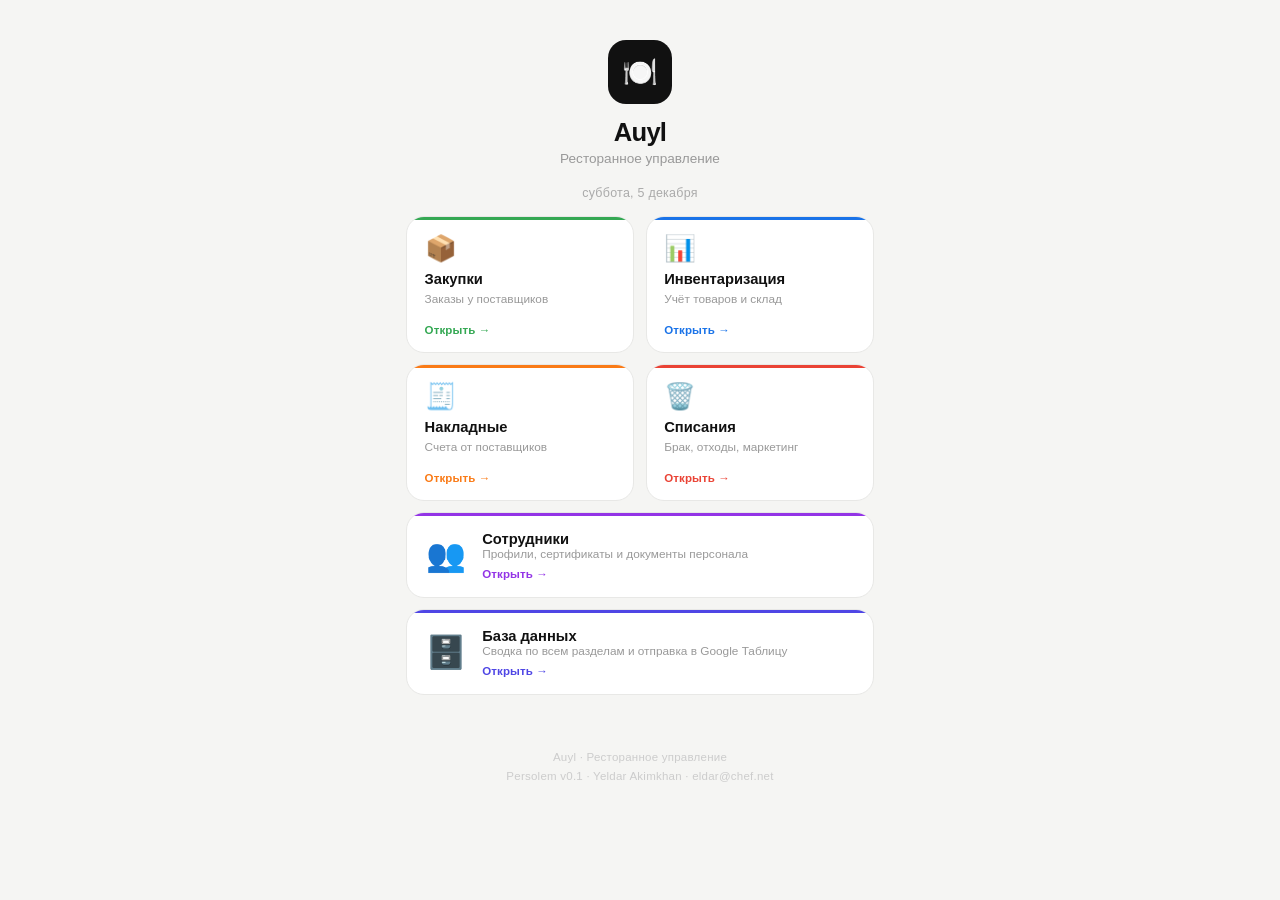
<file: index.html>
<!DOCTYPE html>
<html lang="ru">
<head>
  <meta charset="UTF-8">
  <meta name="viewport" content="width=device-width, initial-scale=1.0, maximum-scale=1.5, user-scalable=yes">
  <title>Auyl · Управление</title>
  <style>
    *, *::before, *::after { box-sizing: border-box; margin: 0; padding: 0; }

    body {
      font-family: -apple-system, BlinkMacSystemFont, 'Segoe UI', Helvetica, sans-serif;
      background: #f5f5f3;
      color: #111;
      min-height: 100vh;
    }

    /* ── Header ── */
    header {
      padding: 2.5rem 1.5rem 1.25rem;
      text-align: center;
    }
    .logo-wrap {
      width: 64px; height: 64px;
      background: #111;
      border-radius: 18px;
      display: flex; align-items: center; justify-content: center;
      margin: 0 auto 0.9rem;
      font-size: 1.8rem;
    }
    h1 {
      font-size: 1.6rem;
      font-weight: 700;
      letter-spacing: -0.03em;
    }
    .subtitle {
      color: #999;
      font-size: 0.85rem;
      margin-top: 0.2rem;
    }

    /* ── Date badge ── */
    .date-bar {
      text-align: center;
      font-size: 0.78rem;
      color: #aaa;
      margin-bottom: 0.5rem;
      letter-spacing: 0.02em;
    }

    /* ── Grid ── */
    .grid {
      display: grid;
      grid-template-columns: 1fr 1fr;
      gap: 0.7rem;
      padding: 0.5rem 1rem 2.5rem;
      max-width: 500px;
      margin: 0 auto;
    }

    /* ── Cards ── */
    .card {
      background: #fff;
      border-radius: 18px;
      padding: 1.2rem 1.1rem 1rem;
      text-decoration: none;
      color: inherit;
      border: 1px solid #e8e8e6;
      display: flex;
      flex-direction: column;
      gap: 0.3rem;
      transition: transform 0.12s ease, box-shadow 0.12s ease;
      cursor: pointer;
      position: relative;
      overflow: hidden;
    }
    .card:active { transform: scale(0.96); box-shadow: none; }

    /* top accent line */
    .card::before {
      content: '';
      position: absolute;
      top: 0; left: 0; right: 0;
      height: 3px;
      border-radius: 18px 18px 0 0;
    }
    .c-green::before  { background: #34a853; }
    .c-blue::before   { background: #1a73e8; }
    .c-orange::before { background: #fa7b17; }
    .c-red::before    { background: #ea4335; }
    .c-purple::before { background: #9334e6; }
    .c-indigo::before { background: #4f46e5; }

    .card .icon { font-size: 1.6rem; line-height: 1; margin-bottom: 0.3rem; }
    .card .name { font-weight: 650; font-size: 0.92rem; }
    .card .desc { font-size: 0.74rem; color: #999; line-height: 1.35; }
    .card .open {
      margin-top: 0.7rem;
      font-size: 0.72rem;
      font-weight: 600;
      letter-spacing: 0.01em;
      color: #bbb;
    }
    .c-green  .open { color: #34a853; }
    .c-blue   .open { color: #1a73e8; }
    .c-orange .open { color: #fa7b17; }
    .c-red    .open { color: #ea4335; }
    .c-purple .open { color: #9334e6; }
    .c-indigo .open { color: #4f46e5; }

    /* wide card */
    .card.wide { grid-column: 1 / -1; flex-direction: row; align-items: center; gap: 1rem; padding: 1.1rem 1.2rem; }
    .card.wide .text { flex: 1; }
    .card.wide .icon { font-size: 2rem; margin-bottom: 0; }
    .card.wide .open { margin-top: 0.3rem; }

    /* ── Footer ── */
    footer {
      text-align: center;
      padding: 1rem;
      color: #ccc;
      font-size: 0.72rem;
      letter-spacing: 0.02em;
    }
  </style>
</head>
<body>

<header>
  <div class="logo-wrap">🍽️</div>
  <h1>Auyl</h1>
  <p class="subtitle">Ресторанное управление</p>
</header>

<div class="date-bar" id="datebar"></div>

<div class="grid">

  <a href="purchasing.html" class="card c-green">
    <div class="icon">📦</div>
    <div class="name">Закупки</div>
    <div class="desc">Заказы у поставщиков</div>
    <div class="open">Открыть →</div>
  </a>

  <a href="inventory.html" class="card c-blue">
    <div class="icon">📊</div>
    <div class="name">Инвентаризация</div>
    <div class="desc">Учёт товаров и склад</div>
    <div class="open">Открыть →</div>
  </a>

  <a href="invoices.html" class="card c-orange">
    <div class="icon">🧾</div>
    <div class="name">Накладные</div>
    <div class="desc">Счета от поставщиков</div>
    <div class="open">Открыть →</div>
  </a>

  <a href="writeoffs.html" class="card c-red">
    <div class="icon">🗑️</div>
    <div class="name">Списания</div>
    <div class="desc">Брак, отходы, маркетинг</div>
    <div class="open">Открыть →</div>
  </a>

  <a href="staff.html" class="card c-purple wide">
    <div class="icon">👥</div>
    <div class="text">
      <div class="name">Сотрудники</div>
      <div class="desc">Профили, сертификаты и документы персонала</div>
      <div class="open">Открыть →</div>
    </div>
  </a>

  <a href="database.html" class="card c-indigo wide">
    <div class="icon">🗄️</div>
    <div class="text">
      <div class="name">База данных</div>
      <div class="desc">Сводка по всем разделам и отправка в Google Таблицу</div>
      <div class="open">Открыть →</div>
    </div>
  </a>

</div>

<footer>Auyl · Ресторанное управление<br><span style="display:inline-block;margin-top:.4rem;color:#ccc">Persolem v0.1 · Yeldar Akimkhan · eldar@chef.net</span></footer>

<script>
  const d = new Date();
  const opts = { weekday:'long', day:'numeric', month:'long' };
  document.getElementById('datebar').textContent =
    d.toLocaleDateString('ru-RU', opts);
</script>

</body>
</html>
</file>
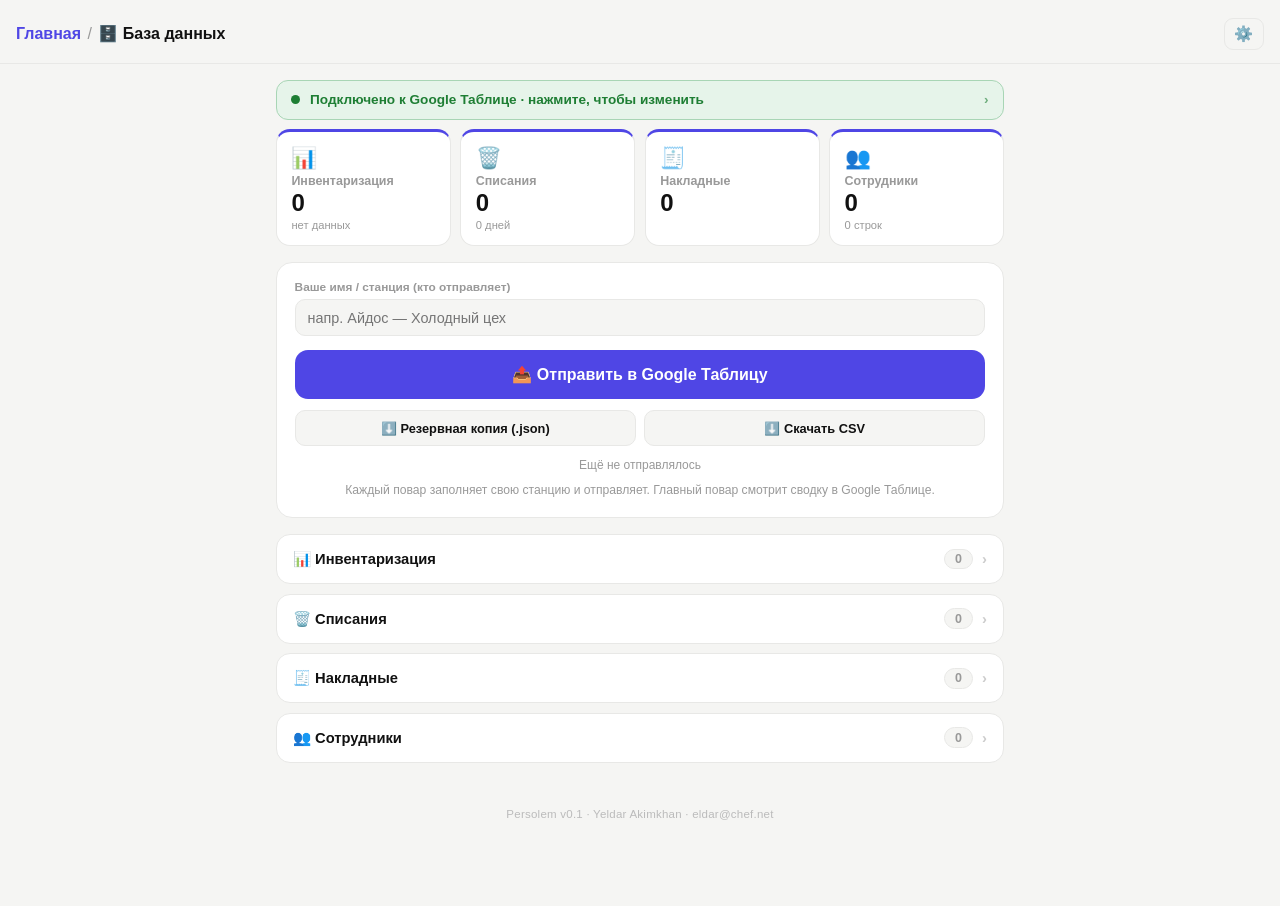
<file: database.html>
<!DOCTYPE html>
<html lang="ru">
<head>
<meta charset="UTF-8">
<meta name="viewport" content="width=device-width, initial-scale=1.0, maximum-scale=1.5, user-scalable=yes">
<title>Auyl · База данных</title>
<style>
*,*::before,*::after{box-sizing:border-box;margin:0;padding:0}
:root{--acc:#4f46e5;--acc2:#4338ca;--bg:#f5f5f3;--card:#fff;--brd:#e8e8e6;--txt:#111;--mut:#999;
      --ok:#1e7e34;--ok-bg:#e6f4ea;--warn:#b45309;--warn-bg:#fef3c7;--code:#1e1e2e}
body{font-family:-apple-system,BlinkMacSystemFont,'Segoe UI',sans-serif;background:var(--bg);color:var(--txt);min-height:100vh;padding-bottom:3rem}

/* topbar + breadcrumbs */
.topbar{display:flex;align-items:center;gap:.7rem;padding:1.1rem 1rem .8rem;position:sticky;top:0;background:var(--bg);z-index:10;border-bottom:1px solid var(--brd)}
.crumbs{flex:1;display:flex;align-items:center;gap:.4rem;font-size:1rem;font-weight:700;min-width:0}
.crumbs a{color:var(--acc);text-decoration:none;font-weight:600}
.crumbs a:hover{text-decoration:underline}
.crumbs .csep{color:var(--mut);font-weight:400}
.crumbs .ccur{overflow:hidden;text-overflow:ellipsis;white-space:nowrap}
.gear{background:none;border:1px solid var(--brd);border-radius:9px;padding:.4rem .6rem;font-size:.95rem;cursor:pointer;color:var(--mut)}

.wrap{max-width:760px;margin:0 auto;padding:.5rem 1rem}

/* connection bar */
.conn{display:flex;align-items:center;gap:.6rem;padding:.7rem .9rem;border-radius:12px;font-size:.85rem;font-weight:600;margin:.5rem 0;cursor:pointer;border:1px solid}
.conn.on{background:var(--ok-bg);border-color:#a8d5b5;color:var(--ok)}
.conn.off{background:var(--warn-bg);border-color:#fde68a;color:var(--warn)}
.conn .dot{width:9px;height:9px;border-radius:50%;flex-shrink:0}
.conn.on .dot{background:var(--ok)}
.conn.off .dot{background:var(--warn)}
.conn .arrow{margin-left:auto;opacity:.6}

/* summary grid */
.sgrid{display:grid;grid-template-columns:1fr 1fr;gap:.6rem;margin:.6rem 0 1rem}
@media(min-width:560px){.sgrid{grid-template-columns:repeat(4,1fr)}}
.scard{background:var(--card);border:1px solid var(--brd);border-radius:14px;padding:.85rem .9rem;border-top:3px solid var(--acc)}
.scard .ic{font-size:1.3rem}
.scard .nm{font-size:.78rem;color:var(--mut);margin-top:.25rem;font-weight:600}
.scard .vl{font-size:1.5rem;font-weight:800;letter-spacing:-.02em;margin-top:.1rem}
.scard .sub{font-size:.7rem;color:var(--mut);margin-top:.1rem}

/* send panel */
.send-panel{background:var(--card);border:1px solid var(--brd);border-radius:16px;padding:1.1rem;margin-bottom:1rem}
.send-panel .sp-name{display:flex;flex-direction:column;gap:.3rem;margin-bottom:.85rem}
.send-panel label{font-size:.74rem;color:var(--mut);font-weight:600}
.send-panel input{border:1px solid var(--brd);border-radius:10px;padding:.6rem .75rem;font-size:.9rem;font-family:inherit;background:var(--bg);color:var(--txt);outline:none}
.send-panel input:focus{border-color:var(--acc);background:#fff}
.btn-send{width:100%;background:var(--acc);color:#fff;border:none;border-radius:13px;padding:.95rem;font-size:1rem;font-weight:700;cursor:pointer;display:flex;align-items:center;justify-content:center;gap:.5rem;transition:transform .1s,opacity .15s}
.btn-send:active{transform:scale(.98)}
.btn-send:disabled{opacity:.6;cursor:default}
.spin{width:16px;height:16px;border:2px solid rgba(255,255,255,.45);border-top-color:#fff;border-radius:50%;animation:sp .7s linear infinite;display:none}
@keyframes sp{to{transform:rotate(360deg)}}
.btn-send.sending .spin{display:inline-block}
.fallbacks{display:flex;gap:.5rem;margin-top:.7rem}
.fallbacks button{flex:1;background:var(--bg);border:1px solid var(--brd);border-radius:10px;padding:.6rem;font-size:.8rem;font-weight:600;color:var(--txt);cursor:pointer}
.fallbacks button:hover{border-color:var(--acc);color:var(--acc)}
.lastsent{font-size:.75rem;color:var(--mut);text-align:center;margin-top:.7rem}
.hint{font-size:.76rem;color:var(--mut);line-height:1.5;margin-top:.6rem;text-align:center}

/* review */
.rev{background:var(--card);border:1px solid var(--brd);border-radius:14px;margin-bottom:.6rem;overflow:hidden}
.rev>summary{list-style:none;cursor:pointer;padding:.85rem 1rem;display:flex;align-items:center;gap:.6rem;font-weight:700;font-size:.92rem}
.rev>summary::-webkit-details-marker{display:none}
.rev>summary .cnt{margin-left:auto;font-size:.78rem;font-weight:600;color:var(--mut);background:var(--bg);border:1px solid var(--brd);border-radius:20px;padding:.15rem .6rem}
.rev>summary .chev{color:#ccc;transition:transform .15s}
.rev[open]>summary .chev{transform:rotate(90deg)}
.tbl-scroll{overflow-x:auto;border-top:1px solid var(--brd)}
table{border-collapse:collapse;width:100%;font-size:.76rem}
th,td{border-bottom:1px solid #f1f1ef;padding:.4rem .6rem;text-align:left;white-space:nowrap}
th{background:#fafaf8;color:var(--mut);font-weight:700;position:sticky;top:0}
.more{padding:.55rem 1rem;font-size:.74rem;color:var(--mut);background:#fafaf8}
.rev-empty{padding:.9rem 1rem;font-size:.82rem;color:var(--mut)}

/* overlay/settings */
.ov{display:none;position:fixed;inset:0;background:rgba(0,0,0,.45);z-index:60;align-items:flex-end;justify-content:center}
.ov.open{display:flex}
.sheet{background:var(--card);border-radius:22px 22px 0 0;width:100%;max-width:620px;max-height:92vh;overflow-y:auto;padding:1.1rem 1.2rem 2.5rem;animation:up .2s ease}
@keyframes up{from{transform:translateY(40px);opacity:0}to{transform:none;opacity:1}}
.handle{width:36px;height:4px;background:var(--brd);border-radius:4px;margin:0 auto .9rem}
.sheet h2{font-size:1.1rem;font-weight:800;margin-bottom:.3rem}
.sheet .lead{font-size:.82rem;color:var(--mut);line-height:1.5;margin-bottom:1rem}
.fld{margin-bottom:.85rem}
.fld label{display:block;font-size:.76rem;color:var(--mut);font-weight:600;margin-bottom:.3rem}
.fld input{width:100%;border:1px solid var(--brd);border-radius:10px;padding:.6rem .75rem;font-size:.88rem;font-family:inherit;background:var(--bg);color:var(--txt);outline:none}
.fld input:focus{border-color:var(--acc);background:#fff}
.row-btns{display:flex;gap:.5rem;margin:.4rem 0 1rem}
.row-btns button{flex:1;border-radius:10px;padding:.65rem;font-size:.85rem;font-weight:700;cursor:pointer;border:none}
.b-primary{background:var(--acc);color:#fff}
.b-ghost{background:var(--bg);color:var(--txt);border:1px solid var(--brd)!important}

/* setup guide */
.guide{border:1px solid var(--brd);border-radius:12px;overflow:hidden;margin-top:.5rem}
.guide>summary{cursor:pointer;list-style:none;padding:.8rem .9rem;font-weight:700;font-size:.88rem;background:#fafaf8;display:flex;align-items:center;gap:.5rem}
.guide>summary::-webkit-details-marker{display:none}
.guide-body{padding:.9rem;font-size:.82rem;line-height:1.6}
.guide-body ol{padding-left:1.2rem;margin:.3rem 0 .8rem}
.guide-body li{margin-bottom:.45rem}
.guide-body b{font-weight:700}
.codebox{position:relative;background:var(--code);color:#e4e4ef;border-radius:10px;padding:.85rem .9rem;margin:.5rem 0;overflow-x:auto}
.codebox pre{font-family:'SF Mono',ui-monospace,Menlo,Consolas,monospace;font-size:.72rem;line-height:1.5;white-space:pre;color:#e4e4ef}
.copy-code{position:absolute;top:.55rem;right:.55rem;background:rgba(255,255,255,.12);border:1px solid rgba(255,255,255,.2);color:#fff;border-radius:7px;padding:.25rem .6rem;font-size:.72rem;font-weight:600;cursor:pointer}
.copy-code:hover{background:rgba(255,255,255,.22)}

/* toast */
.toast{position:fixed;bottom:1.5rem;left:50%;transform:translateX(-50%) translateY(10px);background:var(--txt);color:#fff;font-size:.88rem;font-weight:600;padding:.7rem 1.2rem;border-radius:999px;box-shadow:0 6px 20px rgba(0,0,0,.25);z-index:300;opacity:0;pointer-events:none;transition:opacity .2s,transform .2s;max-width:90vw;text-align:center}
.toast.show{opacity:1;transform:translateX(-50%) translateY(0)}
.toast.ok{background:var(--ok)}
.toast.err{background:#c5221f}
</style>
</head>
<body>

<div class="topbar">
  <nav class="crumbs">
    <a href="index.html">Главная</a>
    <span class="csep">/</span>
    <span class="ccur">🗄️ База данных</span>
  </nav>
  <button class="gear" onclick="openSettings()">⚙️</button>
</div>

<div class="wrap">

  <div id="connBar" class="conn off" onclick="openSettings()">
    <span class="dot"></span>
    <span id="connText">Не подключено к Google Таблице — нажмите, чтобы настроить</span>
    <span class="arrow">›</span>
  </div>

  <div class="sgrid" id="sgrid"></div>

  <div class="send-panel">
    <div class="sp-name">
      <label>Ваше имя / станция (кто отправляет)</label>
      <input type="text" id="sender" placeholder="напр. Айдос — Холодный цех" oninput="saveSender()">
    </div>
    <button class="btn-send" id="sendBtn" onclick="sendToSheet()">
      <span class="spin"></span>
      <span id="sendLabel">📤 Отправить в Google Таблицу</span>
    </button>
    <div class="fallbacks">
      <button onclick="downloadJSON()">⬇️ Резервная копия (.json)</button>
      <button onclick="downloadCSV()">⬇️ Скачать CSV</button>
    </div>
    <div class="lastsent" id="lastSent"></div>
    <div class="hint">Каждый повар заполняет свою станцию и отправляет. Главный повар смотрит сводку в Google Таблице.</div>
  </div>

  <div id="review"></div>

</div>

<!-- SETTINGS -->
<div class="ov" id="settingsOv" onclick="ovBg(event,'settingsOv')">
  <div class="sheet">
    <div class="handle"></div>
    <h2>Подключение к Google Таблице</h2>
    <p class="lead">Вставьте ссылку веб-приложения Google Apps Script. Все отправки будут добавляться в вашу Google Таблицу.</p>

    <div class="fld">
      <label>Ссылка веб-приложения (URL)</label>
      <input type="url" id="urlInput" placeholder="https://script.google.com/macros/s/.../exec">
    </div>
    <div class="row-btns">
      <button class="b-ghost" onclick="testConnection()">Проверить</button>
      <button class="b-primary" onclick="saveUrl()">Сохранить</button>
    </div>

    <details class="guide">
      <summary>📋 Как создать базу (пошагово)</summary>
      <div class="guide-body">
        <ol>
          <li>Откройте <b>sheets.google.com</b> и создайте новую таблицу (это и есть ваша база).</li>
          <li>Меню <b>Расширения → Apps Script</b>.</li>
          <li>Удалите код в окне и вставьте код ниже. Нажмите <b>Сохранить</b> (значок дискеты).</li>
          <li>Нажмите <b>Развернуть → Новое развёртывание</b>.</li>
          <li>Тип: <b>Веб-приложение</b>. «Кто имеет доступ» → <b>Все</b>. Нажмите <b>Развернуть</b>, разрешите доступ.</li>
          <li>Скопируйте <b>URL веб-приложения</b> и вставьте его в поле выше. Готово!</li>
        </ol>
        <div class="codebox">
          <button class="copy-code" onclick="copyCode()">Копировать</button>
          <pre id="gsCode"></pre>
        </div>
        <div style="font-size:.78rem;color:var(--mut)">Каждая кухонная станция получает свою отдельную вкладку (Кондитерка, Мучной цех и т.д.), плюс вкладки Списания, Накладные, Сотрудники. Повторные записи одной позиции суммируются. Каждая отправка добавляет строки с датой и именем отправителя.</div>
      </div>
    </details>
  </div>
</div>

<div class="toast" id="toast"></div>

<script>
// ════════ KEYS ════════
const K_INV='auyl_inv_v3', K_WO='auyl_wo_v3', K_INVOICE='auyl_invoices_v2', K_STAFF='auyl_staff_v1';
const K_URL='auyl_db_url', K_SENDER='auyl_db_sender', K_LAST='auyl_db_lastsend';
// Pre-configured Google Apps Script web-app endpoint (used unless overridden in settings)
const DEFAULT_URL='https://script.google.com/macros/s/AKfycbz083WqanbqliGb0yZoCWudwx35rXLKpCqOPDhRB7owPxcrvAd7TCrttN4tTp3s1Wje0A/exec';
function getUrl(){return localStorage.getItem(K_URL)||DEFAULT_URL;}

// id → human names (mirror of the other pages)
const ST_MAP={k:'Кондитерка',mc:'Мучной цех',gs:'Горячий (Сервис)',tn:'Тандыр',pm:'Плюс мясо',gz:'Горячий (ЗЦ)',pl:'Плюс',hp:'Хоспер',sk:'Сухой склад',vs:'Вок сервис',cz:'Холодный (ЗЦ)',rz:'Раздача',cs:'Холодный (Сервис)',hz:'Хоспер (ЗЦ)',mn:'Минус'};
const ST_ICON={k:'🍰',mc:'🥐',gs:'🔥',tn:'🫓',pm:'🥩',gz:'🍲',pl:'🥦',hp:'🍖',sk:'📦',vs:'🥢',cz:'❄️',rz:'🍽️',cs:'🥗',hz:'🍗',mn:'⚖️'};
const SEC_TITLES={sluzh:'Служебное питание',porcha:'Порча',open:'Open Food',ukr:'Украшения',mkt:'Маркетинг',menu:'Меню',otr:'Отработки',nev:'Невозвратные отходы',b2k:'Перемещения: с бара на кухню',k2b:'Перемещения: с кухни на бар'};

function readJSON(k,def){try{return JSON.parse(localStorage.getItem(k))||def;}catch{return def;}}

// ════════ FLATTENERS ════════
function fmtNum(n){return Number.isInteger(n)?n:parseFloat(n.toFixed(3));}
// Unit families for smart summing: г↔кг and мл↔л convert to a base unit; counts (шт/порции/уп) stay separate.
const UNIT_CONV={'кг':{f:'w',m:1},'г':{f:'w',m:0.001},'л':{f:'v',m:1},'мл':{f:'v',m:0.001}};
const FAM_BASE={w:'кг',v:'л'};
// One block per kitchen station. Multiple records of the same item (same station+date)
// are summed into a single row.
const INV_HEADERS=['Дата','Повар','Позиция','Кол-во','Ед.','Записи'];
function invBlocksByStation(){
  const data=readJSON(K_INV,{});
  const acc={}; // sid -> rows[]
  Object.keys(data).sort().forEach(date=>{
    const stations=data[date]||{};
    Object.keys(stations).forEach(sid=>{
      const sd=stations[sid]||{}; const cook=sd.cook||'';
      const push=(name,entries)=>{
        const valid=(entries||[]).filter(e=>e&&e.q!==''&&e.q!=null);
        if(!valid.length) return;
        const fams={};
        const addFam=(u,val)=>{
          const info=UNIT_CONV[u];
          const fk=info?'f:'+info.f:'u:'+u;
          if(!fams[fk]) fams[fk]={base:info?FAM_BASE[info.f]:u,baseSum:0,units:{}};
          fams[fk].baseSum+=(val||0)*(info?info.m:1);
          fams[fk].units[u]=(fams[fk].units[u]||0)+(val||0);
        };
        valid.forEach(e=>{
          addFam(e.u||'',parseFloat(e.q)||0);
          if(e.p) addFam('шт',parseFloat(e.p)||0); // legacy separate-pieces field
        });
        // same unit → keep it (60г+40г=100г); mixed within a family → base unit (60г+90кг=90.06кг)
        const famStr=f=>{
          const us=Object.keys(f.units);
          return us.length===1?`${fmtNum(f.units[us[0]])} ${us[0]}`:`${fmtNum(f.baseSum)} ${f.base}`;
        };
        const fk=Object.keys(fams);
        let qty,unit;
        if(fk.length===1){
          const f=fams[fk[0]],us=Object.keys(f.units);
          if(us.length===1){ qty=fmtNum(f.units[us[0]]); unit=us[0]; }
          else { qty=fmtNum(f.baseSum); unit=f.base; }
        } else { qty=fk.map(famStr).join(' + '); unit=''; }
        // breakdown of each record — reveals calculator math (3шт×0.5кг) or legacy pieces
        const showBreak=valid.length>1||valid.some(e=>e.raw&&e.raw.qty&&e.raw.weight);
        const breakdown=showBreak
          ? valid.map(e=>{
              if(e.raw&&e.raw.qty&&e.raw.weight) return `${fmtNum(parseFloat(e.raw.qty)||0)}шт×${fmtNum(parseFloat(e.raw.weight)||0)}${e.raw.unit||''}`;
              return `${fmtNum(parseFloat(e.q)||0)}${e.u||''}${e.p?` (${e.p}шт)`:''}`;
            }).join(' + ')
          : '';
        (acc[sid]=acc[sid]||[]).push([date,cook,name,qty,unit,breakdown]);
      };
      const items=sd.items||{};
      Object.keys(items).forEach(name=>{
        let e=items[name];
        if(!Array.isArray(e)) e=e?[{q:String(e),u:'кг'}]:[];
        push(name,e);
      });
      (sd.custom||[]).forEach(c=>push(c.n||'',c.entries||[]));
    });
  });
  const blocks=[];
  Object.keys(ST_MAP).forEach(sid=>{ if(acc[sid]&&acc[sid].length) blocks.push({sid,sname:ST_MAP[sid],headers:INV_HEADERS,rows:acc[sid]}); });
  Object.keys(acc).forEach(sid=>{ if(!ST_MAP[sid]&&acc[sid].length) blocks.push({sid,sname:sid,headers:INV_HEADERS,rows:acc[sid]}); });
  return blocks;
}
function woRows(){
  const recs=readJSON(K_WO,[]); const rows=[];
  recs.forEach(r=>{
    const date=r.date||'', chefs=r.chefs||'';
    Object.keys(SEC_TITLES).forEach(sid=>{
      const blk=r[sid]; if(!blk) return;
      (blk.items||[]).forEach(it=>{ if(it&&it.q) rows.push([date,chefs,SEC_TITLES[sid],it.n,it.q,it.u||'']); });
      (blk.custom||[]).forEach(c=>{ if(c&&c.n&&c.q) rows.push([date,chefs,SEC_TITLES[sid],c.n,c.q,c.u||'']); });
    });
  });
  return {headers:['Дата','Су-шефы','Раздел','Позиция','Кол-во','Ед.'],rows};
}
function invoiceRows(){
  const recs=readJSON(K_INVOICE,[]);
  const rows=recs.slice().sort((a,b)=>(b.date||'').localeCompare(a.date||''))
    .map(i=>[i.date||'',i.supplier||'',i.status||'',i.person||'',i.note||'',i.linkX||'',i.linkV||'']);
  return {headers:['Дата','Поставщик','Статус','Ответственный','Примечание','Черновик','Чистовик'],rows};
}
function staffRows(){
  const recs=readJSON(K_STAFF,[]); const rows=[];
  recs.forEach(s=>{
    const base=[s.name||'',s.role||'',s.phone||'',s.iin||'',s.dob||'',s.start||''];
    if(s.docs&&s.docs.length){ s.docs.forEach(d=>rows.push([...base,d.type||'',d.number||'',d.issued||'',d.expires||''])); }
    else rows.push([...base,'','','','']);
  });
  return {headers:['ФИО','Должность','Телефон','ИИН','Дата рожд.','Дата приёма','Документ','Номер','Выдан','До'],rows};
}

function collect(){
  return {invStations:invBlocksByStation(),wo:woRows(),invoice:invoiceRows(),staff:staffRows()};
}

// ════════ RENDER ════════
function render(){
  const c=collect();
  // summary
  const invDates=Object.keys(readJSON(K_INV,{})).length;
  const invTotal=c.invStations.reduce((s,b)=>s+b.rows.length,0);
  const cards=[
    {ic:'📊',nm:'Инвентаризация',vl:invTotal,sub:c.invStations.length?`${c.invStations.length} станций · ${invDates} дат`:'нет данных'},
    {ic:'🗑️',nm:'Списания',vl:c.wo.rows.length,sub:`${readJSON(K_WO,[]).length} дней`},
    {ic:'🧾',nm:'Накладные',vl:c.invoice.rows.length,sub:''},
    {ic:'👥',nm:'Сотрудники',vl:readJSON(K_STAFF,[]).length,sub:`${c.staff.rows.length} строк`}
  ];
  document.getElementById('sgrid').innerHTML=cards.map(x=>`
    <div class="scard"><div class="ic">${x.ic}</div><div class="nm">${x.nm}</div>
      <div class="vl">${x.vl}</div><div class="sub">${x.sub}</div></div>`).join('');

  // review accordions — one per kitchen station, then the other sheets
  const invBlocksHtml=c.invStations.length
    ? c.invStations.map(b=>revBlock((ST_ICON[b.sid]||'📊')+' '+b.sname,b)).join('')
    : revBlock('📊 Инвентаризация',{headers:INV_HEADERS,rows:[]});
  document.getElementById('review').innerHTML=
    invBlocksHtml+
    revBlock('🗑️ Списания',c.wo)+
    revBlock('🧾 Накладные',c.invoice)+
    revBlock('👥 Сотрудники',c.staff);

  // connection
  const url=getUrl();
  const bar=document.getElementById('connBar'), txt=document.getElementById('connText');
  if(url){bar.className='conn on';txt.textContent='Подключено к Google Таблице · нажмите, чтобы изменить';}
  else{bar.className='conn off';txt.textContent='Не подключено к Google Таблице — нажмите, чтобы настроить';}

  // sender + last sent
  document.getElementById('sender').value=localStorage.getItem(K_SENDER)||'';
  const last=readJSON(K_LAST,null);
  document.getElementById('lastSent').textContent=last?`Последняя отправка: ${new Date(last.at).toLocaleString('ru-RU')} · ${last.rows} строк`:'Ещё не отправлялось';
}

function esc(s){return String(s==null?'':s).replace(/&/g,'&amp;').replace(/</g,'&lt;').replace(/>/g,'&gt;');}
function revBlock(title,block){
  const n=block.rows.length;
  if(!n) return `<details class="rev"><summary><span>${title}</span><span class="cnt">0</span><span class="chev">›</span></summary><div class="rev-empty">Нет данных.</div></details>`;
  const show=block.rows.slice(0,20);
  const head=`<tr>${block.headers.map(h=>`<th>${esc(h)}</th>`).join('')}</tr>`;
  const body=show.map(r=>`<tr>${r.map(c=>`<td>${esc(c)}</td>`).join('')}</tr>`).join('');
  const more=n>20?`<div class="more">…ещё ${n-20} строк — будут отправлены полностью</div>`:'';
  return `<details class="rev"><summary><span>${title}</span><span class="cnt">${n} строк</span><span class="chev">›</span></summary>
    <div class="tbl-scroll"><table><thead>${head}</thead><tbody>${body}</tbody></table></div>${more}</details>`;
}

// ════════ PAYLOAD ════════
function buildPayload(){
  const c=collect();
  const at=new Date().toISOString();
  const sender=localStorage.getItem(K_SENDER)||'';
  const stamp=new Date().toLocaleString('ru-RU');
  const withMeta=b=>({headers:['Отправлено','Отправитель',...b.headers],rows:b.rows.map(r=>[stamp,sender,...r])});
  const sheets={};
  c.invStations.forEach(b=>{ sheets[b.sname]=withMeta(b); });
  sheets['Списания']=withMeta(c.wo);
  sheets['Накладные']=withMeta(c.invoice);
  sheets['Сотрудники']=withMeta(c.staff);
  return {device:sender,sentAt:at,sheets};
}
function totalRows(p){return Object.values(p.sheets).reduce((s,b)=>s+b.rows.length,0);}

// ════════ SEND ════════
async function sendToSheet(){
  const url=getUrl();
  if(!url){openSettings();toast('Сначала подключите Google Таблицу','err');return;}
  const payload=buildPayload();
  const total=totalRows(payload);
  if(total===0){toast('Нет данных для отправки','err');return;}
  setSending(true);
  try{
    await fetch(url,{method:'POST',mode:'no-cors',body:JSON.stringify(payload)});
    setSending(false);
    localStorage.setItem(K_LAST,JSON.stringify({at:new Date().toISOString(),rows:total}));
    toast('✓ Отправлено: '+total+' строк','ok');
    render();
    setTimeout(askClear,500);
  }catch(err){
    setSending(false);
    toast('Ошибка сети. Проверьте интернет и ссылку.','err');
  }
}
function setSending(on){
  const b=document.getElementById('sendBtn');
  b.disabled=on; b.classList.toggle('sending',on);
  document.getElementById('sendLabel').textContent=on?'Отправка…':'📤 Отправить в Google Таблицу';
}
function askClear(){
  if(confirm('Данные отправлены ✓\n\nОчистить инвентаризацию и списания на этом устройстве, чтобы начать новый период?\n\n(Сотрудники и накладные сохранятся.)')){
    localStorage.removeItem(K_INV);
    localStorage.removeItem(K_WO);
    render();
    toast('Инвентаризация и списания очищены','ok');
  }
}

async function testConnection(){
  const url=document.getElementById('urlInput').value.trim()||getUrl();
  if(!url){toast('Введите ссылку','err');return;}
  try{
    await fetch(url,{method:'POST',mode:'no-cors',body:JSON.stringify({sheets:{'Тест':{headers:['Проверка','Время'],rows:[['OK',new Date().toLocaleString('ru-RU')]]}}})});
    toast('Отправлен тест — проверьте вкладку «Тест» в таблице','ok');
  }catch(e){toast('Не удалось отправить тест','err');}
}

// ════════ FALLBACK DOWNLOADS ════════
function dl(name,text,type){const a=document.createElement('a');a.href=URL.createObjectURL(new Blob(['\uFEFF'+text],{type}));a.download=name;a.click();}
function downloadJSON(){
  const backup={inv:readJSON(K_INV,{}),wo:readJSON(K_WO,[]),invoices:readJSON(K_INVOICE,[]),staff:readJSON(K_STAFF,[]),exportedAt:new Date().toISOString()};
  dl(`auyl_backup_${new Date().toISOString().slice(0,10)}.json`,JSON.stringify(backup,null,2),'application/json');
}
function toCSV(rows){return rows.map(r=>r.map(v=>`"${String(v==null?'':v).replace(/"/g,'""')}"`).join(',')).join('\n');}
function downloadCSV(){
  const c=collect(); let out='';
  c.invStations.forEach(b=>{ out+='ИНВЕНТАРИЗАЦИЯ — '+b.sname+'\n'+toCSV([b.headers,...b.rows])+'\n\n'; });
  const blocks={'СПИСАНИЯ':c.wo,'НАКЛАДНЫЕ':c.invoice,'СОТРУДНИКИ':c.staff};
  Object.keys(blocks).forEach(name=>{const b=blocks[name];out+=name+'\n'+toCSV([b.headers,...b.rows])+'\n\n';});
  dl(`auyl_${new Date().toISOString().slice(0,10)}.csv`,out,'text/csv;charset=utf-8');
}

// ════════ SETTINGS ════════
function openSettings(){
  document.getElementById('urlInput').value=getUrl();
  document.getElementById('settingsOv').classList.add('open');
}
function closeSettings(){document.getElementById('settingsOv').classList.remove('open');}
function ovBg(e,id){if(e.target===document.getElementById(id))closeSettings();}
function saveUrl(){
  const v=document.getElementById('urlInput').value.trim();
  if(v && !/^https:\/\/script\.google\.com\/macros\//.test(v)){
    if(!confirm('Ссылка не похожа на адрес Apps Script. Сохранить всё равно?'))return;
  }
  localStorage.setItem(K_URL,v);
  render(); closeSettings();
  toast(v?'Подключено ✓':'Ссылка удалена','ok');
}
function saveSender(){localStorage.setItem(K_SENDER,document.getElementById('sender').value);}

// ════════ APPS SCRIPT CODE ════════
const GS_CODE=`function doPost(e) {
  var ss = SpreadsheetApp.getActiveSpreadsheet();
  var data = JSON.parse(e.postData.contents);
  var sheets = data.sheets || {};
  Object.keys(sheets).forEach(function (name) {
    var block = sheets[name];
    var sh = ss.getSheetByName(name) || ss.insertSheet(name);
    if (sh.getLastRow() === 0 && block.headers && block.headers.length) {
      sh.appendRow(block.headers);
    }
    (block.rows || []).forEach(function (row) { sh.appendRow(row); });
  });
  return ContentService
    .createTextOutput(JSON.stringify({ ok: true }))
    .setMimeType(ContentService.MimeType.JSON);
}

function doGet() {
  return ContentService.createTextOutput('Auyl DB endpoint OK');
}`;
function copyCode(){
  navigator.clipboard.writeText(GS_CODE).then(()=>toast('Код скопирован','ok'),()=>{
    const ta=document.createElement('textarea');ta.value=GS_CODE;document.body.appendChild(ta);ta.select();document.execCommand('copy');ta.remove();toast('Код скопирован','ok');
  });
}

// ════════ TOAST ════════
let toastT=null;
function toast(msg,kind){
  const t=document.getElementById('toast');
  t.textContent=msg; t.className='toast show'+(kind?' '+kind:'');
  clearTimeout(toastT); toastT=setTimeout(()=>t.className='toast',2200);
}

// ════════ INIT ════════
document.getElementById('gsCode').textContent=GS_CODE;
render();
</script>
<footer style="text-align:center;padding:1.6rem 1rem 2.2rem;color:#bbb;font-size:.72rem;letter-spacing:.02em;line-height:1.5">Persolem v0.1 · Yeldar Akimkhan · eldar@chef.net</footer>
</body>
</html>
</file>
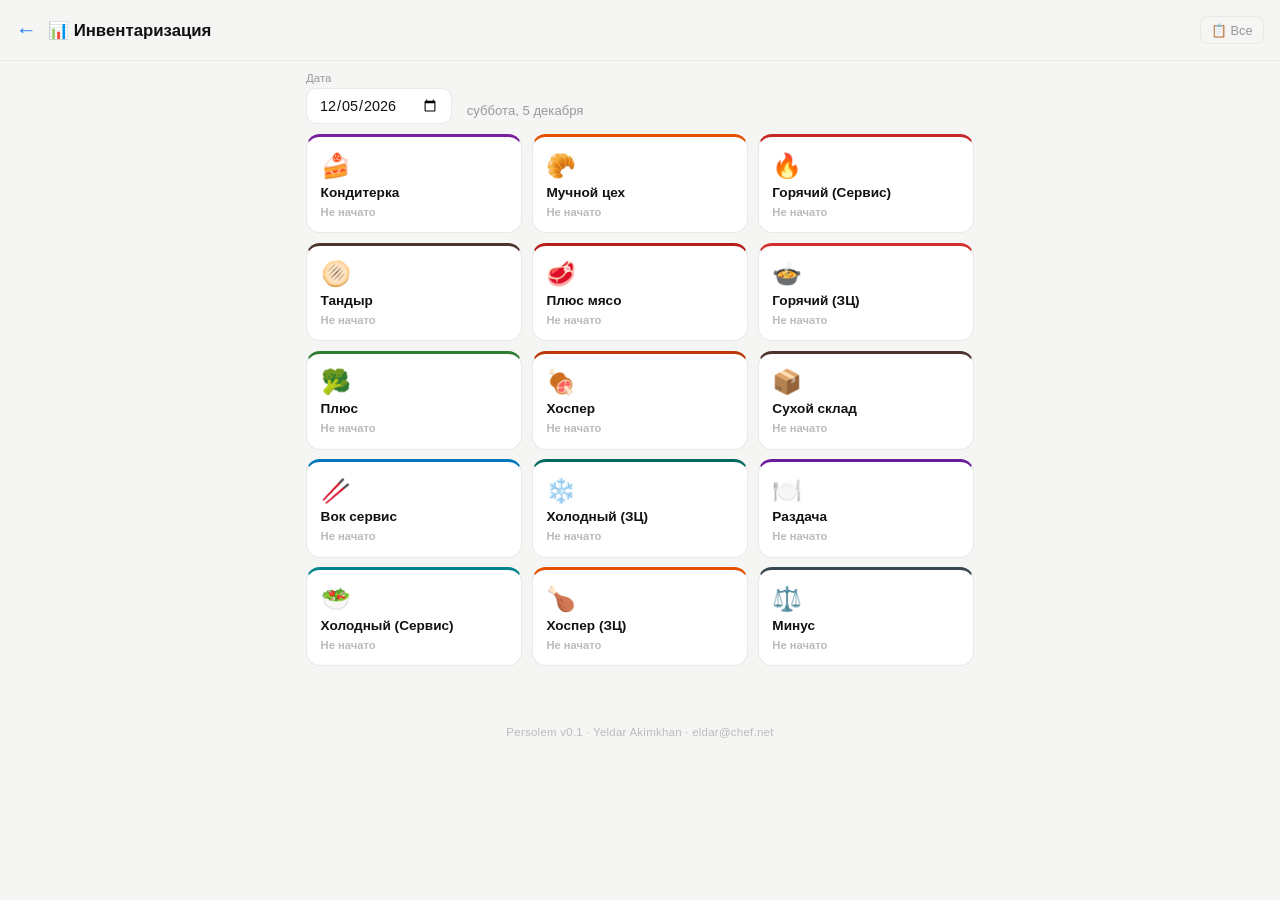
<file: inventory.html>
<!DOCTYPE html>
<html lang="ru">
<head>
<meta charset="UTF-8">
<meta name="viewport" content="width=device-width, initial-scale=1.0, maximum-scale=1.5, user-scalable=yes">
<title>Auyl · Инвентаризация</title>
<style>
*,*::before,*::after{box-sizing:border-box;margin:0;padding:0}
:root{--bg:#f5f5f3;--card:#fff;--brd:#e8e8e6;--txt:#111;--mut:#999;--acc:#1a73e8;--ok:#1e7e34;--ok-bg:#f0fdf4;--ok-brd:#86efac}
body{font-family:-apple-system,BlinkMacSystemFont,'Segoe UI',sans-serif;background:var(--bg);color:var(--txt);min-height:100vh}
.topbar{display:flex;align-items:center;gap:.7rem;padding:1rem;position:sticky;top:0;background:var(--bg);z-index:10;border-bottom:1px solid var(--brd)}
.topbar h1{font-size:1.05rem;font-weight:700;flex:1}
a.back{text-decoration:none;color:var(--acc);font-size:1.3rem}
.tbtn{background:none;border:1px solid var(--brd);border-radius:8px;padding:.35rem .65rem;font-size:.8rem;cursor:pointer;color:var(--mut)}
.date-row{display:flex;align-items:flex-end;gap:.9rem;padding:.7rem 1rem .4rem;max-width:700px;margin:0 auto}
.date-row label{font-size:.72rem;color:var(--mut);display:block;margin-bottom:.2rem}
.date-row input[type=date]{border:1px solid var(--brd);border-radius:10px;padding:.5rem .75rem;font-size:.9rem;background:var(--card);color:var(--txt);outline:none;font-family:inherit}
.date-row input:focus{border-color:var(--acc)}
.dlbl{font-size:.82rem;color:var(--mut);padding-bottom:.4rem}
.sgrid{display:grid;grid-template-columns:1fr 1fr;gap:.6rem;padding:.25rem 1rem 2rem;max-width:700px;margin:0 auto}
@media(min-width:480px){.sgrid{grid-template-columns:1fr 1fr 1fr}}
.sc{background:var(--card);border:1px solid var(--brd);border-radius:14px;padding:.9rem .85rem;cursor:pointer;transition:transform .12s;border-top-width:3px}
.sc:active{transform:scale(.96)}
.sico{font-size:1.5rem;margin-bottom:.3rem}
.snm{font-size:.85rem;font-weight:700;line-height:1.2}
.smeta{font-size:.72rem;color:var(--mut);margin-top:.2rem}
.sprog{font-size:.7rem;margin-top:.3rem;font-weight:600}

/* FORM */
#vForm{display:none;position:fixed;inset:0;background:var(--bg);z-index:50;overflow-y:auto;padding-bottom:3rem}
.ftop{display:flex;align-items:center;justify-content:space-between;padding:.9rem 1rem;background:var(--bg);border-bottom:1px solid var(--brd);position:sticky;top:0;z-index:10;gap:.5rem}
.ft{font-weight:700;font-size:.95rem;flex:1;text-align:center;overflow:hidden;text-overflow:ellipsis;white-space:nowrap}
.bback{background:none;border:none;font-size:1.2rem;color:var(--acc);cursor:pointer;padding:.2rem .3rem;flex-shrink:0}
.bsave{background:var(--acc);color:#fff;border:none;border-radius:9px;padding:.42rem .85rem;font-size:.85rem;font-weight:600;cursor:pointer;flex-shrink:0}
.fbody{padding:.6rem 1rem;max-width:700px;margin:0 auto}
.cook-card{background:var(--card);border:1px solid var(--brd);border-radius:13px;padding:.8rem .9rem;margin-bottom:.6rem;display:flex;gap:.7rem;flex-wrap:wrap}
.fhf{flex:1;min-width:130px}
.fhf label{font-size:.73rem;color:var(--mut);display:block;margin-bottom:.22rem}
.fhf input{width:100%;border:1px solid var(--brd);border-radius:8px;padding:.48rem .65rem;font-size:.88rem;color:var(--txt);background:var(--bg);outline:none;font-family:inherit}
.fhf input:focus{border-color:var(--acc)}
.sec{background:var(--card);border:1px solid var(--brd);border-radius:13px;margin-bottom:.6rem;overflow:hidden}
.shead{display:flex;align-items:center;justify-content:space-between;padding:.58rem .85rem;color:#fff}
.sh-t{font-size:.82rem;font-weight:700}
.sh-u{font-size:.75rem;opacity:.8}
.sh-add{background:rgba(255,255,255,.2);border:1px solid rgba(255,255,255,.3);border-radius:6px;padding:.15rem .5rem;font-size:.72rem;cursor:pointer;color:#fff}
.sublbl{padding:.42rem .85rem .18rem;font-size:.72rem;font-weight:700;color:var(--mut);background:#f9f9f7;border-top:1px solid var(--brd);letter-spacing:.02em}

/* ITEM ROW */
.irow{display:flex;align-items:center;gap:.5rem;padding:.42rem .85rem;border-top:1px solid var(--brd);min-height:46px}
.iname{flex:1;font-size:.82rem;line-height:1.3;min-width:0}
.iadd{background:none;border:1.5px solid var(--brd);border-radius:8px;width:34px;height:34px;font-size:1.25rem;cursor:pointer;color:var(--mut);flex-shrink:0;display:flex;align-items:center;justify-content:center;transition:all .12s}
.iadd:active{border-color:var(--acc);color:var(--acc)}
.ivals{display:flex;gap:.28rem;flex-wrap:wrap;align-items:center;justify-content:flex-end;flex-shrink:0;max-width:55%}
.chip{background:var(--ok-bg);border:1px solid var(--ok-brd);border-radius:20px;padding:.18rem .55rem;font-size:.72rem;font-weight:600;color:var(--ok);white-space:nowrap}
.chip-empty{font-size:.78rem;color:#ccc}
.chip-tot{font-size:.76rem;font-weight:700;color:var(--ok);white-space:nowrap}
.chip-tot-pcs{font-size:.76rem;font-weight:700;color:#e65100;white-space:nowrap}

.bexp{width:100%;background:#0277bd;color:#fff;border:none;border-radius:12px;padding:.75rem;font-size:.9rem;font-weight:600;cursor:pointer;margin-top:.3rem}
.bsend{width:100%;background:#1e7e34;color:#fff;border:none;border-radius:12px;padding:.85rem;font-size:.95rem;font-weight:700;cursor:pointer;margin-top:.5rem;display:flex;align-items:center;justify-content:center;gap:.45rem}
.bsend:active{transform:scale(.99)}
.bsend:disabled{opacity:.6;cursor:default}
.appfoot{text-align:center;padding:1.6rem 1rem 2.2rem;color:#bbb;font-size:.72rem;letter-spacing:.02em;line-height:1.5}

/* POPUPS */
.pop-ov{display:none;position:fixed;inset:0;background:rgba(0,0,0,.45);z-index:70;align-items:flex-end;justify-content:center}
.pop-ov.open{display:flex}
.pop{background:var(--card);border-radius:22px 22px 0 0;width:100%;max-width:520px;padding:1rem 1.2rem 2.5rem;animation:pu .2s ease}
@keyframes pu{from{transform:translateY(60px);opacity:0}to{transform:none;opacity:1}}
.pop-hdl{width:36px;height:4px;background:var(--brd);border-radius:4px;margin:0 auto .85rem}

/* ENTRY POPUP */
.ep-title{font-size:1rem;font-weight:700;margin-bottom:.7rem}
.ep-log{min-height:28px;margin-bottom:.7rem}
.ep-log-lbl{font-size:.7rem;color:var(--mut);margin-bottom:.35rem;font-weight:500}
.ep-chips{display:flex;gap:.3rem;flex-wrap:wrap;align-items:center}
.ep-chip{background:var(--ok-bg);border:1px solid var(--ok-brd);border-radius:20px;padding:.2rem .6rem;font-size:.78rem;font-weight:600;color:var(--ok);display:flex;align-items:center;gap:.35rem}
.ep-chip button{background:none;border:none;color:#aaa;cursor:pointer;font-size:.9rem;line-height:1;padding:0}
.ep-chip button:hover{color:#ea4335}
.ep-tot{font-size:.78rem;font-weight:700;color:var(--ok);margin-top:.35rem}
.ep-tot-pcs{font-size:.78rem;font-weight:700;color:#e65100;margin-top:.2rem}

/* CALCULATOR */
.ep-calc{background:#f8f9fa;border-radius:10px;padding:.6rem .8rem;margin-bottom:.6rem;border:1px solid var(--brd)}
.ep-calc-row{display:flex;gap:.6rem;align-items:center;flex-wrap:wrap}
.ep-calc-row .ep-f{flex:1;min-width:70px}
.ep-calc-row .ep-f input,.ep-calc-row .ep-f select{padding:.45rem .6rem;font-size:.9rem;font-weight:400}
.ep-calc-result{font-size:.85rem;font-weight:600;color:var(--acc);margin-top:.3rem;text-align:center}

.ep-row{display:flex;gap:.6rem;margin-bottom:.1rem}
.ep-f{flex:1}
.ep-f label{display:block;font-size:.73rem;color:var(--mut);margin-bottom:.25rem;font-weight:500}
.ep-f input,.ep-f select{width:100%;border:1px solid var(--brd);border-radius:9px;padding:.6rem .75rem;font-size:1.1rem;color:var(--txt);background:var(--bg);outline:none;font-family:inherit;font-weight:600}
.ep-f input:focus,.ep-f select:focus{border-color:var(--acc);background:#fff}
.ep-acts{display:flex;gap:.6rem;margin-top:.85rem}
.ep-save{flex:1;background:var(--acc);color:#fff;border:none;border-radius:11px;padding:.75rem;font-size:.92rem;font-weight:600;cursor:pointer}
.ep-close{background:var(--bg);color:var(--mut);border:1px solid var(--brd);border-radius:11px;padding:.75rem 1rem;font-size:.92rem;cursor:pointer}

/* ADD CUSTOM POPUP */
.pop h3{font-size:1rem;font-weight:700;margin-bottom:.85rem}
.pf{margin-bottom:.7rem}
.pf label{display:block;font-size:.73rem;color:var(--mut);margin-bottom:.25rem;font-weight:500}
.pf input,.pf select{width:100%;border:1px solid var(--brd);border-radius:9px;padding:.55rem .75rem;font-size:.9rem;color:var(--txt);background:var(--bg);outline:none;font-family:inherit}
.pf input:focus,.pf select:focus{border-color:var(--acc);background:#fff}
.pr2{display:flex;gap:.6rem}.pr2 .pf{flex:1}
.pacts{display:flex;gap:.6rem;margin-top:.9rem}
.pbtn{flex:1;background:var(--acc);color:#fff;border:none;border-radius:11px;padding:.75rem;font-size:.92rem;font-weight:600;cursor:pointer}
.pcan{background:var(--bg);color:var(--mut);border:1px solid var(--brd);border-radius:11px;padding:.75rem 1rem;font-size:.92rem;cursor:pointer}
</style>
</head>
<body>

<!-- MAIN -->
<div id="vMain">
<div class="topbar">
  <a href="index.html" class="back">←</a>
  <h1>📊 Инвентаризация</h1>
  <button class="tbtn" onclick="exportAll()">📋 Все</button>
</div>
<div class="date-row">
  <div><label>Дата</label><input type="date" id="mainDate" onchange="renderMain()"></div>
  <span class="dlbl" id="dayLbl"></span>
</div>
<div class="sgrid" id="sgrid"></div>
</div>

<!-- FORM -->
<div id="vForm">
<div class="ftop">
  <button class="bback" onclick="closeStation()">←</button>
  <span class="ft" id="fTitle"></span>
  <button class="bsave" onclick="saveClose()">Сохранить</button>
</div>
<div class="fbody">
  <div class="cook-card">
    <div class="fhf"><label>Повар</label><input type="text" id="fCook" placeholder="Имя повара..." oninput="dirty=true"></div>
    <div class="fhf"><label>Дата</label><input type="date" id="fDate" readonly style="cursor:default"></div>
  </div>
  <div id="fContent"></div>
  <button class="bexp" onclick="exportCur()">📊 Экспорт / Печать</button>
  <button class="bsend" id="bSend" onclick="sendStation()">📤 Отправить в базу</button>
</div>
</div>

<!-- ENTRY POPUP: add qty to a specific item -->
<div class="pop-ov" id="epPop" onclick="epBg(event)">
  <div class="pop">
    <div class="pop-hdl"></div>
    <div class="ep-title" id="epTitle">—</div>
    <div class="ep-log" id="epLog"></div>
    <!-- CALCULATOR SECTION -->
    <div class="ep-calc" id="epCalc">
      <div class="ep-calc-row">
        <div class="ep-f"><label>Кол-во (шт)</label><input type="number" id="calcQty" min="0" step="1" placeholder="0" oninput="updateCalc()"></div>
        <div class="ep-f"><label>Вес/шт</label><input type="number" id="calcWeight" min="0" step="0.001" placeholder="0" oninput="updateCalc()"></div>
        <div class="ep-f" style="max-width:90px"><label>Ед.</label>
          <select id="calcUnit" onchange="updateCalc()">
            <option value="кг">кг</option>
            <option value="г">г</option>
            <option value="л">л</option>
            <option value="мл">мл</option>
          </select>
        </div>
      </div>
      <div class="ep-calc-result" id="calcResult">Введите данные для расчёта</div>
    </div>
    <div class="ep-row">
      <div class="ep-f"><label>Количество</label><input type="number" id="epQty" min="0" step="0.001" placeholder="0"></div>
      <div class="ep-f" style="max-width:110px"><label>Единица</label>
        <select id="epUnit"><option>кг</option><option>г</option><option>л</option><option>мл</option><option>шт</option><option>порции</option><option>уп</option></select>
      </div>
    </div>
    <div class="ep-acts">
      <button class="ep-close" onclick="closeEP()">Закрыть</button>
      <button class="ep-save" onclick="confirmEP()">✓ Записать</button>
    </div>
  </div>
</div>

<!-- ADD CUSTOM POPUP -->
<div class="pop-ov" id="addPop" onclick="addBg(event)">
  <div class="pop">
    <div class="pop-hdl"></div>
    <h3>➕ Добавить позицию</h3>
    <div class="pf"><label>Наименование</label><input type="text" id="popName" placeholder="Название продукта..." onkeydown="if(event.key==='Enter')confirmAdd()"></div>
    <div class="pacts">
      <button class="pcan" onclick="closeAdd()">Отмена</button>
      <button class="pbtn" onclick="confirmAdd()">Далее →</button>
    </div>
  </div>
</div>

<script>
// ══════════════════════════════════════
// STATION DATA (same as before - keeping it short for brevity)
// ══════════════════════════════════════
const ST=[
 {id:'k',t:'Кондитерка',ic:'🍰',c:'#7b1fa2',
  tv:['Агар-агар','Белый шоколад','Ванильные стручки','Вафельная крошка','Глюкоза (декстроза)','Талқан','Диоксид титана','Желатин','Изюм темный','Изомальт','Ириска балкаймак','Катык','Кобылье молоко','Краситель желтый/красный','Кукурузный крахмал','Курага светлая','Курага темная','Лимоны ташкентские','Малдон соль','Маскарпоне','Масло какао','Мед горный','Мед цветочный','Миндальная мука п/ф','Молоко 3,2%','Молочный шоколад','Мука В/С','Пекан','Пектин','Разрыхлитель','Растительное масло','Сахар','Сахарная пудра','Сливки','Сливочное масло','Сметана 20%','Сода','Сок яблочный','Соль морская','Сухое молоко','Темный шоколад','Облепиха С/М','Брусника С/М','Смородина С/М','Халва','Хурма сушеный','Шиповник плоды сухие','Яблочный уксус','Яйца'],
  pf:[
   {t:'Алма десерт',i:['Алма п/ф','Алма сборка п/ф','Начинка алма п/ф','Заварной крем база п/ф','Заварной крем с маскарпоне п/ф','Алма ганаш п/ф','Алма ветка п/ф','Алма велюр п/ф','Алма велюр желтый п/ф','Штройзель п/ф','Мини алма без велюра п/ф','Мини алма п/ф']},
   {t:'Түнгі дала',i:['Заварной крем сметанный п/ф','Джем из черноплодной рябины п/ф','Сметанное мороженное п/ф','Черничный соус п/ф','Шоколадный бисквит п/ф','Сметанная пена п/ф']},
   {t:'Тулпар десерт',i:['Крем с халвой п/ф','Крем с халвой со сливками п/ф','Цитрусовый гель п/ф','Мороженое с кобльем молоком п/ф','Соус с ирисками шубат п/ф','Шиповник в сиропе п/ф','Крем с хурмой п/ф','Твиль с тары п/ф (тесто)','Твиль с тары п/ф (готовый)','Козинак п/ф','Твиль п/ф сырой']},
   {t:'Сладкий стол',i:['Ириска конфеты п/ф ШТ','Конфеты асык п/ф ШТ','Конфеты узор п/ф ШТ','Начинка асык конфет п/ф','Начинка узор конфет п/ф','Крем чиз п/ф','Курага маринованная п/ф','Хворост обжаренный п/ф','Хворост тесто п/ф','Ириска велюр п/ф']},
   {t:'Медовик десерт',i:['Медовик п/ф','Грецкое мороженное п/ф','Сметанный крем п/ф','Сено сироп п/ф','Фалернум п/ф','Смородина курд п/ф','Пекан глазированный п/ф','Медовый корж п/ф','Коджи мед п/ф']},
   {t:'Чак чак десерт',i:['Чак чак сборка п/ф','Грецкий орех обжаренный п/ф','Чак чак тесто п/ф']},
   {t:'Балкаймак',i:['Балкаймак п/ф','Шубат сорбет п/ф']},
   {t:'Дополнительные',i:['Иримшик мороженное п/ф','Облепиха мороженное п/ф','Брусника мороженное п/ф','Катык мороженное п/ф']}]},
 {id:'mc',t:'Мучной цех',ic:'🥐',c:'#e65100',
  tv:['Дрожжи','Зира дешевая','Кефир','Кориандр','Кумин','Кунжут белый','Манитоба мука','Мука В/С','Цельнозерновая мука','Оливковое масло','Растительное масло','Сливочное масло Президент','Сметана домашняя','Соль','Черный перец молотый'],
  pf:[{t:'Полуфабрикаты',i:['Батат запеченый п/ф','Бауырсак тесто п/ф','Беш тесто п/ф','Желток п/ф','Конина начинка на самсу п/ф','Лапша тонкая п/ф','Манты п/ф ШТ','Манты/Тушпара тесто п/ф','Самса тыква батат п/ф ШТ','Самса шпинат п/ф ШТ','Самса конина п/ф ШТ','Самса тесто п/ф','Тушпара начинка п/ф','Джусай/Шпинат начинка п/ф','Тушпара п/ф ШТ','Тушпара тесто п/ф','Тыква резанный п/ф','Шпинат/Щавель/Папоротник начинка п/ф']}]},
 {id:'gs',t:'Горячий (Сервис)',ic:'🔥',c:'#c62828',
  tv:['Сливочное масло','Морская соль','Сливки','Сахар','Фета','Растительное масло'],
  pf:[
   {t:'Бешбармак',i:['Беш тесто п/ф','Беш компания ягненок п/ф','Грудинка копченая п/ф','Жая бульон п/ф','Жая нарезанный п/ф','Жирконина п/ф','Казы классика п/ф','Казы на кости п/ф','Костный бульон п/ф','Лук туздык п/ф']},
   {t:'Сорпа',i:['Голень п/ф','Начинка шорпа п/ф','Томатный сальса п/ф','Петрушка п/ф','Шорпа бульон п/ф']},
   {t:'Томленая грудинка',i:['Начинка томленая грудинка п/ф','Финик сироп п/ф','Финиковый демик п/ф']},
   {t:'Щеки конины',i:['Баклажан пюре п/ф','Грибное рагу п/ф']},
   {t:'Стейк конины',i:['Тары отварной п/ф','Полу-горький перец маринованный п/ф','Демик перечный п/ф','Грибная начинка п/ф']},
   {t:'Форель',i:['Вешенки п/ф','Нут отварной п/ф','Чесночное масло п/ф']},
   {t:'Хошан Манты',i:['Тыквенный мисо соус п/ф','Хошан манты п/ф']},
   {t:'Тушпара',i:['Тушпара п/ф','Куриный бульон п/ф']},
   {t:'Судак',i:['Джусай п/ф','Бер блан соус п/ф','Картошка беби запеченая п/ф','Черри бланш п/ф']},
   {t:'Мозговой',i:['Демик п/ф','Лазджан п/ф','Лазджан демик п/ф']},
   {t:'Асип сорпа',i:['Асип отварной п/ф','Уйгурская база п/ф','Лакто пшеница п/ф','Фасоль стручковая бланш п/ф']},
   {t:'Дополнительно',i:['Лапша тонкая п/ф','Баранина голова соус п/ф']}]},
 {id:'tn',t:'Тандыр',ic:'🫓',c:'#4e342e',
  tv:['Сливочное масло','Растительное масло','Мука в/с'],
  pf:[{t:'Полуфабрикаты',i:['Лепешка п/ф','Лапша п/ф','Кунжутный кранч п/ф','Топленый масло п/ф']}]},
 {id:'pm',t:'Плюс мясо',ic:'🥩',c:'#b71c1c',
  tv:['Вырезка говядина','Вырезка конина','Грудинка баран','Голень ягненка','Мякоть баранины','Баранина голова ШТ','Шея баран','Жая','Казы классика','Конина жир','Конина кишки','Конина коробка','Конина щеки','Цыпленок тушка','Окорочка','Перепелка','Судак','Форель ШТ'],
  pf:[
   {t:'Конина',i:['Жая чищ п/ф','Жая маринованная п/ф','Жая отварная п/ф','Жая отварная резанная п/ф','Жая шашлык п/ф','Конина коробка чищ п/ф','Конина коробка маринованная п/ф','Конина коробка отварная п/ф','Конина коробка отварная резанная п/ф','Конина антрикот тар-тар п/ф','Самса конина начинка п/ф','Конина жир топленый п/ф','Казы на кости п/ф','Конина жир маринованный п/ф','Казы отварной п/ф','Казы резанный п/ф','Конина щеки чищ п/ф','Конина щеки отварной п/ф','Конина щеки порц п/ф','Вырезка конины чищ п/ф']},
   {t:'Баранина',i:['Бас бараний отварной п/ф','Грудинка баранины чищ п/ф','Грудинка баранины маринованная п/ф','Грудинка баранины отварная п/ф','Томленая грудинка порц п/ф','Голень ягненка сырой чищ п/ф','Голень ягненка на беш компания сырой п/ф','Голень ягненка отв порц п/ф','Беш компания отв п/ф','Мякоть баранины чищ п/ф','Кебаб п/ф']},
   {t:'Говядина',i:['Антрикот дефрост п/ф','Шея говядина мраморная дефрост п/ф','Ребра говядины мраморная дефрост п/ф','Вырезка чищ п/ф','Шашлык говядины п/ф','Мозговые кости маринованные п/ф','Мозговые кости запеченые п/ф']},
   {t:'Рыба',i:['Судак чищ п/ф','Судак чищ маринованный стейк п/ф','Форель чищ п/ф','Форель маринованная п/ф']},
   {t:'Цыпленок',i:['Цыпленок чищ п/ф','Цыпленок маринованный п/ф','Перепелка чищ п/ф']}]},
 {id:'gz',t:'Горячий (ЗЦ)',ic:'🍲',c:'#d32f2f',
  tv:['Грузди'],
  pf:[
   {t:'Бешбармак',i:['Беш тесто п/ф','Беш компания ягненок п/ф','Грудинка копченая п/ф','Жая бульон п/ф','Жая нарезанный п/ф','Жирконина п/ф','Казы классика п/ф','Казы на кости п/ф','Костный бульон п/ф','Лук туздык п/ф']},
   {t:'Сорпа',i:['Голень п/ф','Начинка шорпа п/ф','Томатный сальса п/ф','Петрушка п/ф','Шорпа бульон п/ф']},
   {t:'Томленая грудинка',i:['Начинка томленая грудинка п/ф','Финик сироп п/ф','Финиковый демик п/ф']},
   {t:'Щеки конины',i:['Баклажан пюре п/ф','Грибное рагу п/ф']},
   {t:'Стейк конины',i:['Тары отварной п/ф','Полу-горький перец маринованный п/ф','Демик перечный п/ф','Грибная начинка п/ф']},
   {t:'Форель',i:['Вешенки п/ф','Нут отварной п/ф','Чесночное масло п/ф']},
   {t:'Хошан Манты',i:['Тыквенный мисо соус п/ф','Хошан манты п/ф']},
   {t:'Тушпара',i:['Тушпара п/ф','Куриный бульон п/ф']},
   {t:'Судак',i:['Джусай п/ф','Бер блан соус п/ф','Беби картофель чищ п/ф','Картошка беби запеченая п/ф','Черри бланш п/ф']},
   {t:'Мозговой',i:['Демик п/ф','Лазджан п/ф','Лазджан демик п/ф']},
   {t:'Асип сорпа',i:['Асип отварной п/ф','Уйгурская база п/ф','Лакто пшеница п/ф','Фасоль стручковая бланш п/ф']},
   {t:'Дополнительно',i:['Баранина голова соус п/ф']}]},
 {id:'pl',t:'Плюс',ic:'🥦',c:'#2e7d32',
  tv:['Апельсин','Баклажан','Батат','Гранат','Грибы вешанки','Грибы шампиньоны','Груша','Джусай','Имбирь корень','Капуста б/к','Картофель беби','Кинза','Красный перец болгарский','Лайм','Лимон','Лук зеленый','Морковь желтая','Морковь красная','Мята','Петрушка','Полу горький красный перец','Помидоры сладкие розовые','Размарин','Редька','Романо','Свекла','Стебель сельдерея','Тимьян','Тыква ромашка','Фасоль стручковая','Черри желтые','Черри красные','Чеснок','Чеснок чищенный','Чесночные стрелки','Чили красный','Шпинат мини','Яблоки зеленые (Грин смит)'],
  pf:[
   {t:'Полуфабрикаты',i:['Верблюжатина сушеный п/ф','Коджи масло п/ф','Коджи мед п/ф','Коджи паста п/ф','Конина вяленная товар','Конина вяленная усушка п/ф','Лакто томаты п/ф','Маринованный имбирь','Мисо паста п/ф','Фета ферментированная п/ф','Черный чеснок п/ф','Чесночная паста п/ф']},
   {t:'Молочка / Бакалея',i:['Сок яблочный','Брынза','Греческий йогурт','Кефир','Маскарпоне','Молоко Ая 2,5%','Молоко Лактель 3,2%','Моцарелла','Сливки 33%','Сливочное масло Президент','Сливочное масло домашнее','Сметана Аяла 25%','Сметана домашняя','Сметана Киргиз 20%','Сулугунья копченая','Фета','Финики','Хлеб','Яйца (шт)']}]},
 {id:'hp',t:'Хоспер',ic:'🍖',c:'#bf360c',
  tv:['Форель п/ф ШТ','Цыпленок мар п/ф','Шашлык говяжий п/ф','Шашлык жая п/ф','Люля кебаб п/ф','Картофель с сыром п/ф ШТ','Антрекот п/ф','Щеки конины п/ф','Грудинка ягненка п/ф','Батат п/ф','Мозговые кости запеченые п/ф','Судак п/ф','Плов заготовка (желтая морковь)','Плов заготовка (красная морковь)','Плов заготовка (лук)','Конина стейк п/ф'],
  pf:[]},
 {id:'sk',t:'Сухой склад',ic:'📦',c:'#4e342e',
  tv:[],
  pf:[
   {t:'Орехи и сухофрукты',i:['Арахис','Грецкий орех','Изюм черный','Изюм коричневый','Клюква суш','Кунжут белый','Кунжут черный','Курага оранжевая','Курага темная','Микс семечек п/ф','Миндаль','Пекан','Семена льна','Семена подсолнуха','Тыквенные семечки']},
   {t:'Соль / Мука / Крахмал',i:['Водоросли Комбу','Грибы шитаки','Дрожжи','Крахмал картофельный','Крахмал кукурузный','Сода','Соль Крупная арал','Соль Малдон','Соль Мелкая','Соль Нитритная','Тростниковый сахар','Щепа','Мука В/С','Мука Ц/З','Мука Манитоба','Сахар']},
   {t:'Специи',i:['Анис/Бадьян','Гвоздика','Душистый перец','Зира дешевая','Зира дорогая','Кориандр зерно','Корица палочки','Красный перец острый','Лавровый лист','Лапиза','Можевельник сушеный Арча','Облепиха суш','Паприка','Паприка копченая','Перец черный горошек','Семена горчицы','Специи для шашлыка','Сумах','Сычуанский перец','Хлопья чили']},
   {t:'Крупы',i:['Копченый курт','Нут','Пшеница','Рис Лазер','Тары','Перловка','Гречка','Макароны','Маш','Рис Баракат','Геркулес','Спагетти','Манная каша','Чечевица','Яичная лапша']},
   {t:'Овощи',i:['Лук репчатый','Картофель крупный']},
   {t:'Уксусы / Консервы / Масло',i:['Баварская горчица','Гранатовый сок','Зигир масло','Инжир сухой','Кленовый сироп','Красный винный уксус','Кукурузка консервированная','Масло оливковое','Масло растительное','Ана бала масло','Наршараб','Опята маринованные','Панировочные сухари','Паста кочудян','Соевый соус','Томатная паста','Томаты С/С','Уксус Мирин','Уксус Мицукан','Уксус пищевой 70%','Уксус яблочный','Финиковый соус','Хлопковое масло','Ширирача']},
   {t:'Кондитерские',i:['Агар-агар','Вафельная крошка','Глюкоза декстроза','Глюкоза сироп','Диоксид титана','Желатин','Инулин','Ксантан','Лимонная кислота','Масло какао','Мальтодекстрин','Мед горный','Мед цветочный','Миндальная мука','Патока','Разрыхлитель','Сахарная пудра','Сухое молоко','Тримолин','Фундук чищ','Шоколад белый','Шоколад молочный','Шоколад темный','Шиповник плоды','Липовый мед','Пектин','Сироп финиковый']}]},
 {id:'vs',t:'Вок сервис',ic:'🥢',c:'#0277bd',
  tv:['Бадьян хаджо','Зигир','Зира дорогая','Изюм коричневый','Мицукан','Растительное масло','Сливочное масло','Соевый соус','Соль','Сахар','Кориандр молотый','Хлопковое масло','Перец черный горошек'],
  pf:[
   {t:'Говядина',i:['Говядина маринованная п/ф','Начинка на лапшу говядину п/ф','Имбирный фреш п/ф','Томатный соус на лапшу п/ф']},
   {t:'Конина',i:['Конина маринованная п/ф','Соус на конину п/ф','Баклажаны маринованные п/ф']},
   {t:'Перепелка',i:['Перепелка маринованная п/ф','Начинка на перепелку п/ф','Соус на перепелку п/ф','Сельдерей п/ф','Чеснок запеченый п/ф']},
   {t:'Общий',i:['Перец запеченный п/ф','Картошка с сыром п/ф','Фасоль отварной п/ф','Чесночные стрелки маринованный п/ф','Чесночный соус п/ф','Шитаки маринованный п/ф','Перец чили маринованный п/ф']}]},
 {id:'cz',t:'Холодный (ЗЦ)',ic:'❄️',c:'#00695c',
  tv:['Томаты в собственном соку','Мицукан','Соевый соус','Белый иримшик','Йогурт греческий'],
  pf:[{t:'Полуфабрикаты',i:['Айоли п/ф','Баклажан маринованный п/ф','Белый лук маринованный п/ф','Белый лук п/ф','Вяленная конина п/ф','Гарум п/ф','Горчица маринованная п/ф','Джусай маринованный п/ф','Запеченый перец не чищенный п/ф','Запеченый перец чищенный п/ф','Зеленая сальса п/ф','Йогурт с травами п/ф','Кинза чищ п/ф','Кошу п/ф','Красный лук п/ф','Курага сироп п/ф','Лакто карамель п/ф','Лечо п/ф','Лимонный фреш п/ф','Пахта соус п/ф','Полугорький перец запеченый п/ф','Перец запеченый п/ф','Перечная сальса п/ф','Пшеница отварная п/ф','Пшеница соус п/ф','Романо чищ п/ф','Ромеско п/ф','Сено сироп п/ф','Сцежанный йогурт п/ф','Томатная сальса п/ф','Фета ферментированная п/ф','Черри маринованные п/ф','Чеснок запеченый п/ф','Чили масло п/ф','Урюк сироп п/ф','Шпинат чищ п/ф','Полу-горький перец маринованный п/ф','Тыква запеченная п/ф','Хумус из нута п/ф','Инжир маринованный п/ф','Зеленое масло п/ф','Арахисовый кранч п/ф','Цедра апельсина','Свекольный фреш п/ф']}]},
 {id:'rz',t:'Раздача',ic:'🍽️',c:'#6a1b9a',
  tv:[],
  pf:[{t:'Полуфабрикаты',i:['Коричневый изюм','Тыквенные семечки','Малдон соль','Пюре чернослив п/ф','Балкаймак п/ф','Зеленая сальса п/ф','Йогурт с зеленью п/ф','Сметана','Белый мар лук п/ф','Красный мар лук п/ф','Ромеско п/ф','Томатная сальса п/ф','Горчица маринованная п/ф','Заветки луковые п/ф','Чесночное масло п/ф','Копченый йогурт п/ф','Сцежанный йогурт п/ф','Маринованный джусай п/ф','Лимон п/ф','Джусай чищ п/ф','Коджи масло п/ф','Чили масло п/ф','Кунжутный кранч п/ф','Семена тыква жарен п/ф','Соус на домалак п/ф','Чимичури соус п/ф','Катык','Сибулет','Вяленный верблюд','Соус ювелир','Десерт ювелир','Тыквенный соус п/ф','Гримолатте п/ф']}]},
 {id:'cs',t:'Холодный (Сервис)',ic:'🥗',c:'#00838f',
  tv:['Белый иримшик','Гранат товар','Греческий йогурт','Джусай товар','Катык','Оливковое масло','Паприка','Помидоры сладкие розовые','Пшеница декор','Сахарная пудра','Сметана аяла 25%','Сметана киргиз 20%','Соль морская','Тары','Черный перец','Черри желтые','Черри красные','Бессмертник'],
  pf:[{t:'Полуфабрикаты',i:['Айоли п/ф','Арахисовый кранч п/ф','Баклажан маринованный п/ф','Баклажан соус п/ф','Белый лук п/ф','Вяленная конина п/ф','Гарум п/ф','Горчица маринованная п/ф','Гранат п/ф','Джусай маринованный п/ф','Джусай п/ф','Джусай резанный п/ф','Желток ферментированный п/ф','Заветки п/ф','Запеченый перец п/ф','Зеленое масло п/ф','Зеленый лук','Инжир маринованный п/ф','Кинза п/ф','Кошу п/ф','Красный лук п/ф','Тыква сироп п/ф','Лакто карамель п/ф','Лечо п/ф','Лимон резанный п/ф','Микс (яблоко,редька,фасоль) п/ф','Микс семечек','Пахта соус п/ф','Перечная сальса п/ф','Помидоры сладкие розовые','Посыпка конина п/ф','Пшеница отварная п/ф','Пшеница соус п/ф','Редька п/ф','Романо п/ф','Ромеско п/ф','Самса грибы п/ф','Самса батат п/ф','Самса конина п/ф','Сено сироп п/ф','Сибулет п/ф','Сибулет резанный п/ф','Сцежанный йогурт п/ф','Тар-тар конина п/ф','Томатная сальса п/ф','Тыква запеченная п/ф','Урюк сироп п/ф','Фасоль бланш п/ф','Фета ферментированный п/ф','Хумус из нута п/ф','Чак-чак п/ф','Черри желтые','Черри красные','Черри маринованные п/ф','Чеснок запеченый п/ф','Чили масло п/ф','Шпинат п/ф','Яблоко п/ф']}]},
 {id:'hz',t:'Хоспер (ЗЦ)',ic:'🍗',c:'#e65100',
  tv:['Антрикот п/ф','Батат п/ф','Картофель с сыром п/ф ШТ','Кебаб п/ф','Мозговые кости п/ф','Судак п/ф','Томленая грудинка п/ф','Форель маринованная п/ф ШТ','Цыпленок мар п/ф','Шашлык говядина п/ф','Шашлык язык п/ф','Печень шашлык п/ф','Щеки коня п/ф','Медальоны вырезка конины п/ф'],
  pf:[]},
 {id:'mn',t:'Минус',ic:'⚖️',c:'#37474f',
  tv:['Баранина жир пленка','Баранина кости','Говядина вырезка','Говядина кости','Говядина ребра мраморный','Говядина шея мраморный','Горб верблюда','Жир верблюжий','Жир конский','Жир пленка баран','Задок баранина','Кишки','Конина вырезка','Конина кости','Курица алель тушка','Лопатка баранина','Мозговые кости','Окорочка','Спинной отруб мраморный','Шея баранины'],
  pf:[{t:'Полуфабрикаты',i:['Баранина задок мякоть п/ф','Беш компания ягненок п/ф','Вырезка говядина обрезь чищ п/ф','Вырезка конь обрезки п/ф','Голень мякоть сырой чищ п/ф','Демик п/ф','Домалак п/ф','Жая конь обрезки п/ф','Жая отварная обрезь п/ф','Жая отварная п/ф','Жая тар-тар п/ф','Жир топленый п/ф','Казы готовый п/ф','Конина антрекот коробка п/ф','Конина вырезка п/ф','Копченая грудинка обрезь п/ф','Коробка конь обрезки п/ф','Лопатка баранины п/ф','Мозговой брак п/ф','Нут отварной п/ф','Перепелка маринованная п/ф','Перепелка чищ п/ф','Печень обрезь п/ф','Судак обрезь п/ф','Судак п/ф','Томленая грудинка п/ф','Язык отварной чищ п/ф','Жая обрезки','Конина коробки (обрезки)','Голова барана','Цыпленок на хоспер (очищ)','Кишки конь','Тары отв','Перловка отв','Пшеница отв','Тыква гот','Ребра кальби','Антрекот жир остаток','Шейный отруб','Баранина мякоть (задок)','Конина обрезки на гарум','Телятина мякоть (айран шорпа)','Конина коробка','Говядина вырезка обрезь','Ягоды с/м','Брусника с/м','Грибы белые с/м','Иримшик темный','Клюква красная с/м','Облепиха с/м','Смородина с/м','Шпинат с/м']}]}
];

// ══════════════════════════════════════
// STATE
// ══════════════════════════════════════
const DKEY='auyl_inv_v3';
let curDate='', curSt=null, curData={};
let dirty=false; // unsaved entries in the open form?
let NMAP=[]; // maps onclick-index -> {type:'fixed',name} | {type:'custom',ci}
let epRef=null; // current entry popup reference

function all(){try{return JSON.parse(localStorage.getItem(DKEY))||{};}catch{return{};}}
function saveAll(d){try{localStorage.setItem(DKEY,JSON.stringify(d));}catch{alert('Хранилище заполнено');}}
function getSD(date,id){const a=all();return(a[date]&&a[date][id])||{cook:'',items:{},custom:[]};}
function setSD(date,id,d){const a=all();if(!a[date])a[date]={};a[date][id]=d;saveAll(a);}

// Get entries array for a fixed item
function getE(name){
  const v=curData.items[name];
  if(!v)return[];
  if(Array.isArray(v))return v;
  return v?[{q:String(v),u:'кг',raw:null}]:[];
}

// Get total for fixed item - ONLY for kg units
function getTotalKg(entries){
  return entries.reduce((s,e)=>{
    // Only sum entries that are in kg (or have raw data that converts to kg)
    const unit = e.u || 'кг';
    // If it has raw data, it's already converted to kg
    if(e.raw && e.raw.qty && e.raw.weight) {
      return s + (parseFloat(e.q) || 0);
    }
    // Only sum if unit is kg or g/ml (but g/ml should have raw data)
    if(unit === 'кг' || unit === 'г' || unit === 'л' || unit === 'мл') {
      // For direct kg entries
      if(unit === 'кг') return s + (parseFloat(e.q) || 0);
      // For g/ml entries without raw data - treat as kg (user entered kg value)
      return s + (parseFloat(e.q) || 0);
    }
    return s;
  }, 0);
}

// Get total pieces - only for 'шт' unit entries
function getTotalPcs(entries){
  return entries.reduce((s,e)=>{
    if(e.u === 'шт' || e.u === 'порции' || e.u === 'уп') {
      return s + (parseFloat(e.q) || 0);
    }
    return s;
  }, 0);
}

// Count filled items
function filledCount(sd){
  let n=0;
  Object.values(sd.items||{}).forEach(v=>{
    if(Array.isArray(v)&&v.length)n++;
    else if(v&&v!='')n++;
  });
  (sd.custom||[]).forEach(c=>{if(c.entries&&c.entries.length)n++;});
  return n;
}

// ══════════════════════════════════════
// CALCULATOR
// ══════════════════════════════════════
function updateCalc(){
  const qty = parseFloat(document.getElementById('calcQty').value) || 0;
  const weight = parseFloat(document.getElementById('calcWeight').value) || 0;
  const unit = document.getElementById('calcUnit').value;
  const resultEl = document.getElementById('calcResult');
  
  if(qty <= 0 || weight <= 0){
    resultEl.textContent = 'Введите количество и вес для расчёта';
    resultEl.style.color = 'var(--mut)';
    return;
  }
  
  // Convert to kg
  let totalKg = 0;
  if(unit === 'г'){
    totalKg = (qty * weight) / 1000;
  } else if(unit === 'мл'){
    totalKg = (qty * weight) / 1000;
  } else {
    totalKg = qty * weight;
  }
  
  const display = totalKg < 0.01 ? totalKg.toFixed(4) : totalKg.toFixed(3);
  // Show the calculation in a readable format
  resultEl.innerHTML = `📊 <strong>${qty}</strong> шт × <strong>${weight}</strong> ${unit} = <strong>${display}</strong> кг`;
  resultEl.style.color = 'var(--acc)';
  
  // Auto-fill the main qty field with the calculated result
  document.getElementById('epQty').value = display;
  document.getElementById('epUnit').value = 'кг';
}

// ══════════════════════════════════════
// MAIN VIEW
// ══════════════════════════════════════
function renderMain(){
  const dt=document.getElementById('mainDate').value;
  curDate=dt;
  const d=new Date(dt+'T12:00:00');
  document.getElementById('dayLbl').textContent=dt?d.toLocaleDateString('ru-RU',{weekday:'long',day:'numeric',month:'long'}):'';
  document.getElementById('sgrid').innerHTML=ST.map(s=>{
    const sd=getSD(dt,s.id);
    const filled=filledCount(sd);
    const pc=filled>0?s.c:'#bbb';
    return `<div class="sc" onclick="openSt('${s.id}')" style="border-top-color:${s.c}">
      <div class="sico">${s.ic}</div>
      <div class="snm">${s.t}</div>
      ${sd.cook?`<div class="smeta">👤 ${x(sd.cook)}</div>`:''}
      <div class="sprog" style="color:${pc}">${filled>0?`${filled} позиций записано`:'Не начато'}</div>
    </div>`;
  }).join('');
}

// ══════════════════════════════════════
// FORM
// ══════════════════════════════════════
function openSt(id){
  curSt=ST.find(s=>s.id===id);
  curData=getSD(curDate,id);
  dirty=false;
  if(!curData.items)curData.items={};
  if(!curData.custom)curData.custom=[];
  document.getElementById('fTitle').textContent=`${curSt.ic} ${curSt.t}`;
  document.getElementById('fCook').value=curData.cook||'';
  document.getElementById('fDate').value=curDate;
  buildForm();
  document.getElementById('vForm').style.display='block';
  document.getElementById('vForm').scrollTop=0;
  document.getElementById('vMain').style.display='none';
}

function buildForm(){
  NMAP=[];
  let h='';
  const multi=curSt.pf&&curSt.pf.length>1;
  if(curSt.tv&&curSt.tv.length){
    h+=`<div class="sec"><div class="shead" style="background:${curSt.c}"><span class="sh-t">Товар</span><span class="sh-u">кг</span></div>
    ${curSt.tv.map(n=>frow(n,'fixed')).join('')}</div>`;
  }
  if(curSt.pf&&curSt.pf.length){
    h+=`<div class="sec"><div class="shead" style="background:${curSt.c}"><span class="sh-t">Полуфабрикаты</span><span class="sh-u">кг</span></div>`;
    curSt.pf.forEach(g=>{
      if(multi&&g.t!=='Полуфабрикаты') h+=`<div class="sublbl">${g.t}</div>`;
      h+=g.i.map(n=>frow(n,'fixed')).join('');
    });
    h+=`</div>`;
  }
  // Custom / Дополнительно
  h+=`<div class="sec"><div class="shead" style="background:#546e7a">
    <span class="sh-t">Дополнительно</span>
    <button class="sh-add" onclick="openAdd()">+ Добавить</button>
  </div>
  <div id="custRows">${curData.custom.map((c,ci)=>crow(c,ci)).join('')}</div></div>`;
  document.getElementById('fContent').innerHTML=h;
}

function rebuildForm(){
  const sv=document.getElementById('vForm').scrollTop;
  buildForm();
  document.getElementById('vForm').scrollTop=sv;
}

// Fixed item row
function frow(n, type){
  const nmIdx=NMAP.length;
  NMAP.push({type:'fixed', name:n});
  const entries=getE(n);
  let vH='';
  if(!entries.length){
    vH='<span class="chip-empty">—</span>';
  } else {
    // Show each entry
    vH=entries.map(e => {
      let label = `${e.q} ${e.u}`;
      // If there's raw data (from calculator), show it
      if(e.raw && e.raw.qty && e.raw.weight) {
        label = `${e.raw.qty}шт×${e.raw.weight}${e.raw.unit}=${e.q}${e.u}`;
      }
      return `<span class="chip" title="${label}">${label}</span>`;
    }).join('');
    
    // Show totals - only for kg entries
    const totalKg = getTotalKg(entries);
    const totalPcs = getTotalPcs(entries);
    
    if(totalKg > 0) {
      const kgStr = Number.isInteger(totalKg) ? totalKg : totalKg.toFixed(3).replace(/\.?0+$/,'');
      vH += `<span class="chip-tot">= ${kgStr} кг</span>`;
    }
    if(totalPcs > 0) {
      vH += `<span class="chip-tot-pcs">= ${totalPcs} шт</span>`;
    }
  }
  return `<div class="irow">
    <span class="iname">${x(n)}</span>
    <button class="iadd" onclick="openEP(${nmIdx})">+</button>
    <div class="ivals">${vH}</div>
  </div>`;
}

// Custom item row
function crow(c, ci){
  const nmIdx=NMAP.length;
  NMAP.push({type:'custom', ci});
  const entries=c.entries||[];
  let vH='';
  if(!entries.length){
    vH='<span class="chip-empty">—</span>';
  } else {
    vH=entries.map(e => {
      let label = `${e.q} ${e.u}`;
      if(e.raw && e.raw.qty && e.raw.weight) {
        label = `${e.raw.qty}шт×${e.raw.weight}${e.raw.unit}=${e.q}${e.u}`;
      }
      return `<span class="chip" title="${label}">${label}</span>`;
    }).join('');
    
    const totalKg = getTotalKg(entries);
    const totalPcs = getTotalPcs(entries);
    
    if(totalKg > 0) {
      const kgStr = Number.isInteger(totalKg) ? totalKg : totalKg.toFixed(3).replace(/\.?0+$/,'');
      vH += `<span class="chip-tot">= ${kgStr} кг</span>`;
    }
    if(totalPcs > 0) {
      vH += `<span class="chip-tot-pcs">= ${totalPcs} шт</span>`;
    }
  }
  return `<div class="irow">
    <span class="iname" style="font-weight:500">${x(c.n||'—')}</span>
    <button class="iadd" onclick="openEP(${nmIdx})">+</button>
    <div class="ivals">${vH}</div>
  </div>`;
}

// ══════════════════════════════════════
// ENTRY POPUP
// ══════════════════════════════════════
function openEP(nmIdx){
  epRef=NMAP[nmIdx];
  const name=epRef.type==='fixed'?epRef.name:curData.custom[epRef.ci].n;
  document.getElementById('epTitle').textContent=name;
  document.getElementById('epQty').value='';
  document.getElementById('epUnit').value='кг';
  // Reset calculator
  document.getElementById('calcQty').value='';
  document.getElementById('calcWeight').value='';
  document.getElementById('calcUnit').value='кг';
  document.getElementById('calcResult').textContent='Введите данные для расчёта';
  document.getElementById('calcResult').style.color='var(--mut)';
  renderEPLog();
  document.getElementById('epPop').classList.add('open');
  setTimeout(()=>document.getElementById('calcQty').focus(),200);
}

function renderEPLog(){
  const entries=epRef.type==='fixed'
    ? getE(epRef.name)
    : (curData.custom[epRef.ci].entries||[]);
  const el=document.getElementById('epLog');
  if(!entries.length){el.innerHTML='';return;}
  
  const totalKg = getTotalKg(entries);
  const totalPcs = getTotalPcs(entries);
  
  let html = `<div class="ep-log-lbl">Уже записано:</div>
    <div class="ep-chips">${entries.map((e,i)=>{
      let label = `${e.q} ${e.u}`;
      if(e.raw && e.raw.qty && e.raw.weight) {
        label = `${e.raw.qty}шт×${e.raw.weight}${e.raw.unit}=${e.q}${e.u}`;
      }
      return `<span class="ep-chip">${label}
        <button onclick="removeEPEntry(${i})" title="Удалить">×</button>
      </span>`;
    }).join('')}
    </div>`;
  
  if(totalKg > 0) {
    const kgStr = Number.isInteger(totalKg) ? totalKg : totalKg.toFixed(3).replace(/\.?0+$/,'');
    html += `<div class="ep-tot">Итого: ${kgStr} кг</div>`;
  }
  if(totalPcs > 0) {
    html += `<div class="ep-tot-pcs">Итого: ${totalPcs} шт</div>`;
  }
  
  el.innerHTML = html;
}

function removeEPEntry(idx){
  if(epRef.type==='fixed'){
    const arr=getE(epRef.name);
    arr.splice(idx,1);
    curData.items[epRef.name]=arr;
  } else {
    if(!curData.custom[epRef.ci].entries) return;
    curData.custom[epRef.ci].entries.splice(idx,1);
  }
  dirty=true;
  renderEPLog();
  rebuildForm();
}

function confirmEP(){
  const q=document.getElementById('epQty').value.trim();
  const u=document.getElementById('epUnit').value;
  if(!q||parseFloat(q)<=0){document.getElementById('epQty').focus();return;}
  
  // Check if calculator was used
  const calcQty = parseFloat(document.getElementById('calcQty').value) || 0;
  const calcWeight = parseFloat(document.getElementById('calcWeight').value) || 0;
  const calcUnit = document.getElementById('calcUnit').value;
  const raw = (calcQty > 0 && calcWeight > 0) ? { qty: calcQty, weight: calcWeight, unit: calcUnit } : null;
  
  const entry = { q, u, raw };
  
  if(epRef.type==='fixed'){
    if(!Array.isArray(curData.items[epRef.name])) curData.items[epRef.name]=[];
    curData.items[epRef.name].push(entry);
  } else {
    if(!curData.custom[epRef.ci].entries) curData.custom[epRef.ci].entries=[];
    curData.custom[epRef.ci].entries.push(entry);
  }
  document.getElementById('epQty').value='';
  document.getElementById('calcQty').value='';
  document.getElementById('calcWeight').value='';
  document.getElementById('calcResult').textContent='Введите данные для расчёта';
  document.getElementById('calcResult').style.color='var(--mut)';
  dirty=true;
  renderEPLog();
  rebuildForm();
  document.getElementById('calcQty').focus();
}

function closeEP(){document.getElementById('epPop').classList.remove('open');}
function epBg(e){if(e.target===document.getElementById('epPop'))closeEP();}

// ══════════════════════════════════════
// ADD CUSTOM POPUP
// ══════════════════════════════════════
function openAdd(){
  document.getElementById('popName').value='';
  document.getElementById('addPop').classList.add('open');
  setTimeout(()=>document.getElementById('popName').focus(),200);
}
function confirmAdd(){
  const n=document.getElementById('popName').value.trim();
  if(!n){document.getElementById('popName').focus();return;}
  curData.custom.push({n, entries:[]});
  dirty=true;
  closeAdd();
  rebuildForm();
  // open the SAME entry popup (with calculator) for the new item
  const ci=curData.custom.length-1;
  const nmIdx=NMAP.findIndex(m=>m.type==='custom'&&m.ci===ci);
  if(nmIdx>=0) openEP(nmIdx);
}
function closeAdd(){document.getElementById('addPop').classList.remove('open');}
function addBg(e){if(e.target===document.getElementById('addPop'))closeAdd();}

// ══════════════════════════════════════
// SAVE / CLOSE
// ══════════════════════════════════════
// Save to phone cache and STAY on the page (with a confirmation)
function saveClose(){
  curData.cook=document.getElementById('fCook').value;
  setSD(curDate,curSt.id,curData);
  dirty=false;
  toastInv('✓ Сохранено в память телефона');
}
function closeStation(){
  if(dirty && !confirm('⚠️ Вы не нажали «Сохранить»!\n\nЕсли выйти сейчас, новые записи будут удалены.\n\nВыйти без сохранения?')) return;
  dirty=false;
  closeEP(); closeAdd();
  document.getElementById('vForm').style.display='none';
  document.getElementById('vMain').style.display='';
  renderMain();
}

// ══════════════════════════════════════
// EXPORT
// ══════════════════════════════════════
function exportCur(){
  curData.cook=document.getElementById('fCook').value;
  openExport([{s:curSt,d:curData}]);
}
function exportAll(){
  if(!curDate){alert('Выберите дату');return;}
  const pairs=ST.map(s=>({s,d:getSD(curDate,s.id)})).filter(({d})=>filledCount(d)>0||d.cook);
  if(!pairs.length){alert('Нет данных за эту дату');return;}
  openExport(pairs);
}
function openExport(pairs){
  const ds=curDate?curDate.split('-').reverse().join('.'):'';
  const body=pairs.map(({s,d})=>stHtml(s,d,ds)).join('');
  const w=window.open('','_blank');
  w.document.write(`<!DOCTYPE html><html lang="ru"><head><meta charset="UTF-8"><title>Инвентаризация ${ds}</title>
<style>body{font-family:Arial,sans-serif;font-size:11px;margin:5mm}
.pg{margin-bottom:16px;page-break-after:always}
table{border-collapse:collapse;width:100%}td,th{border:1px solid #888;padding:3px 7px;vertical-align:top}
.h{font-size:13px;font-weight:bold;text-align:center;color:#fff;padding:5px}
.tv{background:#d0e8d0;font-weight:bold}.pf{background:#d0d8e8;font-weight:bold}.ex{background:#e8e8d0;font-weight:bold}
.sub{background:#ebebeb;font-style:italic;font-size:10px;font-weight:bold}
.qty{text-align:right;font-weight:bold;width:120px}@media print{button{display:none}.pg{page-break-after:always}}</style>
</head><body><button onclick="window.print()" style="margin-bottom:8px;padding:5px 12px;font-size:12px;cursor:pointer">🖨 Печать</button>${body}</body></html>`);
  w.document.close();
}

function entryStr(entries){
  if(!entries||!entries.length) return '';
  const parts = entries.map(e => {
    if(e.raw && e.raw.qty && e.raw.weight) {
      return `${e.raw.qty}шт×${e.raw.weight}${e.raw.unit}`;
    }
    return `${e.q}${e.u}`;
  });
  
  const totalKg = getTotalKg(entries);
  const totalPcs = getTotalPcs(entries);
  let result = parts.join(' + ');
  
  if(totalKg > 0) {
    const kgStr = Number.isInteger(totalKg) ? totalKg : totalKg.toFixed(3).replace(/\.?0+$/,'');
    result += ` = ${kgStr}кг`;
  }
  if(totalPcs > 0) {
    result += ` (${totalPcs}шт)`;
  }
  return result;
}

function getTotalKg(entries){
  if(!entries) return 0;
  return entries.reduce((s,e)=>{
    const unit = e.u || 'кг';
    // If it has raw data, it's already converted to kg
    if(e.raw && e.raw.qty && e.raw.weight) {
      return s + (parseFloat(e.q) || 0);
    }
    // Only sum if unit is kg (or weight units that should be in kg)
    if(unit === 'кг' || unit === 'г' || unit === 'л' || unit === 'мл') {
      return s + (parseFloat(e.q) || 0);
    }
    return s;
  }, 0);
}

function getTotalPcs(entries){
  if(!entries) return 0;
  return entries.reduce((s,e)=>{
    if(e.u === 'шт' || e.u === 'порции' || e.u === 'уп') {
      return s + (parseFloat(e.q) || 0);
    }
    return s;
  }, 0);
}

function stHtml(s,d,ds){
  const multi=s.pf&&s.pf.length>1;
  let r='';
  if(s.tv&&s.tv.length){
    r+=`<tr><th colspan="2" class="tv">Товар</th><th class="tv" style="width:130px;text-align:center">кг</th></tr>`;
    s.tv.forEach(n=>{
      const entries=Array.isArray(d.items&&d.items[n])?d.items[n]:[];
      r+=`<tr><td colspan="2">${x(n)}</td><td class="qty">${entryStr(entries)}</td></tr>`;
    });
  }
  if(s.pf&&s.pf.length){
    r+=`<tr><th colspan="2" class="pf">Полуфабрикаты</th><th class="pf" style="width:130px;text-align:center">кг</th></tr>`;
    s.pf.forEach(g=>{
      if(multi&&g.t!=='Полуфабрикаты') r+=`<tr><td colspan="3" class="sub">${g.t}</td></tr>`;
      g.i.forEach(n=>{
        const entries=Array.isArray(d.items&&d.items[n])?d.items[n]:[];
        r+=`<tr><td colspan="2">${x(n)}</td><td class="qty">${entryStr(entries)}</td></tr>`;
      });
    });
  }
  if(d.custom&&d.custom.filter(c=>c.n).length){
    r+=`<tr><th colspan="2" class="ex">Дополнительно</th><th class="ex" style="width:130px;text-align:center">кг</th></tr>`;
    d.custom.filter(c=>c.n).forEach(c=>{
      r+=`<tr><td colspan="2">${x(c.n)}</td><td class="qty">${entryStr(c.entries)}</td></tr>`;
    });
  }
  r+=`<tr><td style="background:#fff2cc"><b>Шеф-повар:</b></td><td colspan="2" style="background:#fff2cc"></td></tr>`;
  return `<div class="pg"><table>
    <tr><td colspan="3" class="h" style="background:${s.c}">${s.ic} ${s.t}</td></tr>
    <tr><td><b>Повар:</b> ${x(d.cook||'')}</td><td colspan="2" style="text-align:right"><b>Дата:</b> ${ds}</td></tr>
    ${r}</table></div>`;
}

function x(s){return(s||'').replace(/&/g,'&amp;').replace(/</g,'&lt;').replace(/>/g,'&gt;').replace(/"/g,'&quot;');}

// ══════════════════════════════════════
// SEND TO DATABASE (Google Sheet) — manual, current station only
// ══════════════════════════════════════
const K_URL='auyl_db_url';
const DEFAULT_DB_URL='https://script.google.com/macros/s/AKfycbz083WqanbqliGb0yZoCWudwx35rXLKpCqOPDhRB7owPxcrvAd7TCrttN4tTp3s1Wje0A/exec';
function dbUrl(){return localStorage.getItem(K_URL)||DEFAULT_DB_URL;}
const UNIT_CONV={'кг':{f:'w',m:1},'г':{f:'w',m:0.001},'л':{f:'v',m:1},'мл':{f:'v',m:0.001}};
const FAM_BASE={w:'кг',v:'л'};
function fmtNum(n){return Number.isInteger(n)?n:parseFloat(n.toFixed(3));}

// Aggregate the current station into summed rows: [Дата,Повар,Позиция,Кол-во,Ед.,Записи]
function aggRows(data){
  const rows=[]; const cook=data.cook||'';
  const push=(name,entries)=>{
    const valid=(entries||[]).filter(e=>e&&e.q!==''&&e.q!=null);
    if(!valid.length) return;
    const fams={};
    const addFam=(u,val)=>{
      const info=UNIT_CONV[u]; const fk=info?'f:'+info.f:'u:'+u;
      if(!fams[fk]) fams[fk]={base:info?FAM_BASE[info.f]:u,baseSum:0,units:{}};
      fams[fk].baseSum+=(val||0)*(info?info.m:1);
      fams[fk].units[u]=(fams[fk].units[u]||0)+(val||0);
    };
    valid.forEach(e=>{ addFam(e.u||'',parseFloat(e.q)||0); if(e.p) addFam('шт',parseFloat(e.p)||0); });
    const famStr=f=>{const us=Object.keys(f.units);return us.length===1?`${fmtNum(f.units[us[0]])} ${us[0]}`:`${fmtNum(f.baseSum)} ${f.base}`;};
    const fk=Object.keys(fams); let qty,unit;
    if(fk.length===1){const f=fams[fk[0]],us=Object.keys(f.units);if(us.length===1){qty=fmtNum(f.units[us[0]]);unit=us[0];}else{qty=fmtNum(f.baseSum);unit=f.base;}}
    else{qty=fk.map(famStr).join(' + ');unit='';}
    const showBreak=valid.length>1||valid.some(e=>e.raw&&e.raw.qty&&e.raw.weight);
    const breakdown=showBreak?valid.map(e=>{if(e.raw&&e.raw.qty&&e.raw.weight)return `${fmtNum(parseFloat(e.raw.qty)||0)}шт×${fmtNum(parseFloat(e.raw.weight)||0)}${e.raw.unit||''}`;return `${fmtNum(parseFloat(e.q)||0)}${e.u||''}${e.p?` (${e.p}шт)`:''}`;}).join(' + '):'';
    rows.push([curDate,cook,name,qty,unit,breakdown]);
  };
  Object.keys(data.items||{}).forEach(name=>{let e=data.items[name];if(!Array.isArray(e))e=e?[{q:String(e),u:'кг'}]:[];push(name,e);});
  (data.custom||[]).forEach(c=>push(c.n||'',c.entries||[]));
  return rows;
}

async function sendStation(){
  if(!curSt){return;}
  curData.cook=document.getElementById('fCook').value;
  setSD(curDate,curSt.id,curData); // save to cache first
  const rows=aggRows(curData);
  if(!rows.length){toastInv('Нет данных для отправки');return;}
  const stamp=new Date().toLocaleString('ru-RU');
  const sender=`${curData.cook||'—'} · ${curSt.t}`;
  const payload={device:sender,sentAt:new Date().toISOString(),sheets:{
    [curSt.t]:{headers:['Отправлено','Отправитель','Дата','Повар','Позиция','Кол-во','Ед.','Записи'],rows:rows.map(r=>[stamp,sender,...r])}
  }};
  const btn=document.getElementById('bSend');
  if(btn){btn.disabled=true;btn.textContent='Отправка…';}
  try{
    await fetch(dbUrl(),{method:'POST',mode:'no-cors',body:JSON.stringify(payload)});
    toastInv(`✓ Отправлено в базу: ${rows.length} позиций`);
  }catch(e){ toastInv('Ошибка сети. Проверьте интернет.'); }
  if(btn){btn.disabled=false;btn.textContent='📤 Отправить в базу';}
}

function toastInv(msg){
  let t=document.getElementById('invToast');
  if(!t){t=document.createElement('div');t.id='invToast';
    t.style.cssText='position:fixed;bottom:1.5rem;left:50%;transform:translateX(-50%) translateY(10px);background:#1e7e34;color:#fff;font-size:.9rem;font-weight:600;padding:.7rem 1.2rem;border-radius:999px;box-shadow:0 6px 20px rgba(0,0,0,.22);z-index:300;opacity:0;transition:opacity .2s,transform .2s;max-width:90vw;text-align:center';
    document.body.appendChild(t);}
  t.textContent=msg; t.style.opacity='1'; t.style.transform='translateX(-50%) translateY(0)';
  clearTimeout(toastInv._t); toastInv._t=setTimeout(()=>{t.style.opacity='0';t.style.transform='translateX(-50%) translateY(10px)';},2600);
}

// INIT
const today=new Date().toISOString().slice(0,10);
document.getElementById('mainDate').value=today;
renderMain();
// Warn before refresh / closing tab / browser-back if there are unsaved entries
window.addEventListener('beforeunload',e=>{ if(dirty){ e.preventDefault(); e.returnValue=''; } });
</script>
<footer class="appfoot">Persolem v0.1 · Yeldar Akimkhan · eldar@chef.net</footer>
</body>
</html>
</file>
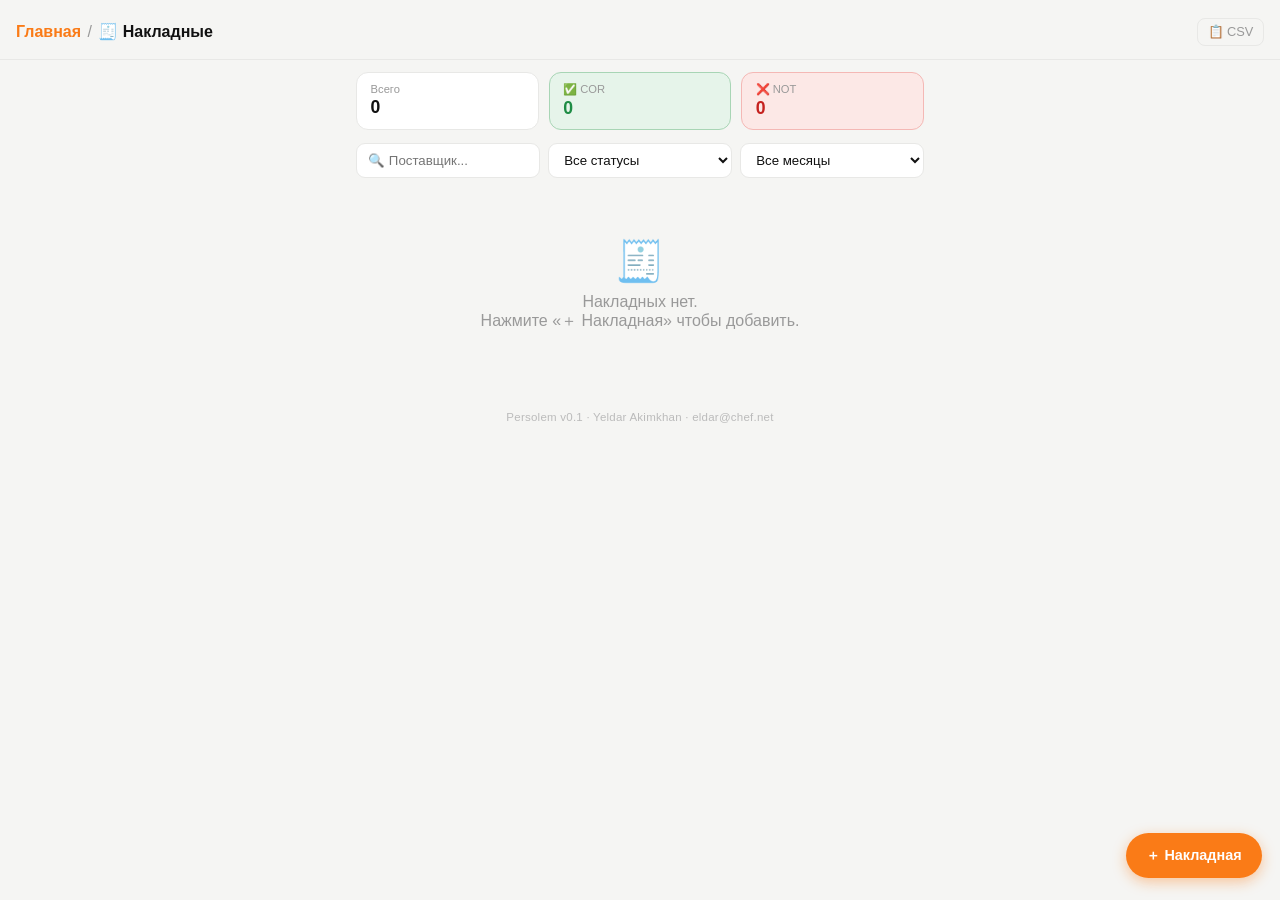
<file: invoices.html>
<!DOCTYPE html>
<html lang="ru">
<head>
  <meta charset="UTF-8">
  <meta name="viewport" content="width=device-width, initial-scale=1.0, maximum-scale=1.5, user-scalable=yes">
  <title>Auyl · Накладные</title>
  <style>
    *, *::before, *::after { box-sizing: border-box; margin: 0; padding: 0; }
    :root {
      --accent: #fa7b17;
      --bg: #f5f5f3;
      --card: #fff;
      --border: #e8e8e6;
      --text: #111;
      --muted: #999;
      --cor: #1e8c45;
      --cor-bg: #e6f4ea;
      --not: #c5221f;
      --not-bg: #fce8e6;
    }
    body { font-family: -apple-system, BlinkMacSystemFont, 'Segoe UI', sans-serif; background: var(--bg); color: var(--text); min-height: 100vh; padding-bottom: 5rem; }

    /* topbar */
    .topbar { display: flex; align-items: center; gap: .75rem; padding: 1.1rem 1rem .8rem; position: sticky; top: 0; background: var(--bg); z-index: 10; border-bottom: 1px solid var(--border); }
    .back { text-decoration: none; color: var(--accent); font-size: 1.3rem; }
    .topbar h1 { font-size: 1.05rem; font-weight: 700; flex: 1; }
    .crumbs { flex: 1; display: flex; align-items: center; gap: .4rem; font-size: 1rem; font-weight: 700; min-width: 0; }
    .crumbs a { color: var(--accent); text-decoration: none; font-weight: 600; }
    .crumbs a:hover { text-decoration: underline; }
    .crumbs .csep { color: var(--muted); font-weight: 400; }
    .crumbs .ccur { overflow: hidden; text-overflow: ellipsis; white-space: nowrap; }
    .topbar-actions { display: flex; gap: .5rem; align-items: center; }
    .icon-btn { background: none; border: 1px solid var(--border); border-radius: 8px; padding: .35rem .6rem; font-size: .8rem; cursor: pointer; color: var(--muted); }

    /* summary */
    .summary { display: flex; gap: .6rem; padding: .75rem 1rem .4rem; max-width: 600px; margin: 0 auto; }
    .s-card { flex: 1; background: var(--card); border: 1px solid var(--border); border-radius: 12px; padding: .65rem .85rem; }
    .s-card .lbl { font-size: .7rem; color: var(--muted); }
    .s-card .val { font-size: 1.1rem; font-weight: 700; margin-top: .1rem; }
    .s-card.hi { background: var(--accent); border-color: var(--accent); }
    .s-card.hi .lbl, .s-card.hi .val { color: #fff; }
    .s-card.cor-card { background: var(--cor-bg); border-color: #a8d5b5; }
    .s-card.cor-card .val { color: var(--cor); }

    /* filters */
    .filters { display: flex; gap: .5rem; padding: .4rem 1rem .5rem; max-width: 600px; margin: 0 auto; flex-wrap: wrap; }
    .filters input, .filters select { flex: 1; min-width: 100px; border: 1px solid var(--border); background: var(--card); border-radius: 9px; padding: .5rem .7rem; font-size: .83rem; color: var(--text); outline: none; }
    .filters input:focus, .filters select:focus { border-color: var(--accent); }

    /* list */
    .list { max-width: 600px; margin: 0 auto; padding: .25rem 1rem; display: flex; flex-direction: column; gap: .55rem; }

    /* invoice card */
    .inv { background: var(--card); border: 1px solid var(--border); border-radius: 14px; overflow: hidden; }
    .inv-head { display: flex; align-items: center; gap: .6rem; padding: .75rem .9rem .5rem; }
    .supplier-tag { font-size: .8rem; font-weight: 600; padding: .2rem .6rem; border-radius: 6px; white-space: nowrap; }
    .inv-date { font-size: .78rem; color: var(--muted); flex: 1; }
    .status-badge { font-size: .72rem; font-weight: 700; padding: .2rem .55rem; border-radius: 20px; }
    .status-badge.cor { background: var(--cor-bg); color: var(--cor); }
    .status-badge.not { background: var(--not-bg); color: var(--not); }
    .del-btn { background: none; border: none; color: #ddd; cursor: pointer; font-size: .95rem; padding: .1rem .2rem; }
    .del-btn:hover { color: var(--not); }

    .inv-body { padding: .1rem .9rem .75rem; display: flex; gap: .75rem; align-items: flex-start; }

    /* photo slots */
    .photos { display: flex; gap: .5rem; }
    .photo-slot { display: flex; flex-direction: column; align-items: center; gap: .25rem; }
    .photo-slot .slot-lbl { font-size: .65rem; color: var(--muted); font-weight: 600; letter-spacing: .03em; }
    .photo-thumb {
      width: 54px; height: 54px; border-radius: 9px;
      border: 1.5px dashed var(--border);
      display: flex; align-items: center; justify-content: center;
      font-size: 1.1rem; cursor: pointer; overflow: hidden;
      background: var(--bg); text-decoration: none;
      transition: border-color .15s;
      position: relative;
    }
    .photo-thumb:hover { border-color: var(--accent); }
    .photo-thumb img { width: 100%; height: 100%; object-fit: cover; border-radius: 7px; }
    .photo-thumb.has-link { border-style: solid; border-color: #c8e6c9; background: #f1f8f1; }

    .inv-info { flex: 1; min-width: 0; }
    .inv-person { font-size: .78rem; color: var(--muted); margin-bottom: .2rem; }
    .inv-note { font-size: .82rem; color: var(--text); line-height: 1.4; }
    .inv-note.empty { color: var(--muted); font-style: italic; }

    /* empty */
    .empty { text-align: center; color: var(--muted); padding: 3rem 1rem; }
    .empty .big { font-size: 2.5rem; margin-bottom: .5rem; }

    /* FAB */
    .fab { position: fixed; bottom: 1.4rem; right: 1.1rem; background: var(--accent); color: #fff; border: none; border-radius: 50px; padding: .8rem 1.3rem; font-size: .9rem; font-weight: 600; cursor: pointer; box-shadow: 0 4px 14px rgba(250,123,23,.4); z-index: 20; display: flex; align-items: center; gap: .4rem; transition: transform .12s; }
    .fab:active { transform: scale(.95); }

    /* overlay + modal */
    .overlay { display: none; position: fixed; inset: 0; background: rgba(0,0,0,.45); z-index: 30; align-items: flex-end; justify-content: center; }
    .overlay.open { display: flex; }
    .modal { background: var(--card); border-radius: 22px 22px 0 0; width: 100%; max-width: 520px; padding: 1.1rem 1.2rem 2rem; animation: up .2s ease; max-height: 90vh; overflow-y: auto; }
    @keyframes up { from { transform: translateY(50px); opacity: 0; } to { transform: none; opacity: 1; } }
    .handle { width: 36px; height: 4px; background: var(--border); border-radius: 4px; margin: 0 auto .9rem; }
    .modal h2 { font-size: 1rem; font-weight: 700; margin-bottom: .9rem; }
    .field { margin-bottom: .7rem; }
    .field label { display: block; font-size: .74rem; color: var(--muted); margin-bottom: .28rem; font-weight: 500; }
    .field input, .field select, .field textarea { width: 100%; border: 1px solid var(--border); border-radius: 9px; padding: .55rem .75rem; font-size: .88rem; color: var(--text); background: var(--bg); outline: none; font-family: inherit; }
    .field input:focus, .field select:focus, .field textarea:focus { border-color: var(--accent); background: var(--card); }
    .field textarea { resize: vertical; min-height: 55px; }
    .row2 { display: flex; gap: .6rem; }
    .row2 .field { flex: 1; }

    /* photo upload section */
    .photo-upload-row { display: flex; gap: .75rem; margin-bottom: .7rem; }
    .photo-upload-box { flex: 1; }
    .photo-upload-box .pu-lbl { font-size: .74rem; color: var(--muted); margin-bottom: .28rem; font-weight: 500; }
    .pu-area { border: 1.5px dashed var(--border); border-radius: 9px; background: var(--bg); padding: .5rem; display: flex; flex-direction: column; align-items: center; gap: .4rem; cursor: pointer; position: relative; transition: border-color .15s; }
    .pu-area:hover { border-color: var(--accent); }
    .pu-area input[type=file] { position: absolute; inset: 0; opacity: 0; cursor: pointer; width: 100%; height: 100%; }
    .pu-area .pu-icon { font-size: 1.3rem; }
    .pu-area .pu-text { font-size: .72rem; color: var(--muted); text-align: center; }
    .pu-preview { width: 100%; height: 70px; object-fit: cover; border-radius: 7px; display: none; }
    .drive-link-row { display: flex; gap: .4rem; align-items: center; margin-top: .3rem; }
    .drive-link-row input { flex: 1; font-size: .75rem; padding: .35rem .55rem; }
    .drive-icon { font-size: .9rem; }

    .modal-actions { display: flex; gap: .6rem; margin-top: .9rem; }
    .btn-save { flex: 1; background: var(--accent); color: #fff; border: none; border-radius: 11px; padding: .75rem; font-size: .92rem; font-weight: 600; cursor: pointer; }
    .btn-cancel { background: var(--bg); color: var(--muted); border: 1px solid var(--border); border-radius: 11px; padding: .75rem 1rem; font-size: .92rem; cursor: pointer; }

    /* supplier colors */
    .sup-foodoo    { background: #f3e8ff; color: #6d28d9; }
    .sup-metro     { background: #e0f2fe; color: #0369a1; }
    .sup-sergali   { background: #fff7ed; color: #c2410c; }
    .sup-ayakaz    { background: #f0fdf4; color: #166534; }
    .sup-kazbeef   { background: #fdf2f8; color: #9d174d; }
    .sup-foodhouse { background: #f0fdfa; color: #0f766e; }
    .sup-grillpro  { background: #fef9c3; color: #854d0e; }
    .sup-stock     { background: #f1f5f9; color: #475569; }
    .sup-default   { background: #f3f4f6; color: #374151; }
  </style>
</head>
<body>

<div class="topbar">
  <nav class="crumbs">
    <a href="index.html">Главная</a>
    <span class="csep">/</span>
    <span class="ccur">🧾 Накладные</span>
  </nav>
  <div class="topbar-actions">
    <button class="icon-btn" onclick="exportCSV()">📋 CSV</button>
  </div>
</div>

<div class="summary">
  <div class="s-card">
    <div class="lbl">Всего</div>
    <div class="val" id="sTot">0</div>
  </div>
  <div class="s-card cor-card">
    <div class="lbl">✅ COR</div>
    <div class="val" id="sCor">0</div>
  </div>
  <div class="s-card" style="background:#fce8e6;border-color:#f4b8b5;">
    <div class="lbl" style="color:#999">❌ NOT</div>
    <div class="val" id="sNot" style="color:var(--not)">0</div>
  </div>
</div>

<div class="filters">
  <input type="text" id="fsearch" placeholder="🔍 Поставщик..." oninput="render()">
  <select id="fstatus" onchange="render()">
    <option value="">Все статусы</option>
    <option value="COR">✅ COR</option>
    <option value="NOT">❌ NOT</option>
  </select>
  <select id="fmonth" onchange="render()">
    <option value="">Все месяцы</option>
  </select>
</div>

<div class="list" id="list"></div>

<button class="fab" onclick="openModal()">＋ Накладная</button>

<!-- Modal -->
<div class="overlay" id="overlay" onclick="bgClick(event)">
  <div class="modal">
    <div class="handle"></div>
    <h2>Новая накладная</h2>

    <div class="row2">
      <div class="field">
        <label>Поставщик</label>
        <select id="f-sup">
          <option>FooDoo</option>
          <option>Metro</option>
          <option>Sergali</option>
          <option>Ayakaz</option>
          <option>KazBeef</option>
          <option>Foodhouse</option>
          <option>GrillPro</option>
          <option>Stock Transfer</option>
          <option>Другой...</option>
        </select>
      </div>
      <div class="field">
        <label>Дата</label>
        <input type="date" id="f-date">
      </div>
    </div>

    <div id="custom-sup-wrap" class="field" style="display:none">
      <label>Название поставщика</label>
      <input type="text" id="f-sup-custom" placeholder="Введите название">
    </div>

    <div class="row2">
      <div class="field">
        <label>Статус</label>
        <select id="f-status">
          <option value="COR">✅ COR — верно</option>
          <option value="NOT">❌ NOT — проблема</option>
        </select>
      </div>
      <div class="field">
        <label>Ответственный</label>
        <input type="text" id="f-person" placeholder="Yeldar, Арафат...">
      </div>
    </div>

    <!-- Photo uploads -->
    <div class="photo-upload-row">
      <!-- Черновик -->
      <div class="photo-upload-box">
        <div class="pu-lbl">📷 Черновик (X)</div>
        <div class="pu-area" id="pu-x">
          <input type="file" accept="image/*" capture="environment" onchange="handlePhoto(event,'x')">
          <img class="pu-preview" id="prev-x">
          <div class="pu-icon" id="pu-x-icon">📷</div>
          <div class="pu-text" id="pu-x-text">Фото товара</div>
        </div>
        <div class="drive-link-row">
          <span class="drive-icon">🔗</span>
          <input type="url" id="f-link-x" placeholder="Google Drive ссылка">
        </div>
      </div>
      <!-- Чистовик -->
      <div class="photo-upload-box">
        <div class="pu-lbl">📄 Чистовик (✓)</div>
        <div class="pu-area" id="pu-v">
          <input type="file" accept="image/*" capture="environment" onchange="handlePhoto(event,'v')">
          <img class="pu-preview" id="prev-v">
          <div class="pu-icon" id="pu-v-icon">📄</div>
          <div class="pu-text" id="pu-v-text">Финальный счёт</div>
        </div>
        <div class="drive-link-row">
          <span class="drive-icon">🔗</span>
          <input type="url" id="f-link-v" placeholder="Google Drive ссылка">
        </div>
      </div>
    </div>

    <div class="field">
      <label>Примечание</label>
      <textarea id="f-note" placeholder="Необязательно..."></textarea>
    </div>

    <div class="modal-actions">
      <button class="btn-cancel" onclick="closeModal()">Отмена</button>
      <button class="btn-save" onclick="save()">Сохранить</button>
    </div>
  </div>
</div>

<script>
const KEY = 'auyl_invoices_v2';
let data = [];
let photoX = null, photoV = null; // base64 thumbnails

// ── Persist ──
function load() {
  try { data = JSON.parse(localStorage.getItem(KEY)) || []; } catch { data = []; }
}
function persist() {
  try { localStorage.setItem(KEY, JSON.stringify(data)); } catch { alert('Хранилище заполнено — удалите старые накладные'); }
}

// ── Supplier styling ──
const SUP_CLASS = {
  'foodoo':'sup-foodoo','metro':'sup-metro','sergali':'sup-sergali',
  'ayakaz':'sup-ayakaz','kazbeef':'sup-kazbeef','foodhouse':'sup-foodhouse',
  'grillpro':'sup-grillpro','stock transfer':'sup-stock'
};
function supClass(name) {
  return SUP_CLASS[(name||'').toLowerCase()] || 'sup-default';
}

// ── Month filter ──
function buildMonths() {
  const sel = document.getElementById('fmonth');
  const cur = sel.value;
  const ms = [...new Set(data.map(i => i.date.slice(0,7)))].sort().reverse();
  sel.innerHTML = '<option value="">Все месяцы</option>';
  ms.forEach(m => {
    const [y,mo] = m.split('-');
    const lbl = new Date(y, mo-1).toLocaleDateString('ru-RU',{month:'long',year:'numeric'});
    sel.innerHTML += `<option value="${m}"${m===cur?' selected':''}>${lbl}</option>`;
  });
}

// ── Render ──
function render() {
  const q = document.getElementById('fsearch').value.toLowerCase();
  const fs = document.getElementById('fstatus').value;
  const fm = document.getElementById('fmonth').value;

  const filtered = data.filter(i =>
    (!q || i.supplier.toLowerCase().includes(q)) &&
    (!fs || i.status === fs) &&
    (!fm || i.date.startsWith(fm))
  ).sort((a,b) => b.date.localeCompare(a.date));

  const cor = filtered.filter(i=>i.status==='COR').length;
  const not = filtered.filter(i=>i.status==='NOT').length;
  document.getElementById('sTot').textContent = filtered.length;
  document.getElementById('sCor').textContent = cor;
  document.getElementById('sNot').textContent = not;

  const list = document.getElementById('list');
  if (!filtered.length) {
    list.innerHTML = `<div class="empty"><div class="big">🧾</div>Накладных нет.<br>Нажмите «＋ Накладная» чтобы добавить.</div>`;
    return;
  }

  list.innerHTML = filtered.map(inv => `
    <div class="inv">
      <div class="inv-head">
        <span class="supplier-tag ${supClass(inv.supplier)}">${esc(inv.supplier)}</span>
        <span class="inv-date">${fmtDate(inv.date)}</span>
        <span class="status-badge ${inv.status==='COR'?'cor':'not'}">${inv.status==='COR'?'✅ COR':'❌ NOT'}</span>
        <button class="del-btn" onclick="del('${inv.id}')">🗑</button>
      </div>
      <div class="inv-body">
        <div class="photos">
          <div class="photo-slot">
            <span class="slot-lbl">ЧЕРН.</span>
            ${thumbHtml(inv.thumbX, inv.linkX)}
          </div>
          <div class="photo-slot">
            <span class="slot-lbl">ЧИСТ.</span>
            ${thumbHtml(inv.thumbV, inv.linkV)}
          </div>
        </div>
        <div class="inv-info">
          ${inv.person ? `<div class="inv-person">👤 ${esc(inv.person)}</div>` : ''}
          <div class="inv-note ${inv.note?'':'empty'}">${inv.note ? esc(inv.note) : 'Без примечания'}</div>
        </div>
      </div>
    </div>
  `).join('');
}

function thumbHtml(thumb, link) {
  if (thumb && link) {
    return `<a href="${esc(link)}" target="_blank" class="photo-thumb has-link"><img src="${thumb}"></a>`;
  } else if (thumb) {
    return `<div class="photo-thumb has-link"><img src="${thumb}"></div>`;
  } else if (link) {
    return `<a href="${esc(link)}" target="_blank" class="photo-thumb has-link" style="font-size:1.4rem">🔗</a>`;
  } else {
    return `<div class="photo-thumb">—</div>`;
  }
}

// ── Photo handling ──
function handlePhoto(e, slot) {
  const file = e.target.files[0];
  if (!file) return;
  const reader = new FileReader();
  reader.onload = ev => {
    // Compress to thumbnail
    const img = new Image();
    img.onload = () => {
      const canvas = document.createElement('canvas');
      const max = 300;
      const ratio = Math.min(max/img.width, max/img.height);
      canvas.width = img.width * ratio;
      canvas.height = img.height * ratio;
      canvas.getContext('2d').drawImage(img, 0, 0, canvas.width, canvas.height);
      const thumb = canvas.toDataURL('image/jpeg', 0.7);
      if (slot === 'x') {
        photoX = thumb;
        const p = document.getElementById('prev-x');
        p.src = thumb; p.style.display = 'block';
        document.getElementById('pu-x-icon').style.display='none';
        document.getElementById('pu-x-text').style.display='none';
      } else {
        photoV = thumb;
        const p = document.getElementById('prev-v');
        p.src = thumb; p.style.display = 'block';
        document.getElementById('pu-v-icon').style.display='none';
        document.getElementById('pu-v-text').style.display='none';
      }
    };
    img.src = ev.target.result;
  };
  reader.readAsDataURL(file);
}

// ── Save ──
function save() {
  const supSel = document.getElementById('f-sup').value;
  const supplier = supSel === 'Другой...'
    ? document.getElementById('f-sup-custom').value.trim()
    : supSel;
  const date   = document.getElementById('f-date').value;
  const status = document.getElementById('f-status').value;
  const person = document.getElementById('f-person').value.trim();
  const note   = document.getElementById('f-note').value.trim();
  const linkX  = document.getElementById('f-link-x').value.trim();
  const linkV  = document.getElementById('f-link-v').value.trim();

  if (!supplier || !date) { alert('Укажите поставщика и дату'); return; }

  data.push({ id: Date.now().toString(), supplier, date, status, person, note, linkX, linkV, thumbX: photoX, thumbV: photoV });
  persist();
  buildMonths();
  render();
  closeModal();
}

function del(id) {
  if (!confirm('Удалить накладную?')) return;
  data = data.filter(i => i.id !== id);
  persist();
  buildMonths();
  render();
}

// ── Modal ──
function openModal() {
  photoX = null; photoV = null;
  ['prev-x','prev-v'].forEach(id => { const el=document.getElementById(id); el.src=''; el.style.display='none'; });
  ['pu-x-icon','pu-x-text','pu-v-icon','pu-v-text'].forEach(id => document.getElementById(id).style.display='');
  document.getElementById('f-date').value = new Date().toISOString().slice(0,10);
  document.getElementById('f-person').value = '';
  document.getElementById('f-note').value = '';
  document.getElementById('f-link-x').value = '';
  document.getElementById('f-link-v').value = '';
  document.getElementById('f-sup').value = 'FooDoo';
  document.getElementById('custom-sup-wrap').style.display = 'none';
  document.getElementById('overlay').classList.add('open');
}
function closeModal() { document.getElementById('overlay').classList.remove('open'); }
function bgClick(e) { if (e.target===document.getElementById('overlay')) closeModal(); }

// ── Supplier custom field toggle ──
document.getElementById('f-sup').addEventListener('change', function() {
  document.getElementById('custom-sup-wrap').style.display = this.value==='Другой...' ? '' : 'none';
});

// ── Export ──
function exportCSV() {
  if (!data.length) { alert('Нет данных'); return; }
  const rows = [['Поставщик','Дата','Статус','Ответственный','Примечание','Черновик (ссылка)','Чистовик (ссылка)']];
  data.slice().sort((a,b)=>b.date.localeCompare(a.date)).forEach(i => {
    rows.push([i.supplier, i.date, i.status, i.person, i.note, i.linkX, i.linkV]);
  });
  const csv = rows.map(r=>r.map(v=>`"${(v||'').replace(/"/g,'""')}"`).join(',')).join('\n');
  const a = document.createElement('a');
  a.href = URL.createObjectURL(new Blob(['\uFEFF'+csv],{type:'text/csv;charset=utf-8'}));
  a.download = `nakładnye_${new Date().toISOString().slice(0,10)}.csv`;
  a.click();
}

// ── Helpers ──
function fmtDate(d) {
  if (!d) return '';
  const [y,m,day] = d.split('-');
  return `${day}.${m}.${y}`;
}
function esc(s) {
  return (s||'').replace(/&/g,'&amp;').replace(/</g,'&lt;').replace(/>/g,'&gt;');
}

// ── Init ──
load();
buildMonths();
render();
</script>
<footer style="text-align:center;padding:1.6rem 1rem 2.2rem;color:#bbb;font-size:.72rem;letter-spacing:.02em;line-height:1.5">Persolem v0.1 · Yeldar Akimkhan · eldar@chef.net</footer>
</body>
</html>
</file>
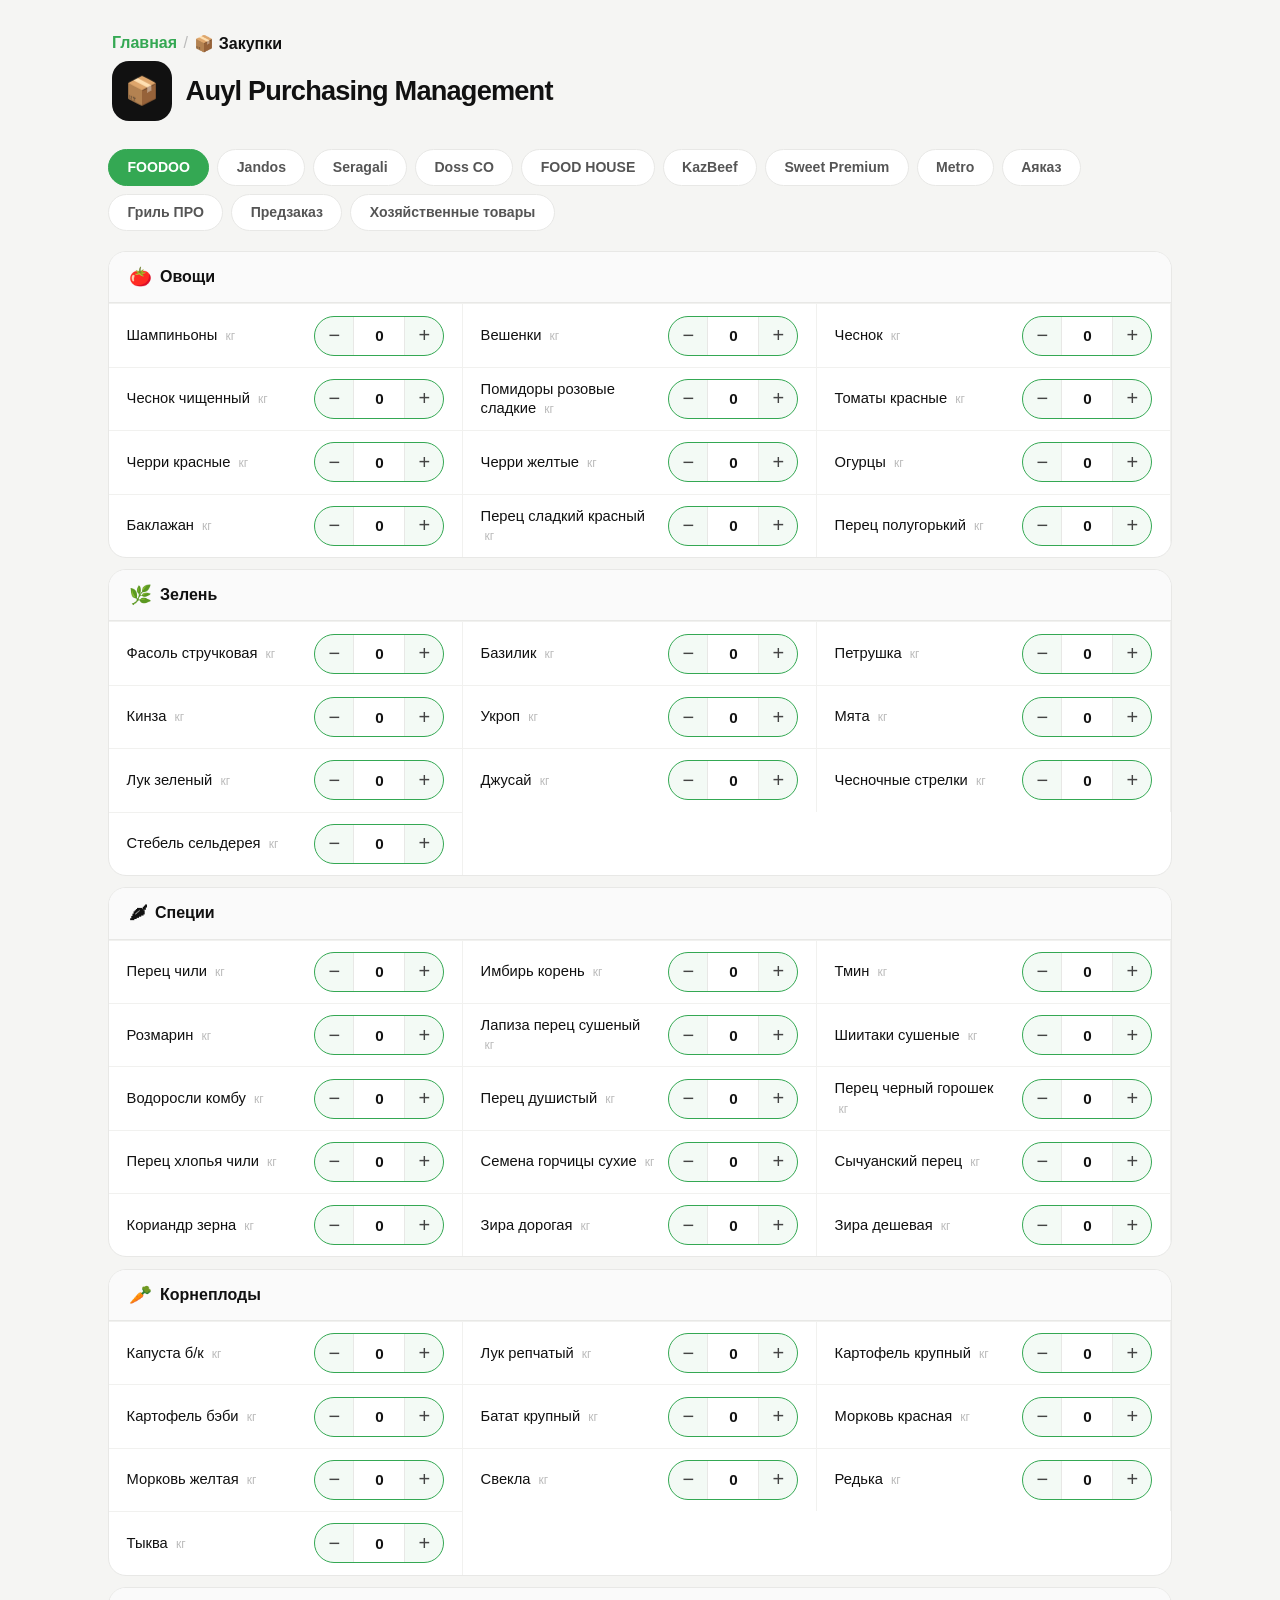
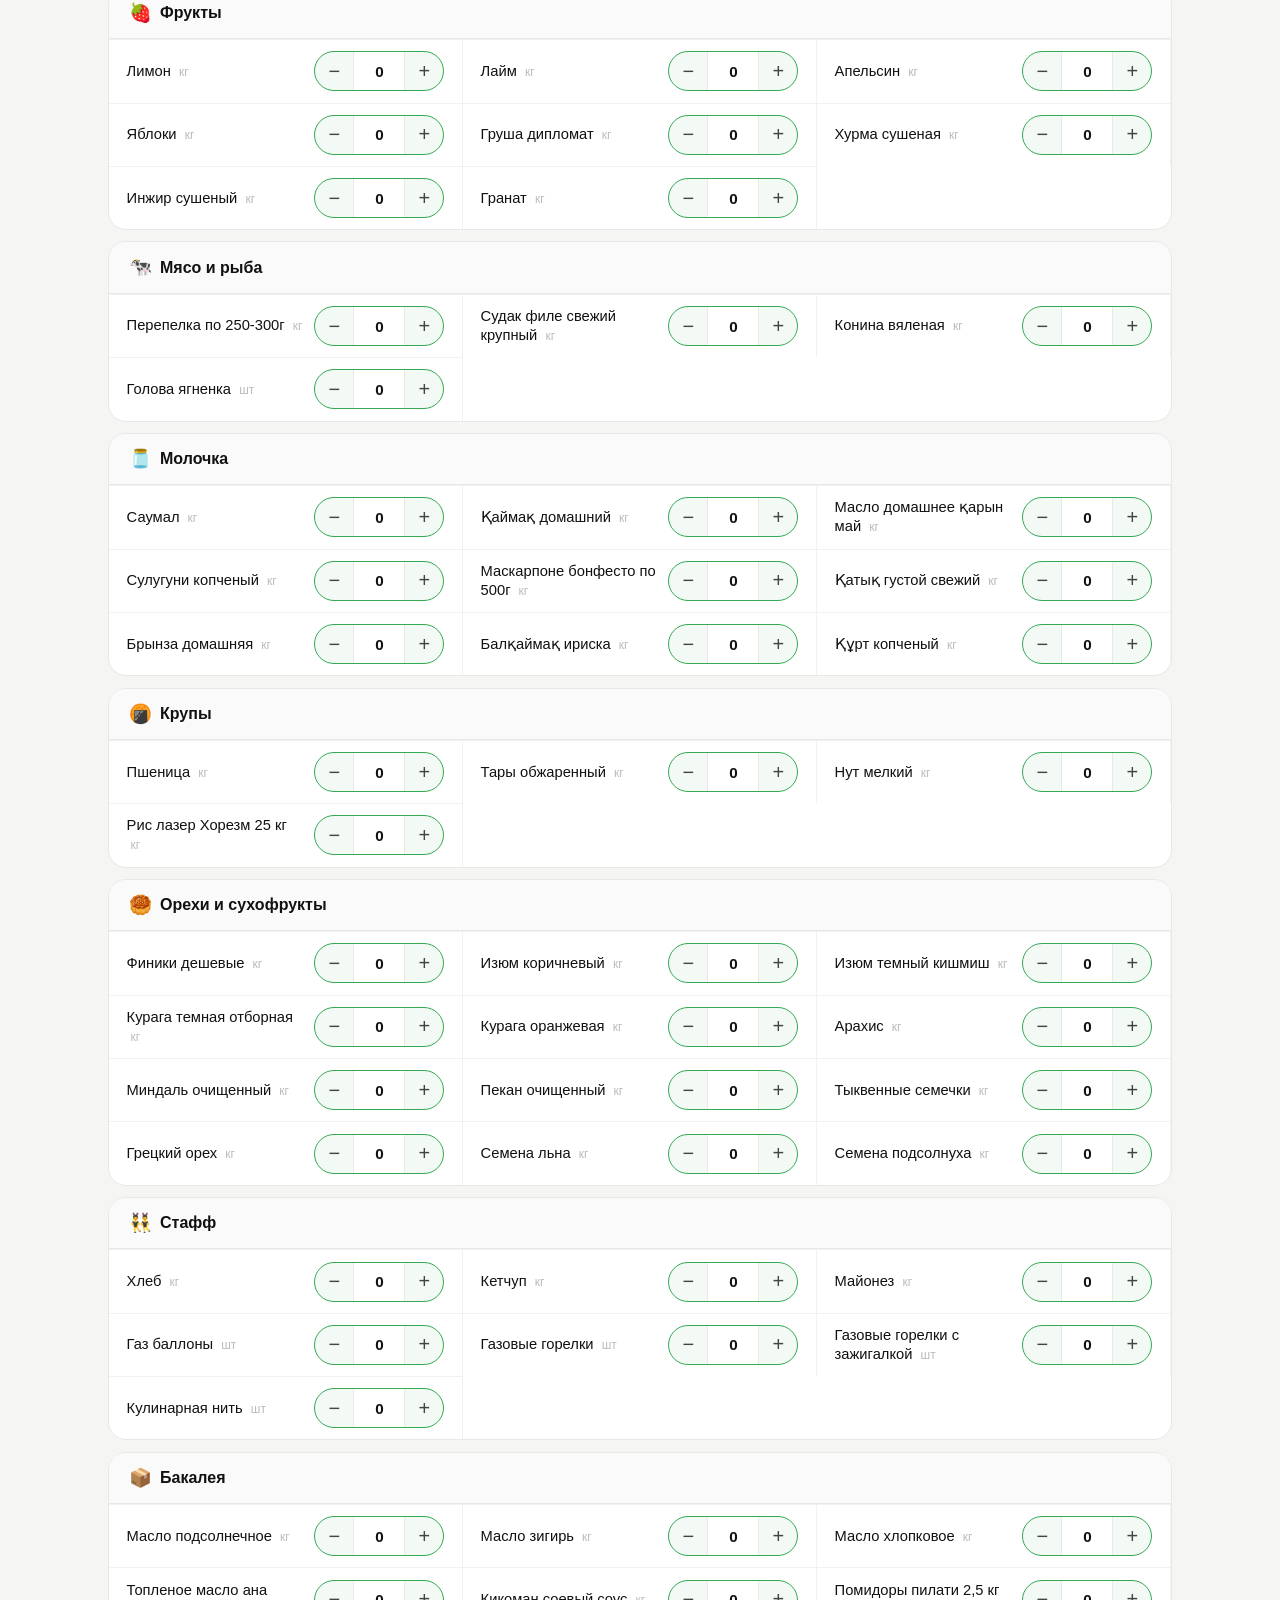
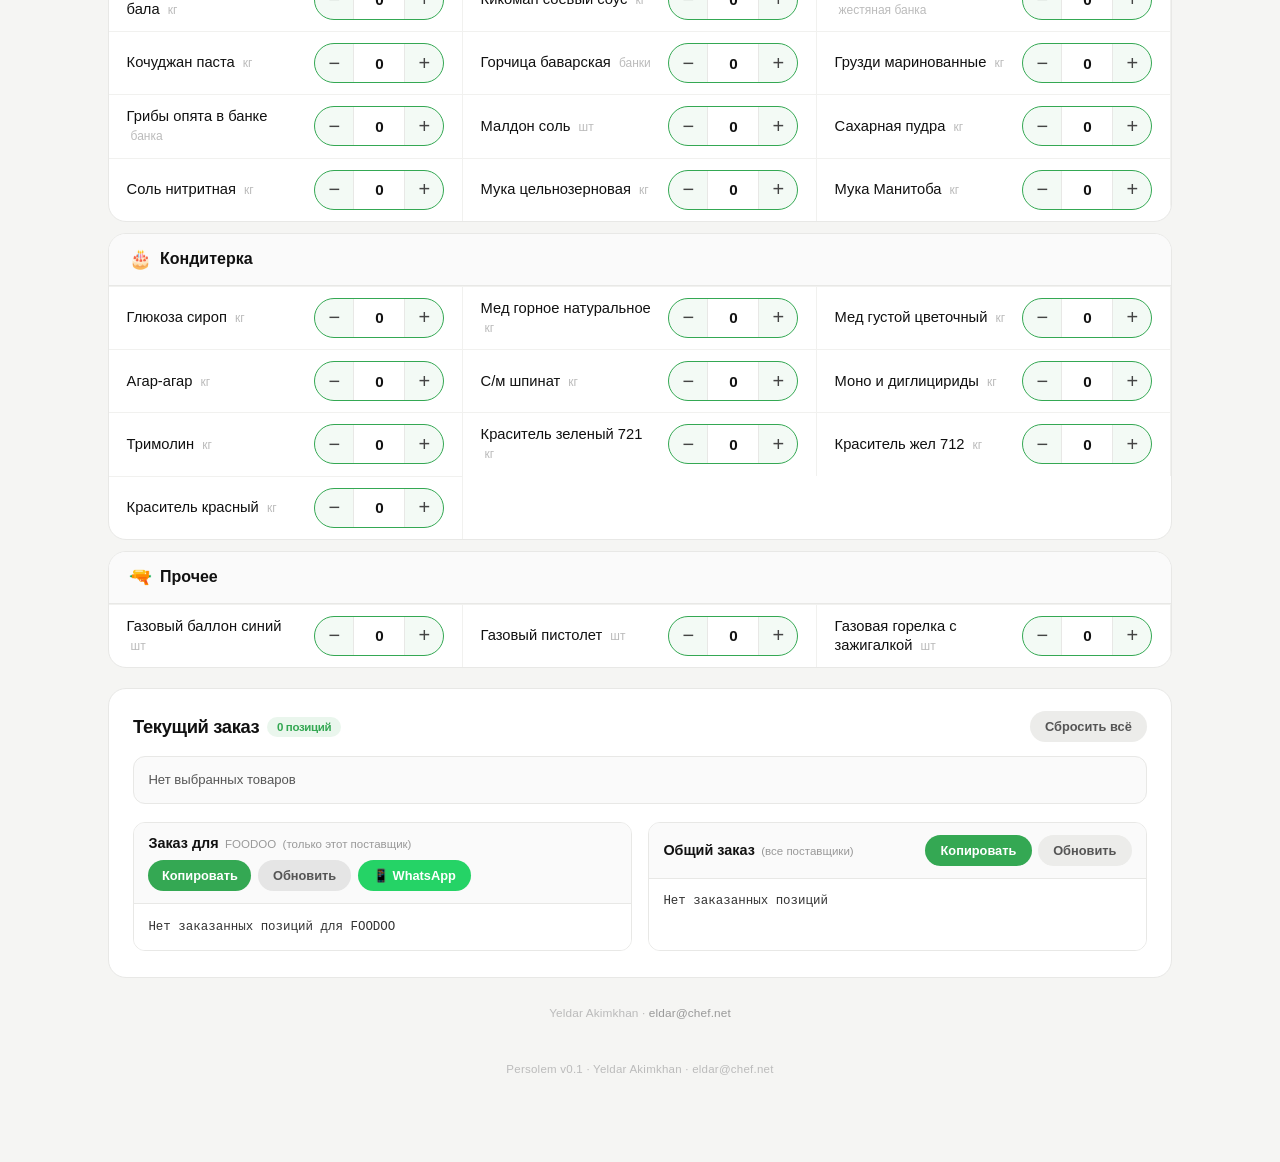
<file: purchasing.html>
<!DOCTYPE html>
<html lang="ru">
<head>
    <meta charset="UTF-8">
    <meta name="viewport" content="width=device-width, initial-scale=1.0, user-scalable=yes">
    <title>Auyl Purchasing Management</title>
    
    <!-- ============================================================ -->
    <!--  Теперь стили подключаются из внешнего файла style.css          -->
    <!--  Убедитесь, что файл style.css лежит в той же папке, что и     -->
    <!--  этот index.html, или укажите правильный путь.                 -->
    <!-- ============================================================ -->
    <link rel="stylesheet" href="style.css">
    
    <!-- Дополнительно: если нужны иконки Font Awesome, можно подключить -->
    <!-- <link rel="stylesheet" href="https://cdnjs.cloudflare.com/ajax/libs/font-awesome/6.0.0-beta3/css/all.min.css"> -->
</head>
<body>
<div class="main-container">
    <nav class="crumbs">
        <a href="index.html">Главная</a>
        <span class="csep">/</span>
        <span class="ccur">📦 Закупки</span>
    </nav>
    <div class="brand">
        <div class="logo-container"></div>
        <h1>Auyl Purchasing Management</h1>
    </div>

    <div class="supplier-tabs" id="supplierTabs"></div>
    <div id="catalogsContainer"></div>

    <div class="order-panel">
        <div class="panel-header">
            <h2>Текущий заказ <span class="live-badge" id="itemCounterBadge">0 позиций</span></h2>
            <div class="action-group">
                <button class="btn btn-secondary" id="resetAllOrdersBtn">Сбросить всё</button>
            </div>
        </div>
        <div class="order-summary-preview" id="quickSummary">Нет выбранных товаров</div>

        <div class="copy-section">
            <div class="copy-block">
                <div class="copy-header">
                    <h3>Заказ для <span id="currentSupplierName">FOODOO</span> <span>(только этот поставщик)</span></h3>
                    <div class="copy-actions">
                        <button class="btn-copy btn-copy-sm" id="copyCurrentSupplierBtn">Копировать</button>
                        <button class="btn btn-secondary" id="refreshCurrentBtn" style="background:#e5e5e5;">Обновить</button>
                        <button class="btn btn-whatsapp" id="whatsappCurrentBtn" data-supplier="">📱 WhatsApp</button>
                    </div>
                </div>
                <div class="copy-field" id="currentSupplierCopyField">// заказ для текущего поставщика</div>
            </div>
            <div class="copy-block">
                <div class="copy-header">
                    <h3>Общий заказ <span>(все поставщики)</span></h3>
                    <div class="copy-actions">
                        <button class="btn-copy" id="copyOverallBtn">Копировать</button>
                        <button class="btn btn-secondary" id="refreshOverallBtn">Обновить</button>
                    </div>
                </div>
                <div class="copy-field" id="overallCopyField">// общий заказ по всем поставщикам</div>
            </div>
        </div>
    </div>
    <footer>
        <div class="developer-credit">
            Yeldar Akimkhan · <a href="mailto:eldar@chef.net">eldar@chef.net</a>
        </div>
    </footer>
</div>

<script>
    // ============================================================
    // Auyl Purchasing Management — WhatsApp кнопки (ссылки будут добавлены)
    // ============================================================

    // СЮДА ВСТАВЬТЕ ССЫЛКИ НА WHATSAPP ГРУППЫ ДЛЯ КАЖДОГО ПОСТАВЩИКА
    const whatsappLinks = {
        foodoo: "https://chat.whatsapp.com/LjdiH2CFEcRDwIUKd4ymb0?mode=gi_t",      // ссылка для FOODOO
        jandos: "",      // ссылка для Jandos
        seragali: "",    // ссылка для Seragali
        dossco: "https://chat.whatsapp.com/DIP2CIUyOoU9N26RrimDrB?mode=gi_t",      // ссылка для Doss CO
        foodhouse: "",   // ссылка для FOOD HOUSE
        kazbeef: "https://chat.whatsapp.com/C4DBBWmMXDdCfw4RNyw7KM?mode=gi_t",     // ссылка для KazBeef
        sweetpremium: "https://chat.whatsapp.com/Hsr5DYoqrLH4FzpkwG6Kk5?mode=gi_t", // ссылка для Sweet Premium
        metro: "",       // ссылка для Metro
        ayakaz: "",      // ссылка для Аяказ
        grillpro: "",    // ссылка для Гриль ПРО
        preorder: "",    // ссылка для Предзаказ
        hozyain: ""      // ссылка для Хозяйственные товары
    };

    function getTomorrowDate() {
        const tomorrow = new Date();
        tomorrow.setDate(tomorrow.getDate() + 1);
        const day = String(tomorrow.getDate()).padStart(2, '0');
        const month = String(tomorrow.getMonth() + 1).padStart(2, '0');
        const year = tomorrow.getFullYear();
        return `${day}.${month}.${year}`;
    }

    const supplierCatalogs = {
        foodoo: { 
            name: "FOODOO", 
            categories: [
                { name: "Овощи", icon: "🍅", items: ["Шампиньоны","Вешенки","Чеснок","Чеснок чищенный","Помидоры розовые сладкие","Томаты красные","Черри красные","Черри желтые","Огурцы","Баклажан","Перец сладкий красный","Перец полугорький"].map(i=>({name:i,unit:"кг"})) },
                { name: "Зелень", icon: "🌿", items: ["Фасоль стручковая","Базилик","Петрушка","Кинза","Укроп","Мята","Лук зеленый","Джусай","Чесночные стрелки","Стебель сельдерея"].map(i=>({name:i,unit:"кг"})) },
                { name: "Специи", icon: "🌶", items: ["Перец чили","Имбирь корень","Тмин","Розмарин","Лапиза перец сушеный","Шиитаки сушеные","Водоросли комбу","Перец душистый","Перец черный горошек","Перец хлопья чили","Семена горчицы сухие","Сычуанский перец","Кориандр зерна","Зира дорогая","Зира дешевая"].map(i=>({name:i,unit:"кг"})) },
                { name: "Корнеплоды", icon: "🥕", items: ["Капуста б/к","Лук репчатый","Картофель крупный","Картофель бэби","Батат крупный","Морковь красная","Морковь желтая","Свекла","Редька","Тыква"].map(i=>({name:i,unit:"кг"})) },
                { name: "Фрукты", icon: "🍓", items: ["Лимон","Лайм","Апельсин","Яблоки","Груша дипломат","Хурма сушеная","Инжир сушеный","Гранат"].map(i=>({name:i,unit:"кг"})) },
                { name: "Мясо и рыба", icon: "🐄", items: ["Перепелка по 250-300г","Судак филе свежий крупный","Конина вяленая","Голова ягненка"].map(i=>({name:i,unit:i.includes("Голова")?"шт":"кг"})) },
                { name: "Молочка", icon: "🫙", items: ["Саумал","Қаймақ домашний","Масло домашнее қарын май","Сулугуни копченый","Маскарпоне бонфесто по 500г","Қатық густой свежий","Брынза домашняя","Балқаймақ ириска","Құрт копченый"].map(i=>({name:i,unit:"кг"})) },
                { name: "Крупы", icon: "🍘", items: ["Пшеница","Тары обжаренный","Нут мелкий","Рис лазер Хорезм 25 кг"].map(i=>({name:i,unit:"кг"})) },
                { name: "Орехи и сухофрукты", icon: "🥮", items: ["Финики дешевые","Изюм коричневый","Изюм темный кишмиш","Курага темная отборная","Курага оранжевая","Арахис","Миндаль очищенный","Пекан очищенный","Тыквенные семечки","Грецкий орех","Семена льна","Семена подсолнуха"].map(i=>({name:i,unit:"кг"})) },
                { name: "Стафф", icon: "👯‍♂️", items: ["Хлеб","Кетчуп","Майонез","Газ баллоны","Газовые горелки","Газовые горелки с зажигалкой","Кулинарная нить"].map(i=>({name:i,unit:i.includes("Газ")?"шт":i.includes("нить")?"шт":"кг"})) },
                { name: "Бакалея", icon: "📦", items: ["Масло подсолнечное","Масло зигирь","Масло хлопковое","Топленое масло ана бала","Кикоман соевый соус","Помидоры пилати 2,5 кг","Кочуджан паста","Горчица баварская","Грузди маринованные","Грибы опята в банке","Малдон соль","Сахарная пудра","Соль нитритная","Мука цельнозерновая","Мука Манитоба"].map(i=>({name:i,unit:i.includes("пилати")?"жестяная банка":i.includes("Горчица")?"банки":i.includes("опята")?"банка":i.includes("Малдон")?"шт":"кг"})) },
                { name: "Кондитерка", icon: "🎂", items: ["Глюкоза сироп","Мед горное натуральное","Мед густой цветочный","Агар-агар","С/м шпинат","Моно и диглицириды","Тримолин","Краситель зеленый 721","Краситель жел 712","Краситель красный"].map(i=>({name:i,unit:"кг"})) },
                { name: "Прочее", icon: "🔫", items: ["Газовый баллон синий","Газовый пистолет","Газовая горелка с зажигалкой"].map(i=>({name:i,unit:"шт"})) },
            ] 
        },
        jandos: { 
            name: "Jandos", 
            categories: [
                { name: "Говядина", icon: "🥩", items: ["Мозговые кости","Вырезка говядина","Говядина кости Демик","Әсіп"].map(i=>({name:i,unit:"кг"})) },
                { name: "Конина", icon: "🐎", items: ["Конина суп набор","Казы классический","Жая конская"].map(i=>({name:i,unit:"кг"})) },
                { name: "Баранина", icon: "🐑", items: ["Шея ягненка","Баранина тушка","Голова ягненка"].map(i=>({name:i,unit:i.includes("Голова")?"шт":"кг"})) }
            ] 
        },
        seragali: { 
            name: "Seragali", 
            categories: [
                { name: "Баранина", icon: "🐑", items: ["Мякоть баранины","Баранина коробка обваленная","Суп набор баран","Шея ягненка","Голень ягненка 600-700гр","Голова ягненка"].map(i=>({name:i,unit:i.includes("Голень")?"шт":i.includes("Голова")?"шт":"кг"})) },
                { name: "Конина", icon: "🐎", items: ["Щеки коня","Жая конская","Суп набор конина","Жир конский","Конина кишки","Конина коробка обваленная","Ребра конины на кости","Казы классический"].map(i=>({name:i,unit:"кг"})) },
                { name: "Говядина", icon: "🥩", items: ["Говядина кости демик","Вырезка говядина","Мозговые кости пиленные"].map(i=>({name:i,unit:"кг"})) }
            ] 
        },
        dossco: { 
            name: "Doss CO", 
            categories: [
                { name: "Мясо", icon: "🥩", items: ["Мозговые кости","Голень ягненка","Коробка ягненка","Коробка конины","Голова ягненка"].map(i=>({name:i,unit:i.includes("Голова")?"шт":"кг"})) }
            ] 
        },
        foodhouse: { 
            name: "FOOD HOUSE", 
            categories: [
                { name: "Шоколад", icon: "🍫", items: ["Белый шоколад Callebaut №W2","Молочный шоколад Callebaut №823","Темный шоколад Callebaut №811","Какао масло Callebaut","Вафельная крошка Callebaut"].map(i=>({name:i,unit:"кг"})) },
                { name: "Соусы и ингредиенты", icon: "🥫", items: ["Шрирача","Желатин листовой","Сахар тростниковый","Моцарелла для пиццы 2.2","Уксус рисовый 20л","Соевый соус 20л","Миндальная мука","Ваниль стручки","Грибы белые С/М","Кунжут белый","Кунжут черный"].map(i=>({name:i,unit:i.includes("Шрирача")?"л":i.includes("20л")?"л":"кг"})) }
            ] 
        },
        kazbeef: { 
            name: "KazBeef", 
            categories: [
                { name: "Говядина", icon: "🥩", items: ["Стейк мясника","Мозговые кости","Голова ягненка"].map(i=>({name:i,unit:i.includes("Голова")?"шт":"кг"})) }
            ] 
        },
        sweetpremium: { 
            name: "Sweet Premium", 
            categories: [
                { name: "Молочные продукты", icon: "🧈", items: ["Сливочное масло 82%"].map(i=>({name:i,unit:"кг"})) }
            ] 
        },
        metro: { 
            name: "Metro", 
            categories: [
                { name: "Минус (заморозка)", icon: "❄️", items: ["Шея говяжья kazbeef","Ребра говяжьи kazbeef","Спиной отруб kazbeef","Цыпленок Алель тушка","Шпинат C/M","Черная смородина С/М","Черника С/М"].map(i=>({name:i,unit:"кг"})) },
                { name: "Сухой склад", icon: "📦", items: ["Мука ДаниНан 10 кг","Масло оливковое","Масло растительное","Соль морская мелкая","Аралтұз","Сахар песок 25кг","Сахарная Пудра","Сода пищевая","Крахмал кукурузный","Крахмал картофельный","Томат цинказ","Гранатовый сок","Кукуруза конс. Bonduelle","Уксус яблочный","Уксус 70%","Красный винный уксус","Дрожжи pakmaya","Халва"].map(i=>({name:i,unit:i.includes("сок")?"л":"кг"})) },
                { name: "Staff (кухня)", icon: "👨‍🍳", items: ["Рис баракат","Лапша яичная Мия","Макароны витки","Гречка"].map(i=>({name:i,unit:"кг"})) },
                { name: "Плюс (молочка/фрукты)", icon: "➕", items: ["Яйцо","Йогурт греческий","Фета белая","Сметана 20%","Сметана 25%","Сливки 33%","Молоко Laсtel","Креметта","Яблоки грин смит","Апельсин","Сливки масло President","Кефир"].map(i=>({name:i,unit:i==="Яйцо"?"шт":"кг"})) }
            ] 
        },
        ayakaz: { 
            name: "Аяказ", 
            categories: [
                { name: "Зелень", icon: "🌿", items: ["Мини шпинат","Салат Ромейн","Батат"].map(i=>({name:i,unit:"кг"})) }
            ] 
        },
        grillpro: { 
            name: "Гриль ПРО", 
            categories: [
                { name: "Угли", icon: "🔥", items: ["Угли камадо (1 коробка)"].map(i=>({name:i,unit:"коробка"})) }
            ] 
        },
        preorder: { 
            name: "Предзаказ", 
            categories: [
                { name: "Мясо и рыба", icon: "🐔", items: ["Цыпленок 1,1-1,2кг","Форель радужная 300-350гр"].map(i=>({name:i,unit:i.includes("Цыпленок")?"кг":"шт"})) }
            ] 
        },
        hozyain: { 
            name: "Хозяйственные товары", 
            categories: [
                { name: "Расходные материалы", icon: "🧹", items: ["Шапки одноразовые","Стрейч","Бумага для выпечки","Алюминиевая фольга","Банки 0,5","Банки 1 л","Контейнеры 0,250","Кондитерские мешки","Антисептик 5л","Микрофибра","Вакуумный пакет 250х350","Вакуумный пакет 100х250","Вакуумный пакет 160х250","Вакуумный пакет 300х400","Боксы 0,5л","Боксы 1л","Боксы 0,250мл","Стикер ценник","Вафельное полотно"].map(i=>({name:i,unit:i.includes("Антисептик")?"л":"шт"})) }
            ] 
        }
    };

    let orderMap = new Map();
    function getKey(supId, catIdx, itemIdx) { return `${supId}|${catIdx}|${itemIdx}`; }

    for (let [supId, sup] of Object.entries(supplierCatalogs)) {
        sup.categories.forEach((cat, ci) => cat.items.forEach((_, ii) => orderMap.set(getKey(supId, ci, ii), 0)));
    }

    let currentSupplier = "foodoo";
    const container = document.getElementById("catalogsContainer");
    const tabsContainer = document.getElementById("supplierTabs");

    function escapeHtml(str) {
        if (!str) return "";
        return str.replace(/[&<>]/g, m => ({'&':'&amp;','<':'&lt;','>':'&gt;'})[m]);
    }

    function renderTabs() {
        tabsContainer.innerHTML = "";
        for (let [id, sup] of Object.entries(supplierCatalogs)) {
            const btn = document.createElement("button");
            btn.className = `tab-btn ${currentSupplier === id ? "active" : ""}`;
            btn.textContent = sup.name;
            btn.dataset.supplier = id;
            btn.onclick = () => {
                currentSupplier = id;
                document.querySelectorAll(".tab-btn").forEach(b => b.classList.remove("active"));
                btn.classList.add("active");
                document.getElementById("currentSupplierName").textContent = sup.name;
                const whatsappBtn = document.getElementById("whatsappCurrentBtn");
                whatsappBtn.dataset.supplier = id;
                renderCurrentSupplier();
            };
            tabsContainer.appendChild(btn);
        }
    }

    function generateSupplierOrderText(supplierId) {
        const sup = supplierCatalogs[supplierId];
        if (!sup) return "Поставщик не найден";
        
        const tomorrowDate = getTomorrowDate();
        let lines = [`${sup.name}`, `${tomorrowDate}`, `───────────────────────────────────`];
        let hasAny = false, totalItems = 0;
        
        sup.categories.forEach((cat, ci) => {
            cat.items.forEach((item, ii) => {
                const key = getKey(supplierId, ci, ii);
                const qty = orderMap.get(key) || 0;
                if (qty > 0) {
                    hasAny = true;
                    totalItems++;
                    lines.push(`   • ${item.name} — ${qty} ${item.unit}`);
                }
            });
        });
        
        if (!hasAny) return `Нет заказанных позиций для ${sup.name}`;
        
        lines.push(`───────────────────────────────────`);
        lines.push(`✅ Позиций: ${totalItems}`);
        return lines.join("\n");
    }

    function generateOverallOrderText() {
        const tomorrowDate = getTomorrowDate();
        let lines = [`ОБЩИЙ ЗАКАЗ`, `${tomorrowDate}`, `───────────────────────────────────`];
        let hasAny = false, totalPositions = 0;
        
        for (let [supId, sup] of Object.entries(supplierCatalogs)) {
            let supLines = [];
            sup.categories.forEach((cat, ci) => {
                cat.items.forEach((item, ii) => {
                    const qty = orderMap.get(getKey(supId, ci, ii)) || 0;
                    if (qty > 0) {
                        hasAny = true;
                        totalPositions++;
                        supLines.push(`   • ${item.name} — ${qty} ${item.unit}`);
                    }
                });
            });
            if (supLines.length > 0) {
                lines.push(`\n📦 ${sup.name}`);
                lines.push(...supLines);
            }
        }
        
        if (!hasAny) return "Нет заказанных позиций";
        
        lines.push(`\n───────────────────────────────────`);
        lines.push(`✅ Всего позиций: ${totalPositions}`);
        return lines.join("\n");
    }

    function renderCurrentSupplier() {
        const sup = supplierCatalogs[currentSupplier];
        if (!sup) return;
        container.innerHTML = "";
        sup.categories.forEach((cat, catIdx) => {
            const section = document.createElement("div");
            section.className = "category-section";
            section.innerHTML = `<div class="category-header"><span>${cat.icon}</span> ${cat.name}</div><div class="items-grid"></div>`;
            const grid = section.querySelector(".items-grid");
            cat.items.forEach((item, itemIdx) => {
                const key = getKey(currentSupplier, catIdx, itemIdx);
                const qty = orderMap.get(key) || 0;
                const row = document.createElement("div");
                row.className = "item-row";
                
                const nameDiv = document.createElement("div");
                nameDiv.className = "item-name";
                nameDiv.innerHTML = `${escapeHtml(item.name)} <span class="item-unit">${escapeHtml(item.unit)}</span>`;
                
                const controlDiv = document.createElement("div");
                controlDiv.className = "item-control";
                
                const minusBtn = document.createElement("button");
                minusBtn.textContent = "−";
                minusBtn.className = "control-btn";
                minusBtn.type = "button";
                
                const input = document.createElement("input");
                input.type = "number";
                input.step = "0.1";
                input.value = qty;
                input.min = "0";
                input.className = "qty-input";
                
                const plusBtn = document.createElement("button");
                plusBtn.textContent = "+";
                plusBtn.className = "control-btn";
                plusBtn.type = "button";
                
                function setValue(val) {
                    let num = parseFloat(val);
                    if (isNaN(num) || num < 0) num = 0;
                    num = Math.round(num * 100) / 100;
                    input.value = num;
                    input.setAttribute("value", num);
                    orderMap.set(key, num);
                    updateAllFields();
                }
                
                minusBtn.onclick = () => {
                    let current = parseFloat(input.value);
                    if (isNaN(current)) current = 0;
                    setValue(current - 1);
                };
                
                plusBtn.onclick = () => {
                    let current = parseFloat(input.value);
                    if (isNaN(current)) current = 0;
                    setValue(current + 1);
                };
                
                input.oninput = (e) => {
                    let val = parseFloat(e.target.value);
                    if (isNaN(val)) val = 0;
                    if (val < 0) val = 0;
                    val = Math.round(val * 100) / 100;
                    orderMap.set(key, val);
                    input.setAttribute("value", val);
                    updateAllFields();
                    if (input.value != val) input.value = val;
                };
                
                controlDiv.appendChild(minusBtn);
                controlDiv.appendChild(input);
                controlDiv.appendChild(plusBtn);
                
                row.appendChild(nameDiv);
                row.appendChild(controlDiv);
                grid.appendChild(row);
            });
            container.appendChild(section);
        });
        updateAllFields();
    }

    function updateCurrentSupplierCopy() {
        const text = generateSupplierOrderText(currentSupplier);
        document.getElementById("currentSupplierCopyField").innerText = text;
    }

    function updateOverallCopy() {
        const text = generateOverallOrderText();
        document.getElementById("overallCopyField").innerText = text;
    }

    function updateQuickSummary() {
        let totalItems = 0;
        let html = ``;
        let hasOrders = false;
        
        for (let [supId, sup] of Object.entries(supplierCatalogs)) {
            let itemsList = [];
            sup.categories.forEach((cat, ci) => {
                cat.items.forEach((item, ii) => {
                    const qty = orderMap.get(getKey(supId, ci, ii)) || 0;
                    if (qty > 0) {
                        totalItems++;
                        hasOrders = true;
                        itemsList.push(`${escapeHtml(item.name)} ${qty}${item.unit}`);
                    }
                });
            });
            if (itemsList.length) {
                html += `<div><b>${escapeHtml(sup.name)}</b>: ${itemsList.join(", ")}</div>`;
            }
        }
        
        document.getElementById("quickSummary").innerHTML = hasOrders ? html : "Нет выбранных товаров";
        document.getElementById("itemCounterBadge").innerText = `${totalItems} позиций`;
    }

    function updateAllFields() {
        updateQuickSummary();
        updateCurrentSupplierCopy();
        updateOverallCopy();
    }

    function resetAllOrders() {
        for (let key of orderMap.keys()) orderMap.set(key, 0);
        renderCurrentSupplier();
        updateAllFields();
        showToast("Весь заказ очищен");
    }

    async function copyToClipboard(text, successMsg) {
        if (!text || text.includes("Нет заказанных")) {
            showToast("Нет товаров для копирования");
            return;
        }
        try {
            await navigator.clipboard.writeText(text);
            showToast(successMsg);
        } catch(err) {
            const ta = document.createElement("textarea");
            ta.value = text;
            document.body.appendChild(ta);
            ta.select();
            document.execCommand("copy");
            document.body.removeChild(ta);
            showToast(successMsg);
        }
    }

    function copyCurrentSupplier() {
        const text = document.getElementById("currentSupplierCopyField").innerText;
        copyToClipboard(text, "Заказ поставщика скопирован");
    }

    function copyOverall() {
        const text = document.getElementById("overallCopyField").innerText;
        copyToClipboard(text, "Общий заказ скопирован");
    }

    function refreshCurrent() {
        updateCurrentSupplierCopy();
        showToast("Поле текущего поставщика обновлено");
    }

    function refreshOverall() {
        updateOverallCopy();
        showToast("Общее поле обновлено");
    }

    function openWhatsApp() {
        const supplierId = currentSupplier;
        const link = whatsappLinks[supplierId];
        if (link && link.trim() !== "") {
            window.open(link, "_blank");
        } else {
            showToast("Ссылка WhatsApp для этого поставщика еще не добавлена");
        }
    }

    let toastTimeout = null;
    function showToast(msg) {
        const existing = document.querySelector(".toast-msg");
        if (existing) existing.remove();
        const toast = document.createElement("div");
        toast.className = "toast-msg";
        toast.innerText = msg;
        document.body.appendChild(toast);
        if (toastTimeout) clearTimeout(toastTimeout);
        toastTimeout = setTimeout(() => toast.remove(), 2000);
    }

    document.getElementById("resetAllOrdersBtn").onclick = resetAllOrders;
    document.getElementById("copyCurrentSupplierBtn").onclick = copyCurrentSupplier;
    document.getElementById("copyOverallBtn").onclick = copyOverall;
    document.getElementById("refreshCurrentBtn").onclick = refreshCurrent;
    document.getElementById("refreshOverallBtn").onclick = refreshOverall;
    document.getElementById("whatsappCurrentBtn").onclick = openWhatsApp;
    
    document.getElementById("currentSupplierName").textContent = supplierCatalogs[currentSupplier].name;
    const whatsappBtn = document.getElementById("whatsappCurrentBtn");
    whatsappBtn.dataset.supplier = currentSupplier;
    renderTabs();
    renderCurrentSupplier();
</script>
<footer style="text-align:center;padding:1.6rem 1rem 2.2rem;color:#bbb;font-size:.72rem;letter-spacing:.02em;line-height:1.5">Persolem v0.1 · Yeldar Akimkhan · eldar@chef.net</footer>
</body>
</html>
</file>
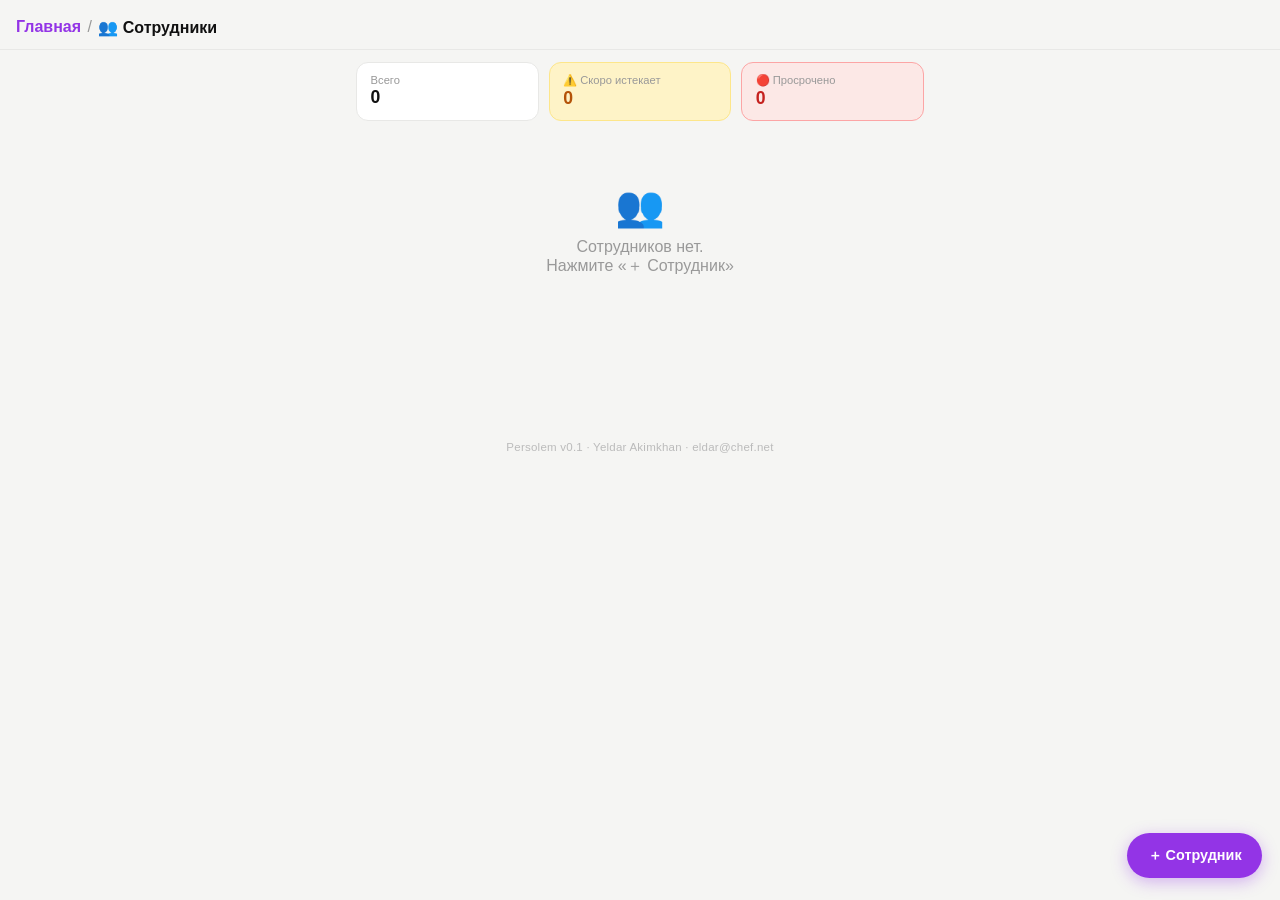
<file: staff.html>
<!DOCTYPE html>
<html lang="ru">
<head>
  <meta charset="UTF-8">
  <meta name="viewport" content="width=device-width, initial-scale=1.0, maximum-scale=1.5, user-scalable=yes">
  <title>Auyl · Сотрудники</title>
  <style>
    *,*::before,*::after{box-sizing:border-box;margin:0;padding:0}
    :root{--acc:#9334e6;--acc2:#7c3aed;--bg:#f5f5f3;--card:#fff;--brd:#e8e8e6;--txt:#111;--mut:#999;
          --ok:#1e8c45;--ok-bg:#e6f4ea;--warn:#b45309;--warn-bg:#fef3c7;--exp:#c5221f;--exp-bg:#fce8e6}
    body{font-family:-apple-system,BlinkMacSystemFont,'Segoe UI',sans-serif;background:var(--bg);color:var(--txt);min-height:100vh}

    /* ── Shared ── */
    .topbar{display:flex;align-items:center;gap:.7rem;padding:1.1rem 1rem .8rem;position:sticky;top:0;background:var(--bg);z-index:10;border-bottom:1px solid var(--brd)}
    .back{text-decoration:none;color:var(--acc);font-size:1.3rem}
    .topbar h1{font-size:1.05rem;font-weight:700;flex:1}
    .crumbs{flex:1;display:flex;align-items:center;gap:.4rem;font-size:1rem;font-weight:700;min-width:0}
    .crumbs a{color:var(--acc);text-decoration:none;font-weight:600}
    .crumbs a:hover{text-decoration:underline}
    .crumbs .csep{color:var(--mut);font-weight:400}
    .crumbs .ccur{overflow:hidden;text-overflow:ellipsis;white-space:nowrap}
    .icon-btn{background:none;border:1px solid var(--brd);border-radius:8px;padding:.35rem .65rem;font-size:.8rem;cursor:pointer;color:var(--mut)}
    .fab{position:fixed;bottom:1.4rem;right:1.1rem;background:var(--acc);color:#fff;border:none;border-radius:50px;padding:.8rem 1.3rem;font-size:.9rem;font-weight:600;cursor:pointer;box-shadow:0 4px 16px rgba(147,52,230,.35);z-index:20;display:flex;align-items:center;gap:.4rem;transition:transform .12s}
    .fab:active{transform:scale(.95)}
    .empty{text-align:center;color:var(--mut);padding:3rem 1rem}
    .empty .big{font-size:2.5rem;margin-bottom:.5rem}

    /* ── List view ── */
    #vList{padding-bottom:5rem}
    .summary{display:flex;gap:.6rem;padding:.75rem 1rem .4rem;max-width:600px;margin:0 auto}
    .sc{flex:1;background:var(--card);border:1px solid var(--brd);border-radius:12px;padding:.65rem .85rem}
    .sc .lb{font-size:.7rem;color:var(--mut)}
    .sc .vl{font-size:1.1rem;font-weight:700;margin-top:.1rem}
    .sc.warn-card{background:var(--warn-bg);border-color:#fde68a}
    .sc.warn-card .vl{color:var(--warn)}
    .sc.exp-card{background:var(--exp-bg);border-color:#fca5a5}
    .sc.exp-card .vl{color:var(--exp)}
    .slist{max-width:600px;margin:0 auto;padding:.5rem 1rem;display:flex;flex-direction:column;gap:.55rem}
    .scard{background:var(--card);border:1px solid var(--brd);border-radius:14px;padding:.9rem 1rem;display:flex;align-items:center;gap:.85rem;cursor:pointer;transition:box-shadow .12s;position:relative;overflow:hidden}
    .scard::before{content:'';position:absolute;left:0;top:0;bottom:0;width:3px;border-radius:14px 0 0 14px;background:var(--acc)}
    .scard:active{box-shadow:0 2px 8px rgba(0,0,0,.08)}
    .avatar{width:44px;height:44px;border-radius:50%;display:flex;align-items:center;justify-content:center;font-weight:700;font-size:1rem;flex-shrink:0;color:#fff}
    .sinfo{flex:1;min-width:0}
    .sname{font-weight:700;font-size:.95rem;white-space:nowrap;overflow:hidden;text-overflow:ellipsis}
    .srole{font-size:.78rem;color:var(--mut);margin-top:.1rem}
    .sbadges{display:flex;gap:.3rem;margin-top:.35rem;flex-wrap:wrap}
    .badge{font-size:.67rem;font-weight:600;padding:.18rem .5rem;border-radius:20px;white-space:nowrap}
    .badge.ok{background:var(--ok-bg);color:var(--ok)}
    .badge.warn{background:var(--warn-bg);color:var(--warn)}
    .badge.exp{background:var(--exp-bg);color:var(--exp)}
    .badge.none{background:#f1f5f9;color:var(--mut)}
    .sarrow{color:#ccc;font-size:1rem;flex-shrink:0}

    /* ── Profile view ── */
    #vProfile{display:none;position:fixed;inset:0;background:var(--bg);z-index:50;overflow-y:auto;padding-bottom:5rem}
    .prof-topbar{display:flex;align-items:center;gap:.7rem;padding:1.1rem 1rem .8rem;position:sticky;top:0;background:var(--bg);z-index:10;border-bottom:1px solid var(--brd)}
    .prof-topbar h1{font-size:1.05rem;font-weight:700;flex:1}
    .btn-edit{background:var(--acc);color:#fff;border:none;border-radius:10px;padding:.4rem .85rem;font-size:.85rem;font-weight:600;cursor:pointer}
    .btn-del-sm{background:none;border:1px solid var(--brd);border-radius:10px;padding:.4rem .7rem;font-size:.82rem;cursor:pointer;color:var(--mut)}
    .prof-body{max-width:600px;margin:0 auto;padding:.75rem 1rem}
    .prof-hero{background:var(--card);border:1px solid var(--brd);border-radius:18px;padding:1.4rem 1.2rem 1.1rem;margin-bottom:.7rem;display:flex;align-items:center;gap:1.1rem}
    .prof-av{width:64px;height:64px;border-radius:50%;display:flex;align-items:center;justify-content:center;font-size:1.6rem;font-weight:700;color:#fff;flex-shrink:0}
    .prof-info .pname{font-size:1.2rem;font-weight:700;letter-spacing:-.02em}
    .prof-info .prole{font-size:.85rem;color:var(--mut);margin-top:.1rem}
    .prof-info .pphone{font-size:.82rem;color:var(--acc);margin-top:.35rem}

    /* Warning banner */
    .warn-banner{border-radius:12px;padding:.75rem .9rem;margin-bottom:.7rem;display:none;align-items:flex-start;gap:.6rem}
    .warn-banner.exp{background:var(--exp-bg);border:1px solid #fca5a5;display:flex}
    .warn-banner.warn{background:var(--warn-bg);border:1px solid #fde68a;display:flex}
    .warn-banner .wico{font-size:1.1rem;flex-shrink:0;margin-top:.05rem}
    .warn-banner .wtxt{font-size:.8rem;line-height:1.45}
    .warn-banner .wtxt b{font-size:.82rem}

    /* Info rows */
    .info-card{background:var(--card);border:1px solid var(--brd);border-radius:14px;margin-bottom:.7rem;overflow:hidden}
    .info-card-head{padding:.65rem .9rem;font-size:.8rem;font-weight:700;color:var(--mut);border-bottom:1px solid var(--brd);background:#fafaf8;letter-spacing:.02em}
    .info-row{display:flex;justify-content:space-between;align-items:center;padding:.6rem .9rem;border-top:1px solid var(--brd);font-size:.85rem}
    .info-row:first-of-type{border-top:none}
    .info-row .ilbl{color:var(--mut);font-size:.78rem}
    .info-row .ival{font-weight:500;text-align:right}

    /* Doc card */
    .doc-item{padding:.7rem .9rem;border-top:1px solid var(--brd);display:flex;align-items:center;gap:.7rem}
    .doc-item:first-of-type{border-top:none}
    .doc-status-dot{width:10px;height:10px;border-radius:50%;flex-shrink:0}
    .dot-ok{background:var(--ok)}
    .dot-warn{background:#f59e0b}
    .dot-exp{background:var(--exp)}
    .dot-none{background:#d1d5db}
    .doc-name{flex:1;font-size:.85rem;font-weight:500}
    .doc-exp{font-size:.75rem;text-align:right}
    .doc-exp .de-lbl{color:var(--mut)}
    .doc-exp .de-date{font-weight:600}
    .doc-exp .de-days{font-size:.7rem;margin-top:.05rem}
    .de-days.ok{color:var(--ok)}
    .de-days.warn{color:var(--warn)}
    .de-days.exp{color:var(--exp)}
    .de-days.none{color:var(--mut)}

    /* ── Form view ── */
    #vForm{display:none;position:fixed;inset:0;background:var(--bg);z-index:60;overflow-y:auto;padding-bottom:3rem}
    .ftopbar{display:flex;align-items:center;justify-content:space-between;padding:1rem;background:var(--bg);border-bottom:1px solid var(--brd);position:sticky;top:0;z-index:10}
    .ftopbar .ft{font-weight:700;font-size:.98rem}
    .bclose{background:none;border:none;font-size:1.1rem;color:var(--mut);cursor:pointer;padding:.3rem .5rem}
    .bsave{background:var(--acc);color:#fff;border:none;border-radius:10px;padding:.45rem .9rem;font-size:.88rem;font-weight:600;cursor:pointer}
    .fbody{padding:.75rem 1rem;max-width:600px;margin:0 auto}

    /* Photo upload */
    .photo-upload{display:flex;align-items:center;gap:1rem;margin-bottom:1rem}
    .photo-circle{width:68px;height:68px;border-radius:50%;border:2px dashed var(--brd);display:flex;align-items:center;justify-content:center;font-size:1.8rem;background:var(--bg);overflow:hidden;cursor:pointer;position:relative;flex-shrink:0}
    .photo-circle img{width:100%;height:100%;object-fit:cover}
    .photo-circle input{position:absolute;inset:0;opacity:0;cursor:pointer;width:100%;height:100%}
    .photo-hint{font-size:.78rem;color:var(--mut);line-height:1.4}

    .fblock{background:var(--card);border:1px solid var(--brd);border-radius:14px;margin-bottom:.7rem;overflow:hidden}
    .fblock-head{padding:.6rem .9rem;font-size:.78rem;font-weight:700;color:var(--mut);background:#fafaf8;border-bottom:1px solid var(--brd);letter-spacing:.02em}
    .ffield{padding:.5rem .9rem;border-top:1px solid var(--brd)}
    .ffield:first-of-type{border-top:none}
    .ffield label{display:block;font-size:.72rem;color:var(--mut);margin-bottom:.22rem;font-weight:500}
    .ffield input,.ffield select{width:100%;border:1px solid var(--brd);border-radius:9px;padding:.5rem .7rem;font-size:.88rem;color:var(--txt);background:var(--bg);outline:none;font-family:inherit}
    .ffield input:focus,.ffield select:focus{border-color:var(--acc);background:var(--card)}
    .frow2{display:flex;gap:.6rem}
    .frow2 .ffield{flex:1}

    /* Doc form rows */
    .doc-frow{border-top:1px solid var(--brd);padding:.6rem .9rem;position:relative}
    .doc-frow:first-of-type{border-top:none}
    .doc-frow-head{display:flex;align-items:center;justify-content:space-between;margin-bottom:.45rem}
    .doc-frow-head span{font-size:.8rem;font-weight:600}
    .dfdel{background:none;border:none;color:#ddd;cursor:pointer;font-size:.9rem}
    .dfdel:hover{color:var(--exp)}
    .frow3{display:flex;gap:.5rem}
    .frow3 .ffield{flex:1}
    .add-doc-btn{width:100%;background:none;border:1.5px dashed var(--brd);border-radius:10px;padding:.6rem;font-size:.83rem;color:var(--mut);cursor:pointer;margin-top:.1rem;transition:all .15s}
    .add-doc-btn:hover{border-color:var(--acc);color:var(--acc)}
  </style>
</head>
<body>

<!-- ══════ LIST VIEW ══════ -->
<div id="vList">
  <div class="topbar">
    <nav class="crumbs">
      <a href="index.html">Главная</a>
      <span class="csep">/</span>
      <span class="ccur">👥 Сотрудники</span>
    </nav>
  </div>
  <div class="summary">
    <div class="sc"><div class="lb">Всего</div><div class="vl" id="sTot">0</div></div>
    <div class="sc warn-card"><div class="lb">⚠️ Скоро истекает</div><div class="vl" id="sWarn">0</div></div>
    <div class="sc exp-card"><div class="lb">🔴 Просрочено</div><div class="vl" id="sExp">0</div></div>
  </div>
  <div class="slist" id="staffList"></div>
  <button class="fab" onclick="newStaff()">＋ Сотрудник</button>
</div>

<!-- ══════ PROFILE VIEW ══════ -->
<div id="vProfile">
  <div class="prof-topbar">
    <button class="back" onclick="closeProfile()" style="border:none;background:none;font-size:1.3rem;cursor:pointer;color:var(--acc)">←</button>
    <h1 id="profTitle">Профиль</h1>
    <button class="btn-del-sm" onclick="deleteCurrentStaff()">🗑</button>
    <button class="btn-edit" onclick="editCurrentStaff()">✏️ Изменить</button>
  </div>
  <div class="prof-body" id="profBody"></div>
</div>

<!-- ══════ FORM VIEW ══════ -->
<div id="vForm">
  <div class="ftopbar">
    <button class="bclose" onclick="closeForm()">✕</button>
    <span class="ft" id="formTitle">Новый сотрудник</span>
    <button class="bsave" onclick="saveStaff()">Сохранить</button>
  </div>
  <div class="fbody">

    <!-- Photo -->
    <div class="photo-upload">
      <div class="photo-circle" id="photoCircle">
        <input type="file" accept="image/*" onchange="handlePhoto(event)">
        <img id="photoPreview" style="display:none">
        <span id="photoIcon">📷</span>
      </div>
      <div class="photo-hint">Нажмите чтобы<br>добавить фото</div>
    </div>

    <!-- Personal info -->
    <div class="fblock">
      <div class="fblock-head">ЛИЧНЫЕ ДАННЫЕ</div>
      <div class="ffield"><label>ФИО</label><input type="text" id="fName" placeholder="Иванов Иван Иванович"></div>
      <div class="frow2">
        <div class="ffield"><label>Должность</label>
          <select id="fRole">
            <option>Шеф-повар</option><option>Су-шеф</option><option>Повар</option>
            <option>Кондитер</option><option>Бармен</option><option>Официант</option>
            <option>Посудомойщик</option><option>Уборщик</option><option>Менеджер</option>
            <option>Другое</option>
          </select>
        </div>
        <div class="ffield"><label>Телефон</label><input type="tel" id="fPhone" placeholder="+7 000 000 0000"></div>
      </div>
      <div class="frow2">
        <div class="ffield"><label>ИИН</label><input type="text" id="fIin" placeholder="000000000000" maxlength="12"></div>
        <div class="ffield"><label>Дата рождения</label><input type="date" id="fDob"></div>
      </div>
      <div class="ffield"><label>Дата приёма на работу</label><input type="date" id="fStart"></div>
    </div>

    <!-- Documents -->
    <div class="fblock">
      <div class="fblock-head">ДОКУМЕНТЫ И СЕРТИФИКАТЫ</div>
      <div id="docFields"></div>
      <div style="padding:.5rem .9rem">
        <button class="add-doc-btn" onclick="addDocField()">+ Добавить документ</button>
      </div>
    </div>

    <!-- Notes -->
    <div class="fblock">
      <div class="fblock-head">ЗАМЕТКИ</div>
      <div class="ffield">
        <textarea id="fNotes" rows="3" style="width:100%;border:1px solid var(--brd);border-radius:9px;padding:.5rem .7rem;font-size:.88rem;font-family:inherit;background:var(--bg);outline:none;resize:vertical" placeholder="Дополнительная информация..."></textarea>
      </div>
    </div>

  </div>
</div>

<script>
const KEY='auyl_staff_v1';
const DOC_TYPES=['Санитарная книжка','Медицинская справка','Трудовой договор','Сертификат','Удостоверение','Другое'];
const ROLES_COLOR={'Шеф-повар':'#b71c1c','Су-шеф':'#880e4f','Повар':'#1a237e','Кондитер':'#4a148c','Бармен':'#006064','Официант':'#1b5e20','Посудомойщик':'#37474f','Уборщик':'#4e342e','Менеджер':'#e65100','Другое':'#546e7a'};

let staff=[], currentId=null, editPhoto=null, docCount=0;

function load(){try{staff=JSON.parse(localStorage.getItem(KEY))||[];}catch{staff=[];}}
function persist(){try{localStorage.setItem(KEY,JSON.stringify(staff));}catch{alert('Хранилище заполнено');}}

// ── Doc status ──
function daysUntil(d){
  if(!d) return null;
  return Math.round((new Date(d)-new Date())/(1000*60*60*24));
}
function docStatus(d){ // returns 'ok'|'warn'|'exp'|'none'
  if(!d) return 'none';
  const days=daysUntil(d);
  if(days<0) return 'exp';
  if(days<=30) return 'warn';
  return 'ok';
}
function staffStatus(s){
  if(!s.docs||!s.docs.length) return 'none';
  const statuses=s.docs.map(d=>docStatus(d.expires));
  if(statuses.includes('exp')) return 'exp';
  if(statuses.includes('warn')) return 'warn';
  return 'ok';
}

// ── Initials & color ──
function initials(name){ return (name||'?').split(' ').slice(0,2).map(w=>w[0]).join('').toUpperCase(); }
function avatarColor(name){ const h=[...name].reduce((a,c)=>a+c.charCodeAt(0),0); const cols=['#6d28d9','#0369a1','#1e7e34','#b45309','#c5221f','#0f766e','#9d174d','#2563eb']; return cols[h%cols.length]; }

// ── List render ──
function renderList(){
  const tot=staff.length;
  const warnStaff=staff.filter(s=>staffStatus(s)==='warn').length;
  const expStaff=staff.filter(s=>staffStatus(s)==='exp').length;
  document.getElementById('sTot').textContent=tot;
  document.getElementById('sWarn').textContent=warnStaff;
  document.getElementById('sExp').textContent=expStaff;

  const el=document.getElementById('staffList');
  if(!tot){el.innerHTML=`<div class="empty"><div class="big">👥</div>Сотрудников нет.<br>Нажмите «＋ Сотрудник»</div>`;return;}

  el.innerHTML=staff.map(s=>{
    const st=staffStatus(s);
    const color=avatarColor(s.name||'?');
    const photoHtml=s.photo?`<img src="${s.photo}" style="width:44px;height:44px;border-radius:50%;object-fit:cover;flex-shrink:0">`
      :`<div class="avatar" style="background:${color}">${initials(s.name)}</div>`;

    // build doc badges
    const expDocs=(s.docs||[]).filter(d=>docStatus(d.expires)==='exp');
    const warnDocs=(s.docs||[]).filter(d=>docStatus(d.expires)==='warn');
    let badgeHtml='';
    if(expDocs.length) badgeHtml+=expDocs.map(d=>`<span class="badge exp">🔴 ${esc(d.type)}</span>`).join('');
    if(warnDocs.length) badgeHtml+=warnDocs.map(d=>`<span class="badge warn">⚠️ ${esc(d.type)}</span>`).join('');
    if(!expDocs.length&&!warnDocs.length&&s.docs&&s.docs.length) badgeHtml=`<span class="badge ok">✅ Документы в порядке</span>`;
    if(!s.docs||!s.docs.length) badgeHtml=`<span class="badge none">Нет документов</span>`;

    return `<div class="scard" onclick="openProfile('${s.id}')">
      ${photoHtml}
      <div class="sinfo">
        <div class="sname">${esc(s.name||'Без имени')}</div>
        <div class="srole">${esc(s.role||'')}</div>
        <div class="sbadges">${badgeHtml}</div>
      </div>
      <div class="sarrow">›</div>
    </div>`;
  }).join('');
}

// ── Profile render ──
function openProfile(id){
  const s=staff.find(x=>x.id===id); if(!s) return;
  currentId=id;
  document.getElementById('profTitle').textContent=s.name||'Профиль';

  const color=avatarColor(s.name||'?');
  const photoHtml=s.photo?`<img src="${s.photo}" style="width:64px;height:64px;border-radius:50%;object-fit:cover">`
    :`<div class="prof-av" style="background:${color}">${initials(s.name)}</div>`;

  // Warning banner
  const expDocs=(s.docs||[]).filter(d=>docStatus(d.expires)==='exp');
  const warnDocs=(s.docs||[]).filter(d=>docStatus(d.expires)==='warn');
  let bannerHtml='';
  if(expDocs.length){
    bannerHtml=`<div class="warn-banner exp"><span class="wico">🔴</span><div class="wtxt"><b>Просрочено:</b> ${expDocs.map(d=>esc(d.type)).join(', ')}<br>Обновите документы как можно скорее.</div></div>`;
  } else if(warnDocs.length){
    bannerHtml=`<div class="warn-banner warn"><span class="wico">⚠️</span><div class="wtxt"><b>Скоро истекает:</b> ${warnDocs.map(d=>esc(d.type)).join(', ')}</div></div>`;
  }

  // Info rows
  function infoRow(lbl,val){return val?`<div class="info-row"><span class="ilbl">${lbl}</span><span class="ival">${esc(val)}</span></div>`:''}

  // Docs
  const docsHtml=(s.docs&&s.docs.length)?s.docs.map(d=>{
    const st=docStatus(d.expires);
    const days=daysUntil(d.expires);
    let daysLbl='',dotCls='dot-none';
    if(days!==null){
      if(days<0){daysLbl=`Просрочено ${Math.abs(days)} дн. назад`;dotCls='dot-exp';}
      else if(days===0){daysLbl='Истекает сегодня!';dotCls='dot-warn';}
      else if(days<=30){daysLbl=`Ещё ${days} дн.`;dotCls='dot-warn';}
      else{daysLbl=`Ещё ${days} дн.`;dotCls='dot-ok';}
    }
    return `<div class="doc-item">
      <div class="doc-status-dot ${dotCls}"></div>
      <div class="doc-name">${esc(d.type)}${d.number?`<div style="font-size:.72rem;color:var(--mut);margin-top:.1rem">№ ${esc(d.number)}</div>`:''}</div>
      <div class="doc-exp">
        ${d.expires?`<div class="de-lbl">до</div><div class="de-date">${fmtD(d.expires)}</div><div class="de-days ${st==='exp'?'exp':st==='warn'?'warn':st==='ok'?'ok':'none'}">${daysLbl}</div>`:
          `<div class="de-days none">Без срока</div>`}
      </div>
    </div>`;
  }).join(''):`<div style="padding:.8rem .9rem;font-size:.82rem;color:var(--mut)">Документы не добавлены</div>`;

  document.getElementById('profBody').innerHTML=`
    ${bannerHtml}
    <div class="prof-hero">
      ${photoHtml}
      <div class="prof-info">
        <div class="pname">${esc(s.name||'Без имени')}</div>
        <div class="prole">${esc(s.role||'')}</div>
        ${s.phone?`<div class="pphone">📞 ${esc(s.phone)}</div>`:''}
      </div>
    </div>
    <div class="info-card">
      <div class="info-card-head">ЛИЧНЫЕ ДАННЫЕ</div>
      ${infoRow('ИИН',s.iin)}
      ${infoRow('Дата рождения',s.dob?fmtD(s.dob):'')}
      ${infoRow('Дата приёма',s.start?fmtD(s.start):'')}
      ${infoRow('Заметки',s.notes)}
    </div>
    <div class="info-card">
      <div class="info-card-head">ДОКУМЕНТЫ И СЕРТИФИКАТЫ</div>
      ${docsHtml}
    </div>`;

  document.getElementById('vProfile').style.display='block';
  document.getElementById('vList').style.display='none';
}
function closeProfile(){
  document.getElementById('vProfile').style.display='none';
  document.getElementById('vList').style.display='';
}

// ── Form ──
function newStaff(){
  currentId=null; editPhoto=null; docCount=0;
  document.getElementById('formTitle').textContent='Новый сотрудник';
  ['fName','fPhone','fIin','fDob','fStart','fNotes'].forEach(id=>document.getElementById(id).value='');
  document.getElementById('fRole').value='Повар';
  document.getElementById('photoPreview').style.display='none';
  document.getElementById('photoIcon').style.display='';
  document.getElementById('docFields').innerHTML='';
  // Add default docs
  addDocField('Санитарная книжка'); addDocField('Медицинская справка');
  openForm();
}
function editCurrentStaff(){
  const s=staff.find(x=>x.id===currentId); if(!s) return;
  editPhoto=s.photo||null; docCount=0;
  document.getElementById('formTitle').textContent='Редактировать';
  document.getElementById('fName').value=s.name||'';
  document.getElementById('fRole').value=s.role||'Повар';
  document.getElementById('fPhone').value=s.phone||'';
  document.getElementById('fIin').value=s.iin||'';
  document.getElementById('fDob').value=s.dob||'';
  document.getElementById('fStart').value=s.start||'';
  document.getElementById('fNotes').value=s.notes||'';
  const pv=document.getElementById('photoPreview'), pi=document.getElementById('photoIcon');
  if(s.photo){pv.src=s.photo;pv.style.display='block';pi.style.display='none';}
  else{pv.style.display='none';pi.style.display='';}
  document.getElementById('docFields').innerHTML='';
  (s.docs||[]).forEach(d=>addDocField(d.type,d.number,d.issued,d.expires));
  openForm();
}
function openForm(){
  document.getElementById('vForm').style.display='block';
  document.getElementById('vForm').scrollTop=0;
  document.getElementById('vProfile').style.display='none';
  document.getElementById('vList').style.display='none';
}
function closeForm(){
  document.getElementById('vForm').style.display='none';
  if(currentId){openProfile(currentId);}
  else{document.getElementById('vList').style.display='';}
}

function addDocField(type='',number='',issued='',expires=''){
  const idx=docCount++;
  const typeOpts=DOC_TYPES.map(t=>`<option${t===type?' selected':''}>${t}</option>`).join('');
  const div=document.createElement('div');
  div.className='doc-frow'; div.id=`dfrow${idx}`;
  div.innerHTML=`<div class="doc-frow-head">
    <span>Документ ${idx+1}</span>
    <button class="dfdel" onclick="document.getElementById('dfrow${idx}').remove()">✕</button>
  </div>
  <div class="frow2">
    <div class="ffield"><label>Тип</label><select id="dt${idx}">${typeOpts}</select></div>
    <div class="ffield"><label>Номер</label><input type="text" id="dn${idx}" value="${esc(number)}" placeholder="№..."></div>
  </div>
  <div class="frow2">
    <div class="ffield"><label>Выдан</label><input type="date" id="di${idx}" value="${issued}"></div>
    <div class="ffield"><label>Действует до</label><input type="date" id="de${idx}" value="${expires}"></div>
  </div>`;
  document.getElementById('docFields').appendChild(div);
}

function handlePhoto(e){
  const f=e.target.files[0]; if(!f) return;
  const r=new FileReader();
  r.onload=ev=>{
    const img=new Image();
    img.onload=()=>{
      const c=document.createElement('canvas');
      const s=Math.min(img.width,img.height);
      c.width=200;c.height=200;
      const ctx=c.getContext('2d');
      ctx.drawImage(img,(img.width-s)/2,(img.height-s)/2,s,s,0,0,200,200);
      editPhoto=c.toDataURL('image/jpeg',.8);
      const pv=document.getElementById('photoPreview');
      pv.src=editPhoto;pv.style.display='block';
      document.getElementById('photoIcon').style.display='none';
    };
    img.src=ev.target.result;
  };
  r.readAsDataURL(f);
}

function saveStaff(){
  const name=document.getElementById('fName').value.trim();
  if(!name){alert('Введите имя сотрудника');return;}

  // Collect docs
  const docs=[];
  document.querySelectorAll('[id^="dfrow"]').forEach(row=>{
    const i=row.id.replace('dfrow','');
    const type=document.getElementById(`dt${i}`)?.value;
    if(!type) return;
    docs.push({type,number:document.getElementById(`dn${i}`)?.value||'',issued:document.getElementById(`di${i}`)?.value||'',expires:document.getElementById(`de${i}`)?.value||''});
  });

  const rec={
    id:currentId||Date.now().toString(),
    name,role:document.getElementById('fRole').value,
    phone:document.getElementById('fPhone').value,
    iin:document.getElementById('fIin').value,
    dob:document.getElementById('fDob').value,
    start:document.getElementById('fStart').value,
    notes:document.getElementById('fNotes').value,
    photo:editPhoto,docs
  };

  if(currentId){const i=staff.findIndex(s=>s.id===currentId);if(i>=0)staff[i]=rec;}
  else{staff.push(rec);currentId=rec.id;}
  persist();
  closeForm();
  renderList();
}

function deleteCurrentStaff(){
  if(!confirm('Удалить сотрудника?')) return;
  staff=staff.filter(s=>s.id!==currentId);
  persist(); closeProfile(); renderList(); currentId=null;
}

// ── Helpers ──
function fmtD(d){if(!d)return'';const[y,m,dy]=d.split('-');return`${dy}.${m}.${y}`;}
function esc(s){return(s||'').replace(/&/g,'&amp;').replace(/</g,'&lt;').replace(/>/g,'&gt;');}

load(); renderList();
</script>
<footer style="text-align:center;padding:1.6rem 1rem 2.2rem;color:#bbb;font-size:.72rem;letter-spacing:.02em;line-height:1.5">Persolem v0.1 · Yeldar Akimkhan · eldar@chef.net</footer>
</body>
</html>
</file>
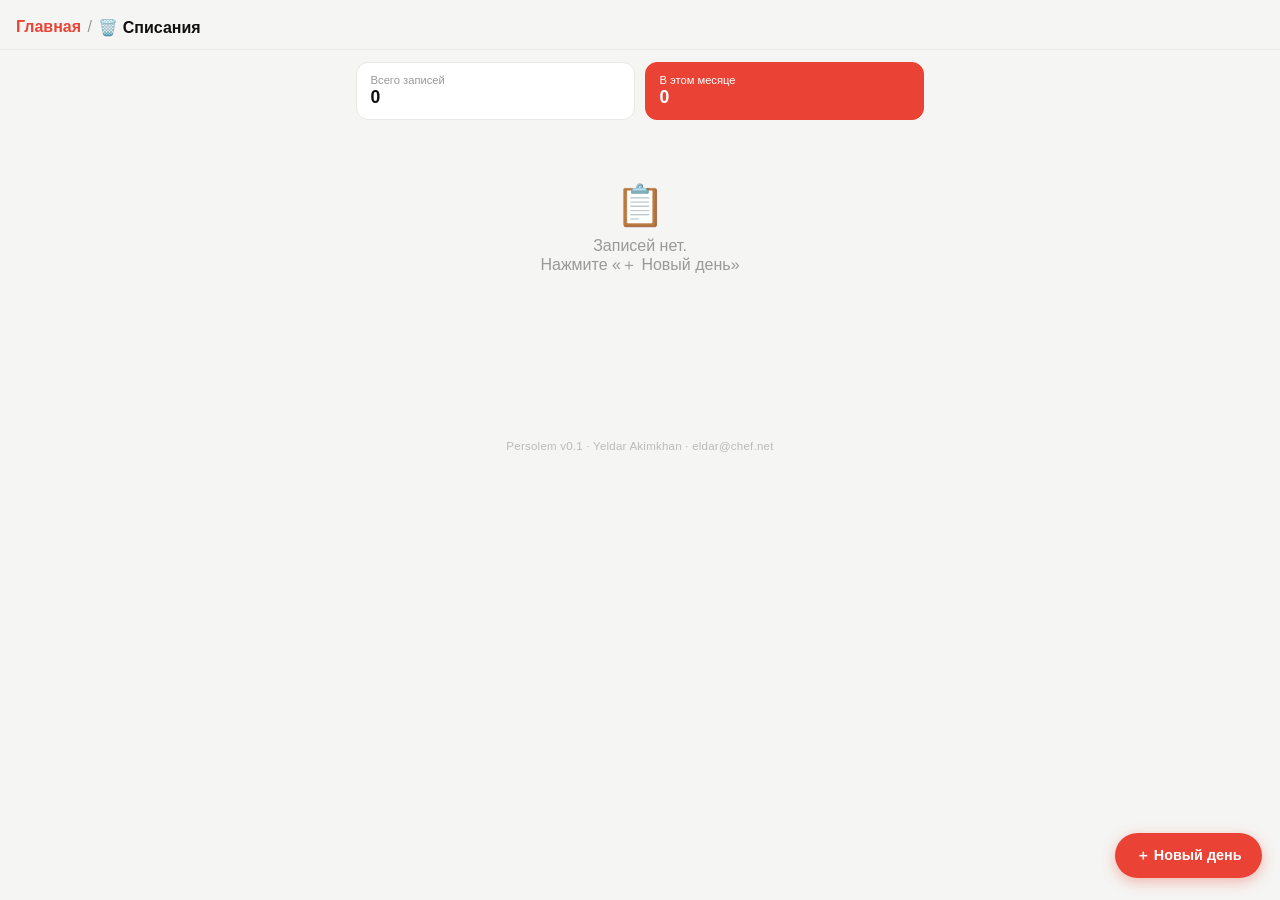
<file: writeoffs.html>
<!DOCTYPE html>
<html lang="ru">
<head>
  <meta charset="UTF-8">
  <meta name="viewport" content="width=device-width, initial-scale=1.0, maximum-scale=1.5, user-scalable=yes">
  <title>Auyl · Списания</title>
  <style>
    *,*::before,*::after{box-sizing:border-box;margin:0;padding:0}
    :root{--acc:#ea4335;--bg:#f5f5f3;--card:#fff;--brd:#e8e8e6;--txt:#111;--mut:#999}
    body{font-family:-apple-system,BlinkMacSystemFont,'Segoe UI',sans-serif;background:var(--bg);color:var(--txt);min-height:100vh}

    /* ─── LIST VIEW ─── */
    #vList{padding-bottom:5rem}
    .topbar{display:flex;align-items:center;gap:.75rem;padding:1.1rem 1rem .8rem;position:sticky;top:0;background:var(--bg);z-index:10;border-bottom:1px solid var(--brd)}
    .back{text-decoration:none;color:var(--acc);font-size:1.3rem}
    .topbar h1{font-size:1.05rem;font-weight:700;flex:1}
    .crumbs{flex:1;display:flex;align-items:center;gap:.4rem;font-size:1rem;font-weight:700;min-width:0}
    .crumbs a{color:var(--acc);text-decoration:none;font-weight:600}
    .crumbs a:hover{text-decoration:underline}
    .crumbs .csep{color:var(--mut);font-weight:400}
    .crumbs .ccur{overflow:hidden;text-overflow:ellipsis;white-space:nowrap}
    .summary{display:flex;gap:.6rem;padding:.75rem 1rem .4rem;max-width:600px;margin:0 auto}
    .sc{flex:1;background:var(--card);border:1px solid var(--brd);border-radius:12px;padding:.65rem .85rem}
    .sc .lb{font-size:.7rem;color:var(--mut)}
    .sc .vl{font-size:1.1rem;font-weight:700;margin-top:.1rem}
    .sc.hi{background:var(--acc);border-color:var(--acc)}
    .sc.hi .lb,.sc.hi .vl{color:#fff}
    .rlist{max-width:600px;margin:0 auto;padding:.5rem 1rem;display:flex;flex-direction:column;gap:.55rem}
    .rcard{background:var(--card);border:1px solid var(--brd);border-radius:14px;padding:.9rem 1rem;display:flex;align-items:center;gap:.75rem;position:relative;overflow:hidden}
    .rcard::before{content:'';position:absolute;left:0;top:0;bottom:0;width:3px;background:var(--acc);border-radius:14px 0 0 14px}
    .ri{flex:1}
    .ri .rd{font-weight:700;font-size:.95rem}
    .ri .rs{font-size:.77rem;color:var(--mut);margin-top:.1rem}
    .rac{display:flex;gap:.4rem}
    .rbtn{background:none;border:1px solid var(--brd);border-radius:8px;padding:.3rem .6rem;font-size:.78rem;cursor:pointer;color:var(--mut)}
    .rbtn.d:hover{color:var(--acc);border-color:var(--acc)}
    .empty{text-align:center;color:var(--mut);padding:3rem 1rem}
    .empty .big{font-size:2.5rem;margin-bottom:.5rem}
    .fab{position:fixed;bottom:1.4rem;right:1.1rem;background:var(--acc);color:#fff;border:none;border-radius:50px;padding:.8rem 1.3rem;font-size:.9rem;font-weight:600;cursor:pointer;box-shadow:0 4px 14px rgba(234,67,53,.35);z-index:20;display:flex;align-items:center;gap:.4rem;transition:transform .12s}
    .fab:active{transform:scale(.95)}

    /* ─── FORM VIEW ─── */
    #vForm{display:none;position:fixed;inset:0;background:var(--bg);z-index:50;overflow-y:auto}
    .ftopbar{display:flex;align-items:center;justify-content:space-between;padding:1rem;background:var(--bg);border-bottom:1px solid var(--brd);position:sticky;top:0;z-index:10}
    .ftopbar .ft{font-weight:700;font-size:.98rem}
    .bclose{background:none;border:none;font-size:1.1rem;color:var(--mut);cursor:pointer;padding:.3rem .5rem}
    .bsave{background:var(--acc);color:#fff;border:none;border-radius:10px;padding:.45rem .9rem;font-size:.88rem;font-weight:600;cursor:pointer}
    .fbody{padding:.75rem 1rem 4rem;max-width:600px;margin:0 auto}

    /* header */
    .fhdr{background:var(--card);border:1px solid var(--brd);border-radius:14px;padding:.9rem 1rem;margin-bottom:.7rem;display:flex;gap:.7rem;flex-wrap:wrap}
    .fhf{flex:1;min-width:140px}
    .fhf label{display:block;font-size:.72rem;color:var(--mut);margin-bottom:.25rem;font-weight:500}
    .fhf input{width:100%;border:1px solid var(--brd);border-radius:8px;padding:.5rem .65rem;font-size:.88rem;color:var(--txt);background:var(--bg);outline:none;font-family:inherit}
    .fhf input:focus{border-color:var(--acc)}

    /* section */
    .sec{background:var(--card);border:1px solid var(--brd);border-radius:14px;margin-bottom:.65rem;overflow:hidden}
    .shead{padding:.6rem .9rem;display:flex;align-items:center;justify-content:space-between}
    .stitle{font-size:.85rem;font-weight:700}
    .sart{font-size:.72rem;opacity:.8;margin-left:.3rem}
    .sadd{background:rgba(255,255,255,.22);border:1px solid rgba(255,255,255,.35);border-radius:7px;padding:.18rem .5rem;font-size:.73rem;font-weight:600;cursor:pointer;white-space:nowrap;color:inherit}

    /* rows */
    .irow{display:flex;align-items:center;gap:.4rem;padding:.38rem .9rem;border-top:1px solid var(--brd)}
    .iname{flex:1;font-size:.82rem}
    .iname.ed{border:none;border-radius:7px;padding:.28rem .45rem;background:var(--bg);outline:none;font-family:inherit;font-size:.82rem;color:var(--txt);min-width:0}
    .iname.ed:focus{background:#efefed}
    .iqty{width:68px;border:1px solid var(--brd);border-radius:7px;padding:.28rem .45rem;font-size:.84rem;text-align:right;background:var(--bg);outline:none;font-family:inherit;color:var(--txt)}
    .iqty:focus{border-color:var(--acc)}
    .iunit{width:52px;border:1px solid var(--brd);border-radius:7px;padding:.28rem .35rem;font-size:.74rem;background:var(--bg);outline:none;font-family:inherit;color:var(--txt)}
    .idel{background:none;border:none;color:#ddd;font-size:.9rem;cursor:pointer;padding:.1rem;flex-shrink:0}
    .idel:hover{color:var(--acc)}
    .sublbl{padding:.45rem .9rem .2rem;font-size:.73rem;font-weight:700;color:var(--mut);background:#f8f8f6;border-top:1px solid var(--brd);letter-spacing:.02em}
    .subaddbtn{display:flex;justify-content:flex-start;padding:.35rem .9rem;border-top:1px solid var(--brd);background:#fafaf8}
    .subaddbtn button{background:none;border:1px dashed var(--brd);border-radius:7px;padding:.22rem .6rem;font-size:.74rem;color:var(--mut);cursor:pointer}
    .subaddbtn button:hover{border-color:var(--acc);color:var(--acc)}

    /* signatures */
    .sigs{background:var(--card);border:1px solid var(--brd);border-radius:14px;padding:.9rem 1rem;margin-bottom:.65rem}
    .sigs h3{font-size:.8rem;color:var(--mut);margin-bottom:.6rem;font-weight:600}
    .sigrow{display:flex;align-items:center;gap:.7rem;margin-bottom:.5rem}
    .sigrow label{font-size:.82rem;width:95px;flex-shrink:0;color:var(--mut)}
    .sigrow input{flex:1;border:none;border-bottom:1px solid var(--brd);padding:.3rem 0;font-size:.88rem;background:none;outline:none;font-family:inherit;color:var(--txt)}
    .sigrow input:focus{border-bottom-color:var(--acc)}

    .exprow{margin-top:.3rem}
    .bexp{width:100%;background:#1a73e8;color:#fff;border:none;border-radius:12px;padding:.78rem;font-size:.92rem;font-weight:600;cursor:pointer}
    .bexp:active{opacity:.85}
  </style>
</head>
<body>

<!-- ══════════ LIST ══════════ -->
<div id="vList">
  <div class="topbar">
    <nav class="crumbs">
      <a href="index.html">Главная</a>
      <span class="csep">/</span>
      <span class="ccur">🗑️ Списания</span>
    </nav>
  </div>
  <div class="summary">
    <div class="sc"><div class="lb">Всего записей</div><div class="vl" id="sTot">0</div></div>
    <div class="sc hi"><div class="lb">В этом месяце</div><div class="vl" id="sMon">0</div></div>
  </div>
  <div class="rlist" id="rList"></div>
  <button class="fab" onclick="newRec()">＋ Новый день</button>
</div>

<!-- ══════════ FORM ══════════ -->
<div id="vForm">
  <div class="ftopbar">
    <button class="bclose" onclick="closeForm()">✕</button>
    <span class="ft">Списание</span>
    <button class="bsave" onclick="saveRec()">Сохранить</button>
  </div>
  <div class="fbody">
    <div class="fhdr">
      <div class="fhf"><label>Дата</label><input type="date" id="fDate"></div>
      <div class="fhf"><label>Су-шефы</label><input type="text" id="fChefs" placeholder="Гаухар, Ельдар..."></div>
    </div>
    <div id="fSections"></div>
    <div class="sigs">
      <h3>Подписи</h3>
      <div class="sigrow"><label>Шеф-повар:</label><input type="text" id="fChef" placeholder="ФИО"></div>
      <div class="sigrow"><label>Директор:</label><input type="text" id="fDir" placeholder="ФИО"></div>
    </div>
    <div class="exprow"><button class="bexp" onclick="doExport()">📊 Экспорт / Печать</button></div>
  </div>
</div>

<script>
// ════ TEMPLATE ════
const SECS = [
  { id:'sluzh', title:'Служебное питание', art:null, bg:'#2e7d32',
    items:[{n:'Сахар',u:'кг'},{n:'Лук репчатый п/ф',u:'кг'},{n:'Картофель п/ф',u:'кг'},
           {n:'Морковь п/ф',u:'кг'},{n:'Яйцо',u:'шт'},{n:'Соль',u:'г'},
           {n:'Масло растительное',u:'л'},{n:'Мука в/с',u:'кг'},
           {n:'Курица тушка кус вкус',u:'кг'},{n:'Помидоры',u:'г'},
           {n:'Черри',u:'г'},{n:'Сметана',u:'г'},{n:'Петрушка',u:'г'},
           {n:'Перец болгарский перец',u:'г'}] },

  { id:'porcha', title:'Порча', art:'124 статья', bg:'#b71c1c',
    items:[{n:'Куриный бульон п/ф',u:'г'},{n:'Жая бульон п/ф',u:'г'},
           {n:'Лепешка тандыр п/ф',u:'шт'},{n:'Самса батат п/ф',u:'шт'},
           {n:'Самса с кониной п/ф',u:'шт'},{n:'Самса со шпинатом п/ф',u:'шт'},
           {n:'Плов п/ф',u:'кг'},{n:'Плов мясо п/ф',u:'г'},
           {n:'Ромэско соус п/ф',u:'г'}] },

  { id:'pere', title:'Перемещения', art:null, bg:'#1565c0',
    sub:[{id:'b2k',lbl:'С бара на кухню:'},{id:'k2b',lbl:'С кухни на бар:'}] },

  { id:'open', title:'Open Food', art:null, bg:'#e65100',
    items:[{n:'Вяленая конина',u:'г'}] },

  { id:'ukr', title:'Украшения', art:'513 статья', bg:'#6a1b9a',
    items:[{n:'Бауырсаки',u:'порции'}] },

  { id:'mkt', title:'Маркетинг', art:'508 статья', bg:'#00695c',
    items:[{n:'Чак-чак',u:'кг'}] },

  { id:'menu', title:'Меню', art:'512 статья', bg:'#0277bd', items:[] },
  { id:'otr',  title:'Отработки', art:'129 статья', bg:'#e65100', items:[] },

  { id:'nev', title:'Невозвратные отходы', art:null, bg:'#546e7a', unitHdr:'кг/л',
    items:[{n:'Масло растительное',u:'л'}] },
];
const UNITS = ['кг','г','л','мл','шт','порции','уп'];
const KEY = 'auyl_wo_v3';
let records=[], editId=null, fs={};

// ════ STORAGE ════
function load(){try{records=JSON.parse(localStorage.getItem(KEY))||[];}catch{records=[];}}
function persist(){try{localStorage.setItem(KEY,JSON.stringify(records));}catch{alert('Хранилище заполнено');}}

// ════ LIST ════
function renderList(){
  const now=new Date(), mon=`${now.getFullYear()}-${String(now.getMonth()+1).padStart(2,'0')}`;
  document.getElementById('sTot').textContent=records.length;
  document.getElementById('sMon').textContent=records.filter(r=>r.date.startsWith(mon)).length;
  const el=document.getElementById('rList');
  const sorted=[...records].sort((a,b)=>b.date.localeCompare(a.date));
  if(!sorted.length){el.innerHTML=`<div class="empty"><div class="big">📋</div>Записей нет.<br>Нажмите «＋ Новый день»</div>`;return;}
  el.innerHTML=sorted.map(r=>`
    <div class="rcard">
      <div class="ri">
        <div class="rd">${fmtD(r.date)}</div>
        <div class="rs">${r.chefs?'👨‍🍳 '+esc(r.chefs):'Су-шефы не указаны'}</div>
      </div>
      <div class="rac">
        <button class="rbtn" onclick="editRec('${r.id}')">✏️</button>
        <button class="rbtn" onclick="exportById('${r.id}')">📊</button>
        <button class="rbtn d" onclick="delRec('${r.id}')">🗑</button>
      </div>
    </div>`).join('');
}

// ════ FORM STATE INIT ════
function initFs(){
  fs={date:'',chefs:'',chef:'',dir:''};
  SECS.forEach(s=>{
    if(s.sub){ s.sub.forEach(sb=>{fs[sb.id]={custom:[]};});}
    else{ fs[s.id]={items:s.items.map(i=>({n:i.n,u:i.u,q:''})),custom:[]}; }
  });
}
function fsFromRec(r){
  fs={date:r.date||'',chefs:r.chefs||'',chef:r.chef||'',dir:r.dir||''};
  SECS.forEach(s=>{
    if(s.sub){
      s.sub.forEach(sb=>{ fs[sb.id]=r[sb.id]||{custom:[]}; });
    } else {
      const sv=r[s.id]||{};
      fs[s.id]={
        items:s.items.map((t,i)=>({n:t.n,u:t.u,q:(sv.items&&sv.items[i])?sv.items[i].q:''})),
        custom:(sv.custom)||[]
      };
    }
  });
}
function fsToRec(){
  const rec={id:editId||Date.now().toString(),date:fs.date,chefs:fs.chefs,chef:fs.chef,dir:fs.dir};
  SECS.forEach(s=>{
    if(s.sub){ s.sub.forEach(sb=>{rec[sb.id]=fs[sb.id];}); }
    else{ rec[s.id]={items:fs[s.id].items,custom:fs[s.id].custom}; }
  });
  return rec;
}

// ════ RENDER FORM ════
function renderSecs(){
  document.getElementById('fSections').innerHTML=SECS.map(s=>renderSec(s)).join('');
}
const unitOpts=u=>UNITS.map(x=>`<option${x===u?' selected':''}>${x}</option>`).join('');

function renderSec(s){
  const hs=`background:${s.bg};color:#fff;`;
  const artH=s.art?`<span class="sart">${s.art}</span>`:'';

  if(s.sub){
    const subsH=s.sub.map(sb=>{
      const rows=(fs[sb.id]?.custom||[]).map((c,i)=>custRow(sb.id,i,c.n,c.q,c.u)).join('');
      return `<div class="sublbl">${sb.lbl}</div>${rows}
        <div class="subaddbtn"><button onclick="addC('${sb.id}')">+ Добавить позицию</button></div>`;
    }).join('');
    return `<div class="sec"><div class="shead" style="${hs}"><span class="stitle">${s.title}</span>${artH}</div>${subsH}</div>`;
  }

  const st=fs[s.id];
  const fixH=(st.items||[]).map((it,i)=>`
    <div class="irow">
      <span class="iname">${esc(it.n)}</span>
      <input class="iqty" type="number" value="${it.q||''}" min="0" step="0.001" placeholder="0"
        oninput="fs['${s.id}'].items[${i}].q=this.value">
      <select class="iunit" onchange="fs['${s.id}'].items[${i}].u=this.value">${unitOpts(it.u)}</select>
    </div>`).join('');
  const cusH=(st.custom||[]).map((c,i)=>custRow(s.id,i,c.n,c.q,c.u)).join('');

  return `<div class="sec">
    <div class="shead" style="${hs}">
      <span class="stitle">${s.title}${artH}</span>
      <button class="sadd" onclick="addC('${s.id}')">+ Добавить</button>
    </div>
    ${fixH}${cusH}
  </div>`;
}
function custRow(sid,i,n,q,u){
  return `<div class="irow">
    <input class="iname ed" value="${esc(n)}" placeholder="Наименование" oninput="fs['${sid}'].custom[${i}].n=this.value">
    <input class="iqty" type="number" value="${q||''}" min="0" step="0.001" placeholder="0" oninput="fs['${sid}'].custom[${i}].q=this.value">
    <select class="iunit" onchange="fs['${sid}'].custom[${i}].u=this.value">${unitOpts(u||'кг')}</select>
    <button class="idel" onclick="delC('${sid}',${i})">✕</button>
  </div>`;
}
function addC(sid){
  if(!fs[sid]) fs[sid]={custom:[]};
  fs[sid].custom.push({n:'',q:'',u:'кг'});
  renderSecs();
}
function delC(sid,i){ fs[sid].custom.splice(i,1); renderSecs(); }

// ════ OPEN/CLOSE FORM ════
function newRec(){
  editId=null; initFs();
  fs.date=new Date().toISOString().slice(0,10);
  openForm();
}
function editRec(id){
  const r=records.find(x=>x.id===id); if(!r) return;
  editId=id; fsFromRec(r); openForm();
}
function openForm(){
  document.getElementById('fDate').value=fs.date;
  document.getElementById('fChefs').value=fs.chefs;
  document.getElementById('fChef').value=fs.chef;
  document.getElementById('fDir').value=fs.dir;
  renderSecs();
  document.getElementById('vForm').style.display='block';
  document.getElementById('vForm').scrollTop=0;
  document.getElementById('vList').style.display='none';
}
function closeForm(){
  document.getElementById('vForm').style.display='none';
  document.getElementById('vList').style.display='';
}
function saveRec(){
  fs.date=document.getElementById('fDate').value;
  fs.chefs=document.getElementById('fChefs').value;
  fs.chef=document.getElementById('fChef').value;
  fs.dir=document.getElementById('fDir').value;
  if(!fs.date){alert('Укажите дату');return;}
  const rec=fsToRec();
  if(editId){const i=records.findIndex(r=>r.id===editId);if(i>=0)records[i]=rec;}
  else records.push(rec);
  persist(); closeForm(); renderList();
}
function delRec(id){
  if(!confirm('Удалить запись?'))return;
  records=records.filter(r=>r.id!==id);
  persist(); renderList();
}

// ════ EXPORT ════
function doExport(){
  fs.date=document.getElementById('fDate').value;
  fs.chefs=document.getElementById('fChefs').value;
  fs.chef=document.getElementById('fChef').value;
  fs.dir=document.getElementById('fDir').value;
  genExport(fs);
}
function exportById(id){
  const r=records.find(x=>x.id===id); if(!r) return;
  const tmp={date:r.date,chefs:r.chefs,chef:r.chef,dir:r.dir};
  SECS.forEach(s=>{
    if(s.sub){s.sub.forEach(sb=>{tmp[sb.id]=r[sb.id]||{custom:[]};});}
    else{tmp[s.id]=r[s.id]||{items:s.items.map(i=>({n:i.n,u:i.u,q:''})),custom:[]};}
  });
  genExport(tmp);
}

function getRows(st, tmpl){
  const items=(st?.items||tmpl.map(i=>({n:i.n,u:i.u,q:''}))).map(i=>[i.n, i.q?`${i.q} ${i.u}`:'']);
  const custom=(st?.custom||[]).filter(c=>c.n).map(c=>[c.n, c.q?`${c.q} ${c.u}`:'']);
  return [...items,...custom];
}
function getCust(st){ return (st?.custom||[]).filter(c=>c.n).map(c=>[c.n, c.q?`${c.q} ${c.u}`:'']); }

function genExport(d){
  const sluzh=getRows(d.sluzh, SECS[0].items);
  const porcha=getRows(d.porcha, SECS[1].items);
  const b2k=getCust(d.b2k), k2b=getCust(d.k2b);
  const openF=getRows(d.open, SECS[3].items);
  const ukr=getRows(d.ukr, SECS[4].items);
  const mkt=getRows(d.mkt, SECS[5].items);
  const menu=getRows(d.menu,[]); const otr=getRows(d.otr,[]);
  const nev=getRows(d.nev, SECS[8].items);

  // Build 4 columns matching the spreadsheet layout
  const c1=[...sluzh];
  const c2=[
    ...porcha,['',''],
    ['Перемещения','кг'],['С бара на кухню:',''],
    ...b2k,...Array(Math.max(0,3-b2k.length)).fill(['','']),
    ['С кухни на бар:',''],...k2b,...Array(Math.max(0,3-k2b.length)).fill(['',''])
  ];
  const c3=[
    ...openF,['',''],
    ['Украшения (513 статья)','кг'],...ukr,['',''],
    ['Маркетинг (508 статья)','кг'],...mkt
  ];
  const c4=[
    ['Меню (512 статья)','кг'],...menu,
    ...Array(Math.max(0,4-menu.length)).fill(['','']),
    ['Отработки (129 статья)','кг'],...otr,
    ...Array(Math.max(0,3-otr.length)).fill(['','']),
    ['Невозвратные отходы','кг/л'],...nev,
    ['',''],['',''],['',''],
    [`Шеф-повар: ${d.chef||''}`,``],
    [`Директор: ${d.dir||''}`,``]
  ];

  const len=Math.max(c1.length,c2.length,c3.length,c4.length);
  const pad=a=>{while(a.length<len)a.push(['','']);return a;};
  pad(c1);pad(c2);pad(c3);pad(c4);

  const SEC_HEADS=['Перемещения','С бара','С кухни','Украшения','Маркетинг','Меню','Отработки','Невозвратные','Шеф-повар','Директор','Open Food'];
  function cs(txt){
    if(!txt) return '';
    if(['Перемещения','С бара на кухню:','С кухни на бар:'].some(x=>txt.startsWith(x))) return 'background:#dae8fc;font-weight:bold;font-style:italic;';
    if(['Украшения','Маркетинг','Open Food','Меню','Отработки','Невозвратные'].some(x=>txt.startsWith(x))) return 'background:#dae8fc;font-weight:bold;';
    if(txt.startsWith('Шеф') || txt.startsWith('Директор')) return 'background:#fff2cc;';
    return '';
  }

  const rows=Array.from({length:len},(_,i)=>`<tr>
    <td style="${cs(c1[i][0])}">${c1[i][0]||'&nbsp;'}</td><td style="text-align:right;font-weight:${c1[i][1]?'bold':'normal'}">${c1[i][1]||''}</td>
    <td style="${cs(c2[i][0])}">${c2[i][0]||'&nbsp;'}</td><td style="text-align:right;font-weight:${c2[i][1]?'bold':'normal'}">${c2[i][1]||''}</td>
    <td style="${cs(c3[i][0])}">${c3[i][0]||'&nbsp;'}</td><td style="text-align:right;font-weight:${c3[i][1]?'bold':'normal'}">${c3[i][1]||''}</td>
    <td style="${cs(c4[i][0])}">${c4[i][0]||'&nbsp;'}</td><td style="text-align:right;font-weight:${c4[i][1]?'bold':'normal'}">${c4[i][1]||''}</td>
  </tr>`).join('');

  const dateStr=d.date?d.date.split('-').reverse().join('.'):'';
  const html=`<!DOCTYPE html><html lang="ru"><head><meta charset="UTF-8">
<title>Списания ${dateStr}</title>
<style>
  body{font-family:Arial,sans-serif;font-size:11px;margin:8mm}
  table{border-collapse:collapse;width:100%}
  td,th{border:1px solid #888;padding:3px 6px;vertical-align:top}
  .main-header{background:#4472c4;color:#fff;text-align:center;font-size:14px;font-weight:bold}
  .col1{background:#d9ead3;font-weight:bold}
  .col2{background:#f4cccc;font-weight:bold}
  .col3{background:#fce5cd;font-weight:bold}
  .col4{background:#d0e0f4;font-weight:bold}
  @media print{button{display:none}}
</style></head><body>
<button onclick="window.print()" style="margin-bottom:8px;padding:5px 12px;cursor:pointer;font-size:12px">🖨 Печать</button>
<table>
  <tr><td colspan="8" class="main-header">Списания</td></tr>
  <tr>
    <td colspan="6"><b>Су-шефы: ${esc(d.chefs||'')}</b></td>
    <td colspan="2" style="text-align:right"><b>Дата: ${dateStr}</b></td>
  </tr>
  <tr>
    <th class="col1" colspan="2">Служебное питание&nbsp;&nbsp;кг</th>
    <th class="col2" colspan="2">Порча (124 статья)&nbsp;&nbsp;кг</th>
    <th class="col3" colspan="2">Open Food&nbsp;&nbsp;кг</th>
    <th class="col4" colspan="2">Меню (512 статья)&nbsp;&nbsp;кг</th>
  </tr>
  ${rows}
</table></body></html>`;

  const w=window.open('','_blank');
  w.document.write(html); w.document.close();
}

// ════ HELPERS ════
function fmtD(d){if(!d)return'';const[y,m,dy]=d.split('-');return`${dy}.${m}.${y}`;}
function esc(s){return(s||'').replace(/&/g,'&amp;').replace(/</g,'&lt;').replace(/>/g,'&gt;');}

// ════ INIT ════
load(); renderList();
</script>
<footer style="text-align:center;padding:1.6rem 1rem 2.2rem;color:#bbb;font-size:.72rem;letter-spacing:.02em;line-height:1.5">Persolem v0.1 · Yeldar Akimkhan · eldar@chef.net</footer>
</body>
</html>
</file>
<file: style.css>
/* ============================================================
   Auyl Purchasing Management — styling to match Auyl home
   ============================================================ */

*, *::before, *::after { box-sizing: border-box; margin: 0; padding: 0; }

:root {
  --bg: #f5f5f3;
  --card: #ffffff;
  --border: #e8e8e6;
  --ink: #111111;
  --muted: #999999;
  --faint: #bbbbbb;
  --green: #34a853;
  --green-dark: #2c8c45;
  --blue: #1a73e8;
  --radius: 18px;
  --radius-sm: 12px;
}

body {
  font-family: -apple-system, BlinkMacSystemFont, 'Segoe UI', Helvetica, sans-serif;
  background: var(--bg);
  color: var(--ink);
  min-height: 100vh;
  -webkit-font-smoothing: antialiased;
  padding-bottom: 2rem;
}

.main-container {
  max-width: 620px;
  margin: 0 auto;
  padding: 1.25rem 1rem 0;
}

/* ── Breadcrumbs ── */
.crumbs {
  display: flex;
  align-items: center;
  gap: 0.4rem;
  font-size: 1rem;
  font-weight: 700;
  padding: 0.6rem 0.25rem 0;
  min-width: 0;
}
.crumbs a { color: var(--green); text-decoration: none; font-weight: 600; }
.crumbs a:hover { text-decoration: underline; }
.crumbs .csep { color: var(--faint); font-weight: 400; }
.crumbs .ccur { overflow: hidden; text-overflow: ellipsis; white-space: nowrap; }

/* ── Brand header ── */
.brand {
  display: flex;
  align-items: center;
  gap: 0.85rem;
  padding: 1.25rem 0.25rem 1.5rem;
}
.logo-container {
  width: 52px; height: 52px;
  flex: 0 0 auto;
  background: var(--ink);
  border-radius: 15px;
  display: flex; align-items: center; justify-content: center;
  font-size: 1.5rem;
  overflow: hidden;
}
.logo-container::after { content: "📦"; }
.logo-img { width: 100%; height: 100%; object-fit: cover; }
.logo-img:not([style*="none"]) + none { display: none; }
.brand h1 {
  font-size: 1.4rem;
  font-weight: 700;
  letter-spacing: -0.03em;
  line-height: 1.15;
}

/* ── Supplier tabs ── */
.supplier-tabs {
  display: flex;
  flex-wrap: nowrap;
  gap: 0.5rem;
  overflow-x: auto;
  padding: 0.25rem 0.25rem 1rem;
  margin: 0 -0.25rem;
  -webkit-overflow-scrolling: touch;
  scrollbar-width: none;
}
.supplier-tabs::-webkit-scrollbar { display: none; }
.tab-btn {
  flex: 0 0 auto;
  border: 1px solid var(--border);
  background: var(--card);
  color: #555;
  font-size: 0.85rem;
  font-weight: 600;
  padding: 0.6rem 1rem;
  border-radius: 999px;
  cursor: pointer;
  white-space: nowrap;
  transition: transform 0.1s ease, background 0.15s ease, color 0.15s ease, border-color 0.15s ease;
}
.tab-btn:active { transform: scale(0.95); }
.tab-btn.active {
  background: var(--green);
  border-color: var(--green);
  color: #fff;
}

/* ── Category sections ── */
.category-section {
  background: var(--card);
  border: 1px solid var(--border);
  border-radius: var(--radius);
  margin-bottom: 0.7rem;
  overflow: hidden;
}
.category-header {
  display: flex;
  align-items: center;
  gap: 0.5rem;
  padding: 0.95rem 1.1rem;
  font-weight: 650;
  font-size: 0.95rem;
  border-bottom: 1px solid var(--border);
  background: #fafafa;
}
.category-header span { font-size: 1.15rem; line-height: 1; }

.items-grid { display: flex; flex-direction: column; }

.item-row {
  display: flex;
  align-items: center;
  justify-content: space-between;
  gap: 0.75rem;
  padding: 0.7rem 1.1rem;
  border-bottom: 1px solid #f1f1ef;
}
.item-row:last-child { border-bottom: none; }

.item-name {
  font-size: 0.9rem;
  line-height: 1.3;
  flex: 1;
  min-width: 0;
}
.item-unit {
  color: var(--faint);
  font-size: 0.75rem;
  margin-left: 0.25rem;
  white-space: nowrap;
}

/* ── Quantity control ── */
.item-control {
  display: flex;
  align-items: center;
  gap: 0;
  flex: 0 0 auto;
  border: 1px solid var(--border);
  border-radius: 999px;
  overflow: hidden;
  background: #fafafa;
}
.control-btn {
  width: 38px; height: 38px;
  border: none;
  background: transparent;
  font-size: 1.25rem;
  font-weight: 500;
  color: #444;
  cursor: pointer;
  display: flex; align-items: center; justify-content: center;
  transition: background 0.12s ease;
  -webkit-tap-highlight-color: transparent;
}
.control-btn:active { background: #ececea; }
.qty-input {
  width: 52px;
  height: 38px;
  border: none;
  border-left: 1px solid var(--border);
  border-right: 1px solid var(--border);
  text-align: center;
  font-size: 0.95rem;
  font-weight: 600;
  font-family: inherit;
  background: #fff;
  color: var(--ink);
  -moz-appearance: textfield;
}
.qty-input::-webkit-outer-spin-button,
.qty-input::-webkit-inner-spin-button { -webkit-appearance: none; margin: 0; }
.qty-input:focus { outline: none; }
/* highlight rows that have a quantity */
.item-row:has(.qty-input:not([value="0"]):not([value=""])) .item-control {
  border-color: var(--green);
  background: rgba(52,168,83,0.06);
}

/* ── Order panel ── */
.order-panel {
  background: var(--card);
  border: 1px solid var(--border);
  border-radius: var(--radius);
  padding: 1.1rem 1.1rem 1.25rem;
  margin-top: 1.25rem;
}
.panel-header {
  display: flex;
  align-items: center;
  justify-content: space-between;
  gap: 0.75rem;
  margin-bottom: 0.85rem;
}
.panel-header h2 {
  font-size: 1.05rem;
  font-weight: 700;
  letter-spacing: -0.02em;
  display: flex;
  align-items: center;
  gap: 0.5rem;
  flex-wrap: wrap;
}
.live-badge {
  font-size: 0.72rem;
  font-weight: 600;
  color: var(--green);
  background: rgba(52,168,83,0.1);
  padding: 0.25rem 0.6rem;
  border-radius: 999px;
}
.action-group { display: flex; gap: 0.5rem; flex: 0 0 auto; }

.order-summary-preview {
  font-size: 0.82rem;
  line-height: 1.55;
  color: #555;
  background: #fafafa;
  border: 1px solid var(--border);
  border-radius: var(--radius-sm);
  padding: 0.8rem 0.9rem;
  margin-bottom: 1.1rem;
  max-height: 180px;
  overflow-y: auto;
}
.order-summary-preview b { color: var(--ink); font-weight: 650; }
.order-summary-preview div { margin-bottom: 0.35rem; }
.order-summary-preview div:last-child { margin-bottom: 0; }

/* ── Copy blocks ── */
.copy-section { display: flex; flex-direction: column; gap: 1rem; }
.copy-block {
  border: 1px solid var(--border);
  border-radius: var(--radius-sm);
  overflow: hidden;
}
.copy-header {
  display: flex;
  align-items: center;
  justify-content: space-between;
  flex-wrap: wrap;
  gap: 0.6rem;
  padding: 0.75rem 0.9rem;
  background: #fafafa;
  border-bottom: 1px solid var(--border);
}
.copy-header h3 {
  font-size: 0.9rem;
  font-weight: 650;
  display: flex;
  align-items: baseline;
  gap: 0.4rem;
  flex-wrap: wrap;
}
.copy-header h3 span { font-size: 0.72rem; font-weight: 500; color: var(--muted); }
.copy-actions { display: flex; gap: 0.4rem; flex-wrap: wrap; }

.copy-field {
  font-family: 'SF Mono', ui-monospace, Menlo, Consolas, monospace;
  font-size: 0.78rem;
  line-height: 1.5;
  white-space: pre-wrap;
  word-break: break-word;
  padding: 0.85rem 0.9rem;
  color: #333;
  background: #fff;
  max-height: 260px;
  overflow-y: auto;
}

/* ── Buttons ── */
.btn {
  border: none;
  border-radius: 999px;
  padding: 0.5rem 0.95rem;
  font-size: 0.8rem;
  font-weight: 600;
  font-family: inherit;
  cursor: pointer;
  white-space: nowrap;
  transition: transform 0.1s ease, opacity 0.15s ease;
  -webkit-tap-highlight-color: transparent;
}
.btn:active { transform: scale(0.95); }
.btn-secondary {
  background: #ececea;
  color: #555;
}
.btn-copy {
  background: var(--green);
  color: #fff;
  border-radius: 999px;
  border: none;
  padding: 0.5rem 0.95rem;
  font-size: 0.8rem;
  font-weight: 600;
  font-family: inherit;
  cursor: pointer;
  white-space: nowrap;
  transition: transform 0.1s ease;
  -webkit-tap-highlight-color: transparent;
}
.btn-copy:active { transform: scale(0.95); }
.btn-copy-sm { padding: 0.5rem 0.85rem; }
.btn-whatsapp {
  background: #25d366;
  color: #fff;
}

/* ── Footer ── */
footer {
  text-align: center;
  padding: 1.75rem 1rem 1rem;
  color: var(--faint);
  font-size: 0.74rem;
  letter-spacing: 0.01em;
}
.developer-credit a { color: var(--muted); text-decoration: none; }
.developer-credit a:hover { text-decoration: underline; }

/* ── Toast ── */
.toast-msg {
  position: fixed;
  bottom: 1.5rem;
  left: 50%;
  transform: translateX(-50%);
  background: var(--ink);
  color: #fff;
  font-size: 0.85rem;
  font-weight: 500;
  padding: 0.7rem 1.2rem;
  border-radius: 999px;
  box-shadow: 0 6px 20px rgba(0,0,0,0.22);
  z-index: 1000;
  animation: toastIn 0.22s ease;
}
@keyframes toastIn {
  from { opacity: 0; transform: translate(-50%, 10px); }
  to   { opacity: 1; transform: translateX(-50%); }
}

@media (min-width: 560px) {
  .item-name { font-size: 0.92rem; }
}

/* ============================================================
   Tablet / Desktop (iPad & computer) — wider, multi-column
   ============================================================ */
@media (min-width: 760px) {
  body { padding-bottom: 3rem; }

  .main-container {
    max-width: 1120px;
    padding: 1.5rem 1.75rem 0;
  }

  .brand { padding: 0.5rem 0.25rem 1.5rem; }
  .logo-container { width: 60px; height: 60px; border-radius: 17px; font-size: 1.7rem; }
  .brand h1 { font-size: 1.7rem; }

  /* tabs wrap into rows instead of horizontal scroll */
  .supplier-tabs {
    flex-wrap: wrap;
    overflow-x: visible;
    padding: 0.25rem 0 1.25rem;
    margin: 0;
  }
  .tab-btn { font-size: 0.88rem; padding: 0.6rem 1.15rem; }
  .tab-btn:hover { border-color: var(--green); color: var(--green); }
  .tab-btn.active:hover { color: #fff; }

  /* items become a responsive multi-column grid */
  .items-grid {
    display: grid;
    grid-template-columns: repeat(auto-fill, minmax(300px, 1fr));
  }
  .item-row {
    border-bottom: none;
    border-right: 1px solid #f1f1ef;
    border-top: 1px solid #f1f1ef;
  }
  /* remove top borders on the first visual row is impractical with auto-fill;
     keep a clean look by using only right + top dividers */
  .category-header { padding: 1rem 1.25rem; font-size: 1rem; }

  .control-btn:hover { background: #ececea; }

  /* order panel: summary + two copy blocks side by side */
  .order-panel { padding: 1.4rem 1.5rem 1.6rem; }
  .panel-header h2 { font-size: 1.15rem; }
  .order-summary-preview { max-height: 220px; }
  .copy-section {
    flex-direction: row;
    align-items: stretch;
  }
  .copy-block { flex: 1 1 0; display: flex; flex-direction: column; }
  .copy-field { flex: 1; max-height: 320px; }

  .btn:hover, .btn-copy:hover { opacity: 0.9; }
}

@media (min-width: 1040px) {
  .items-grid { grid-template-columns: repeat(3, 1fr); }
}
</file>
